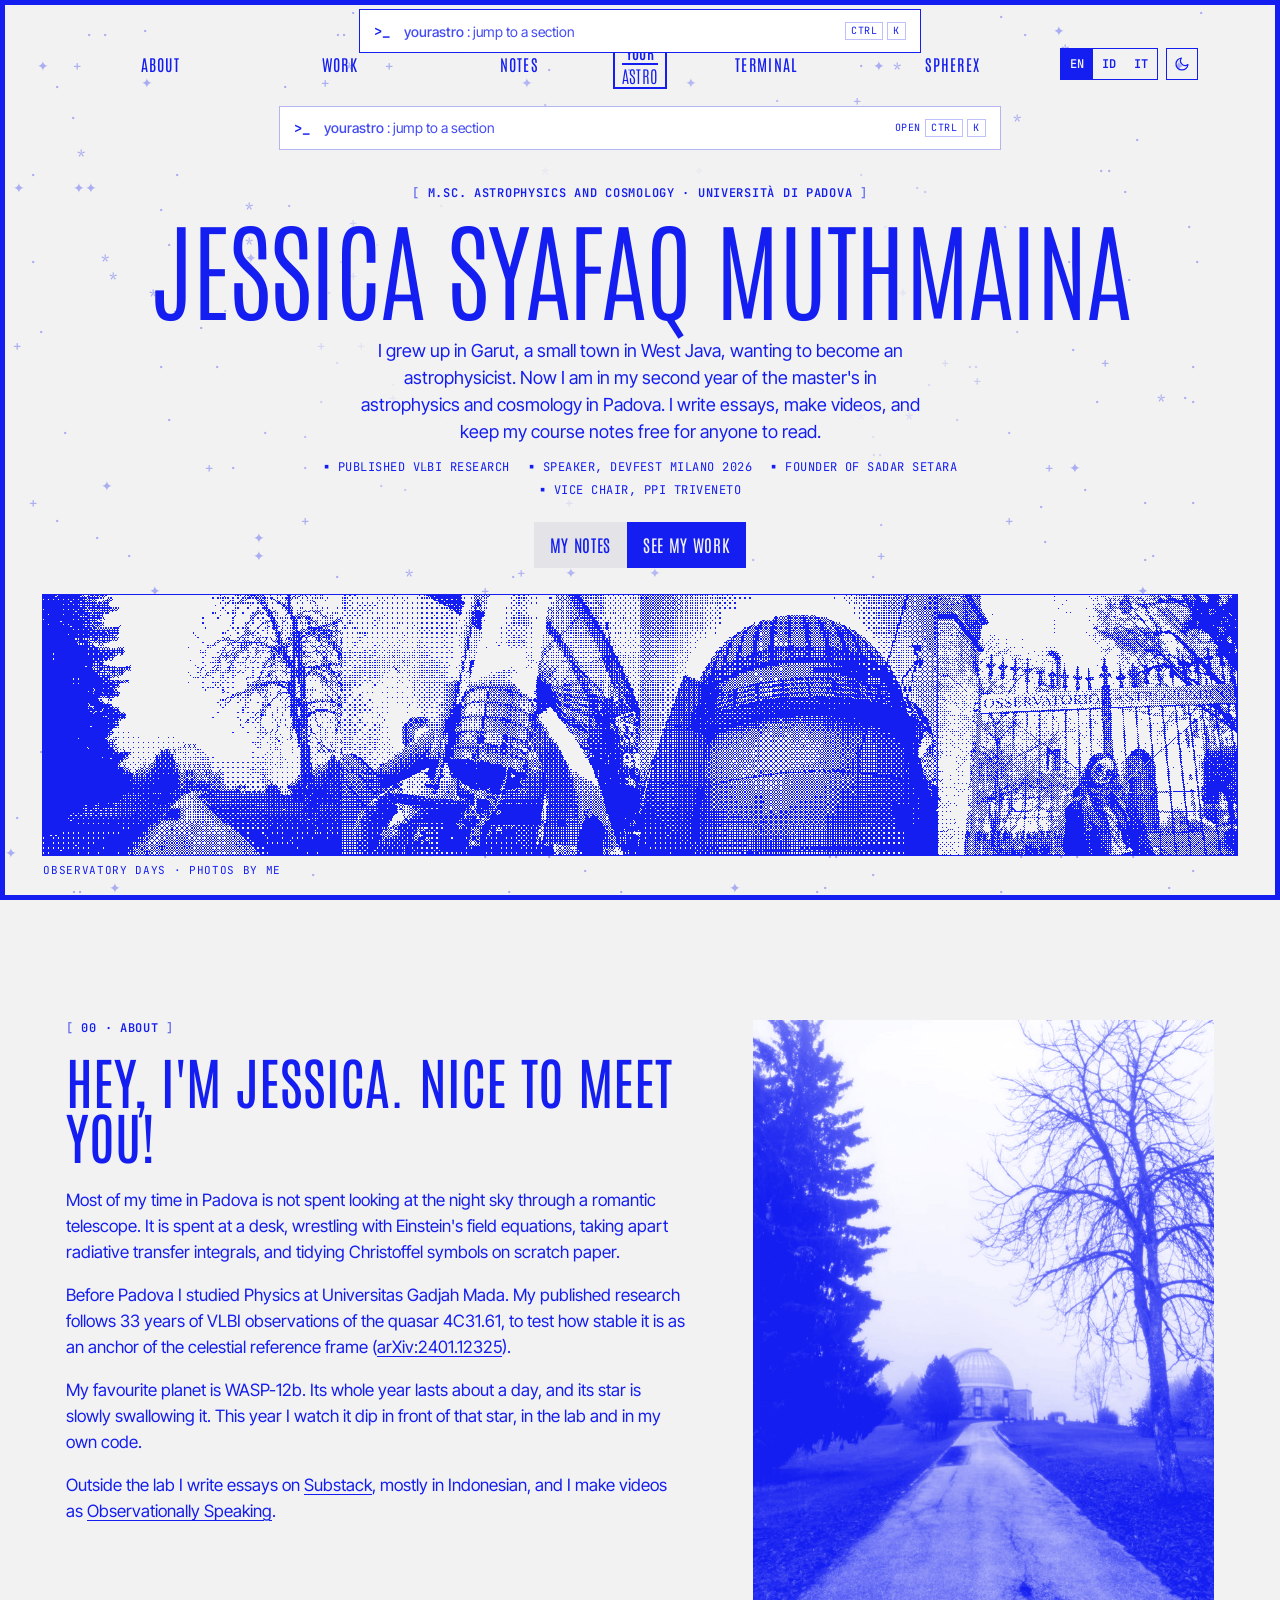
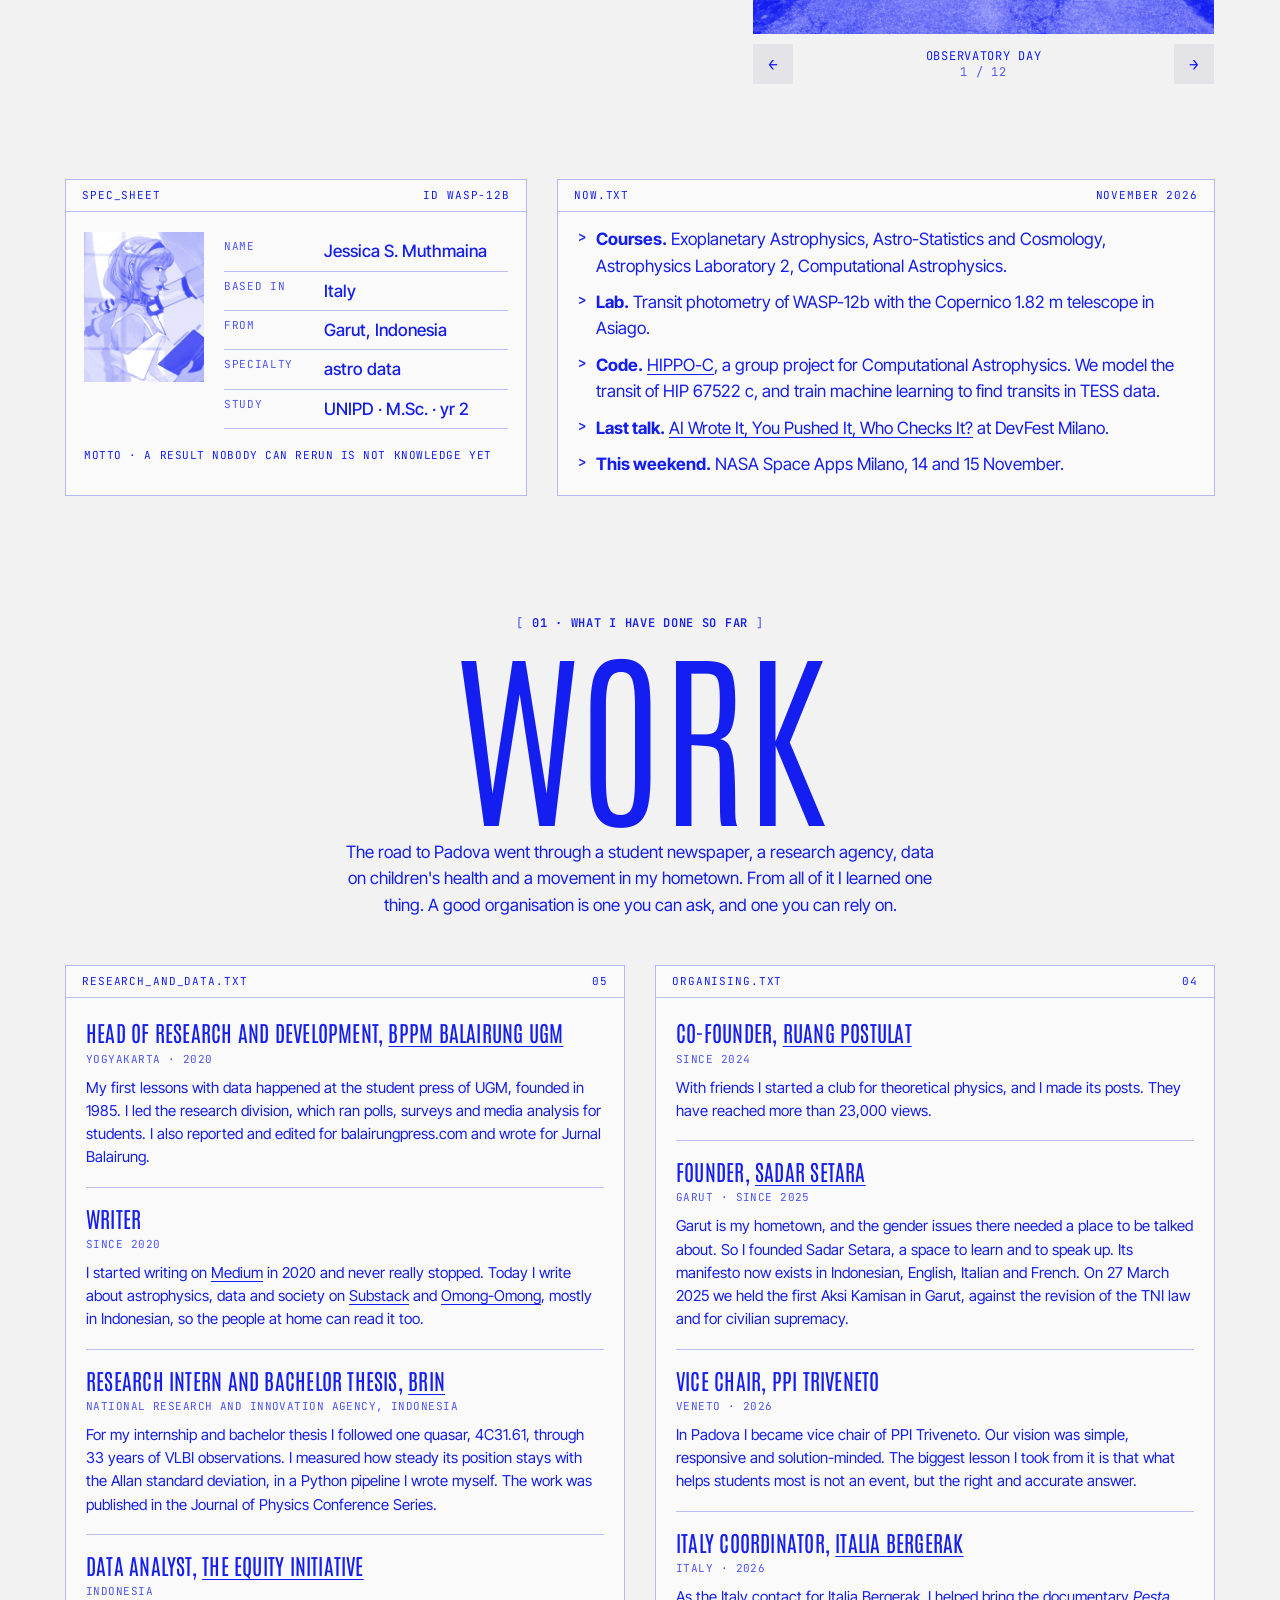
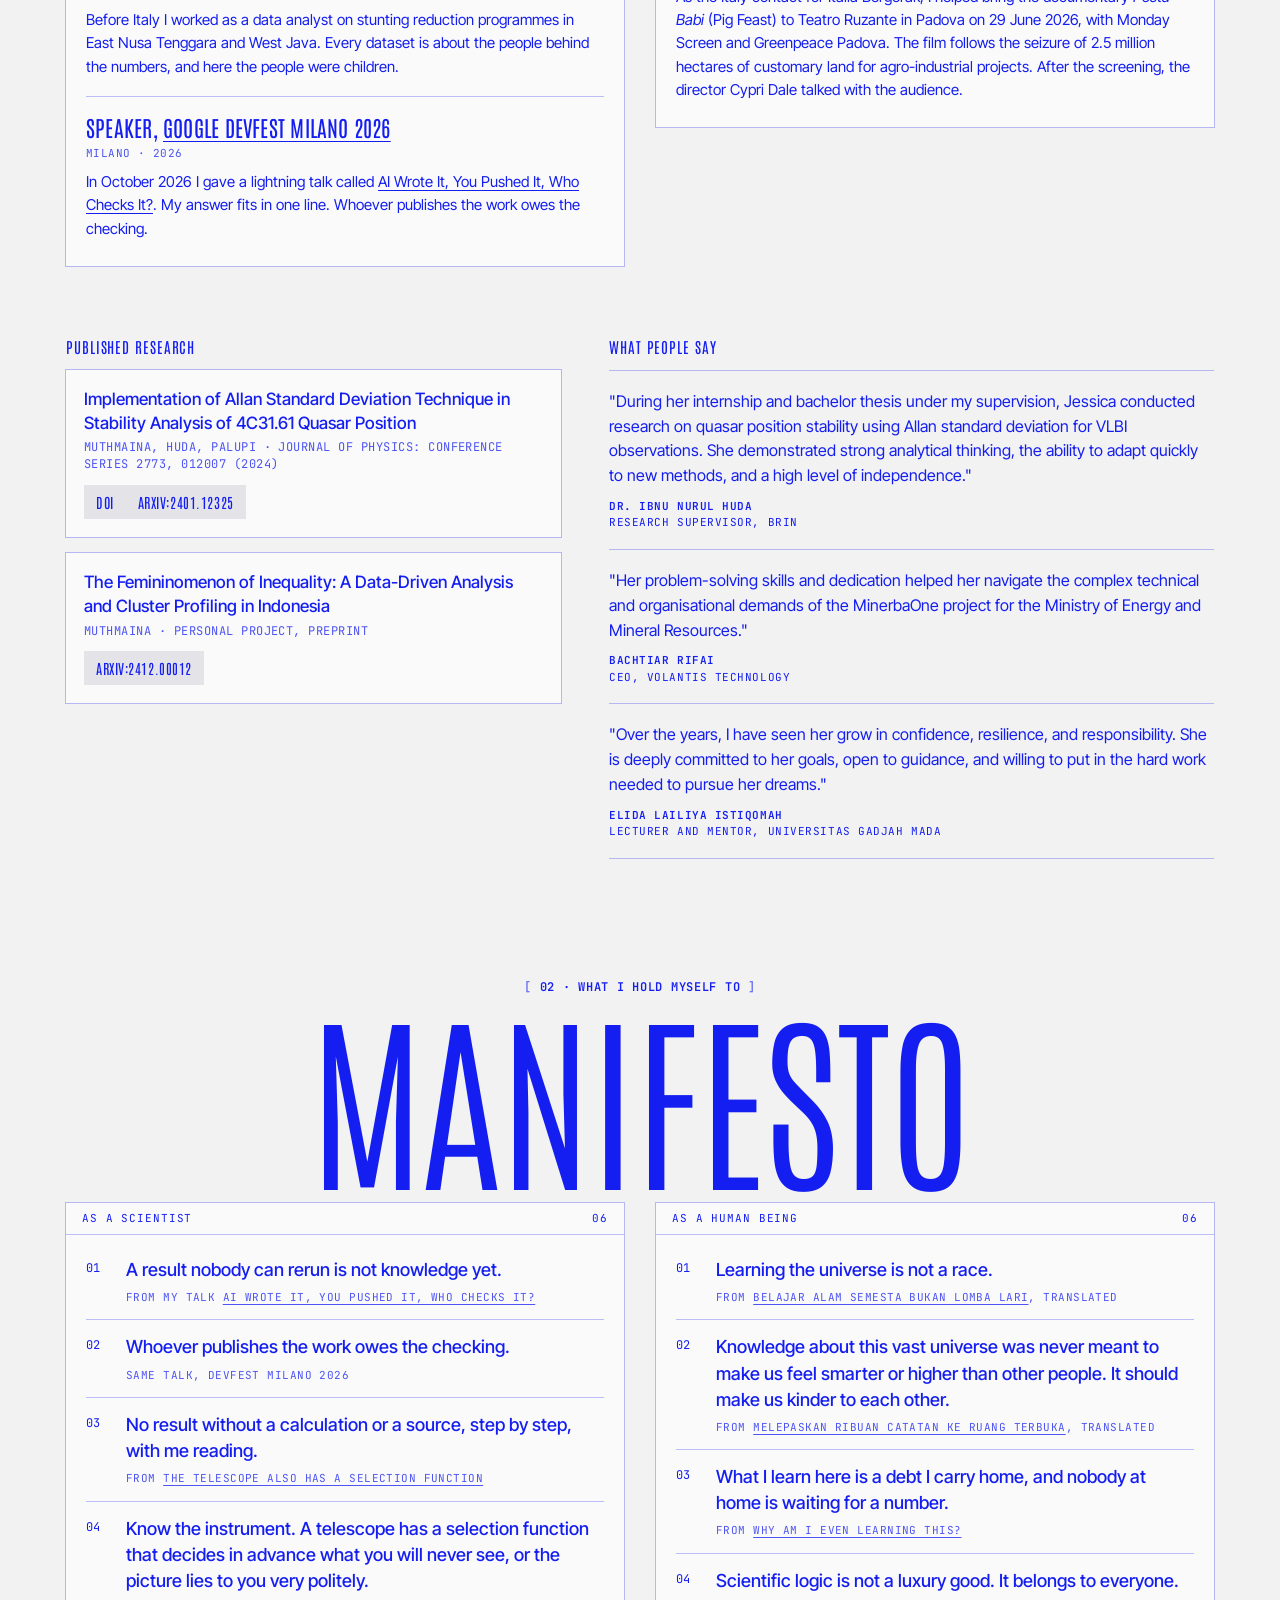
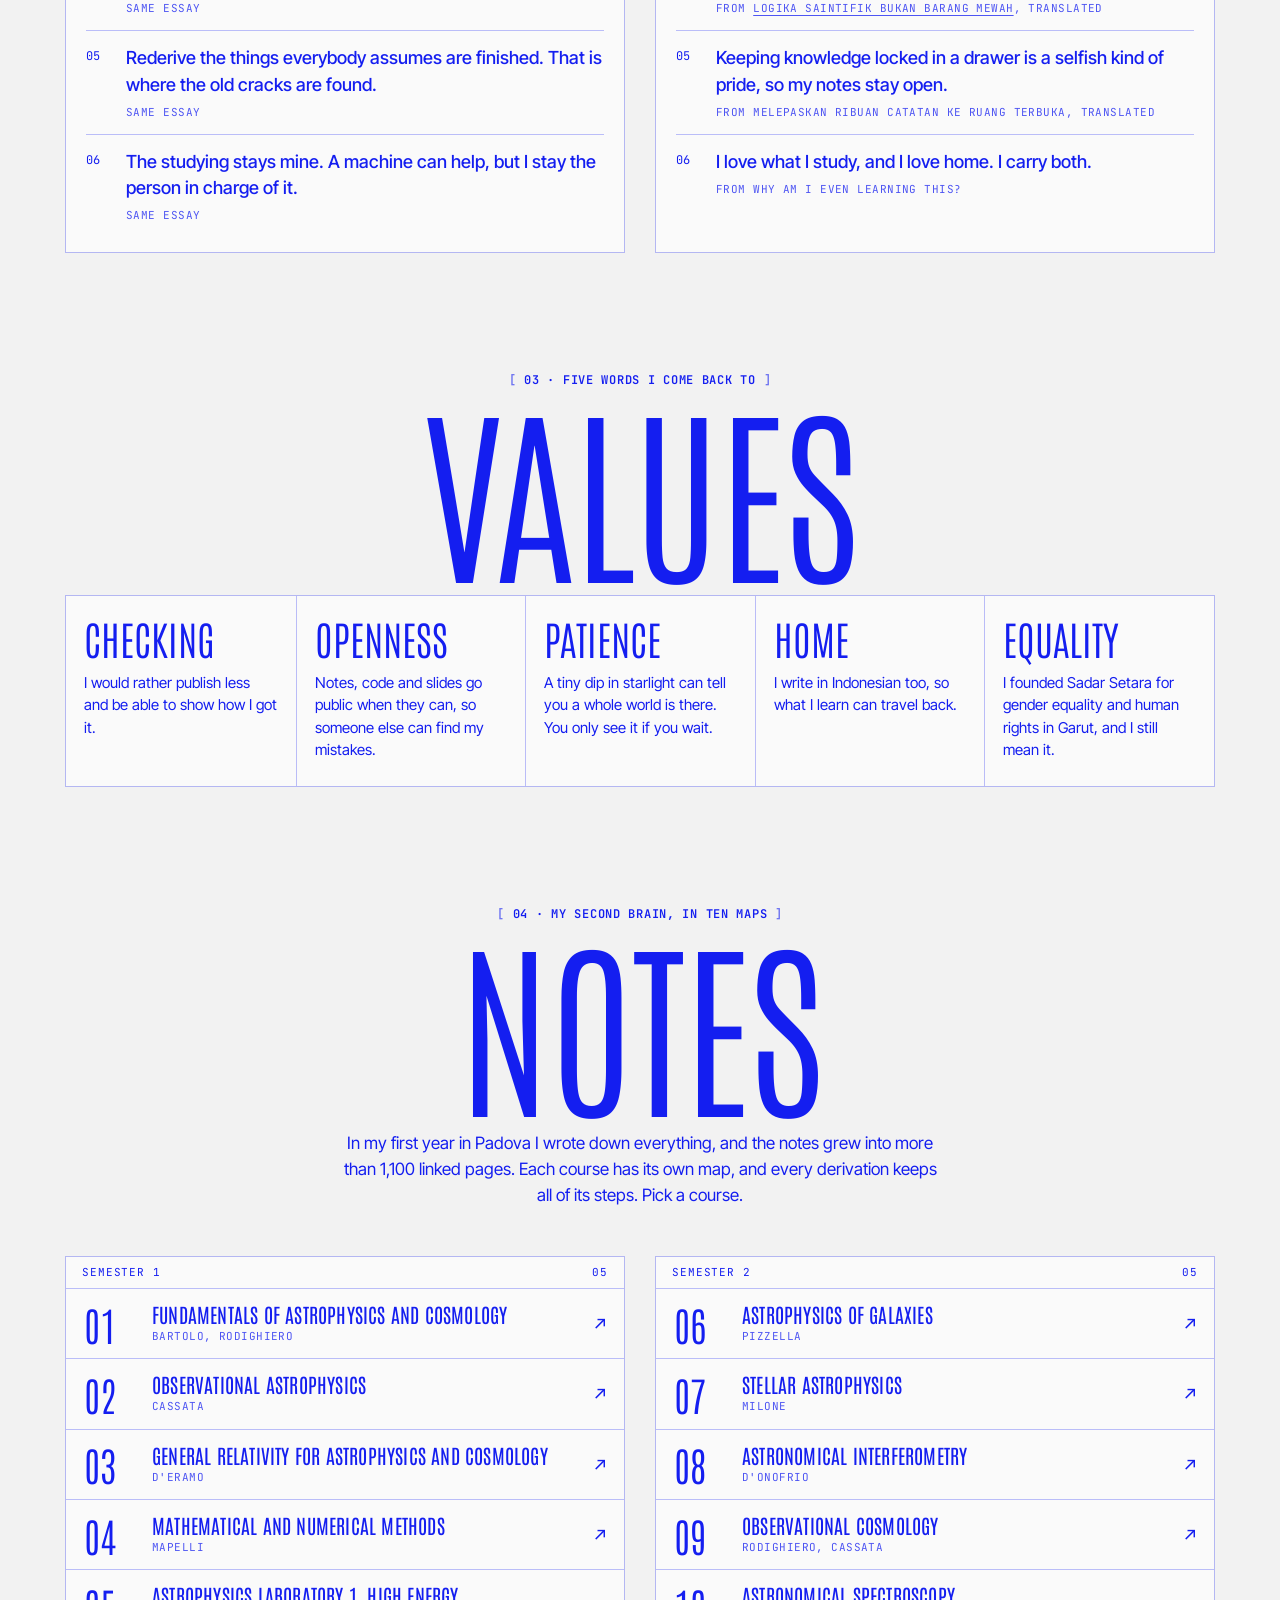
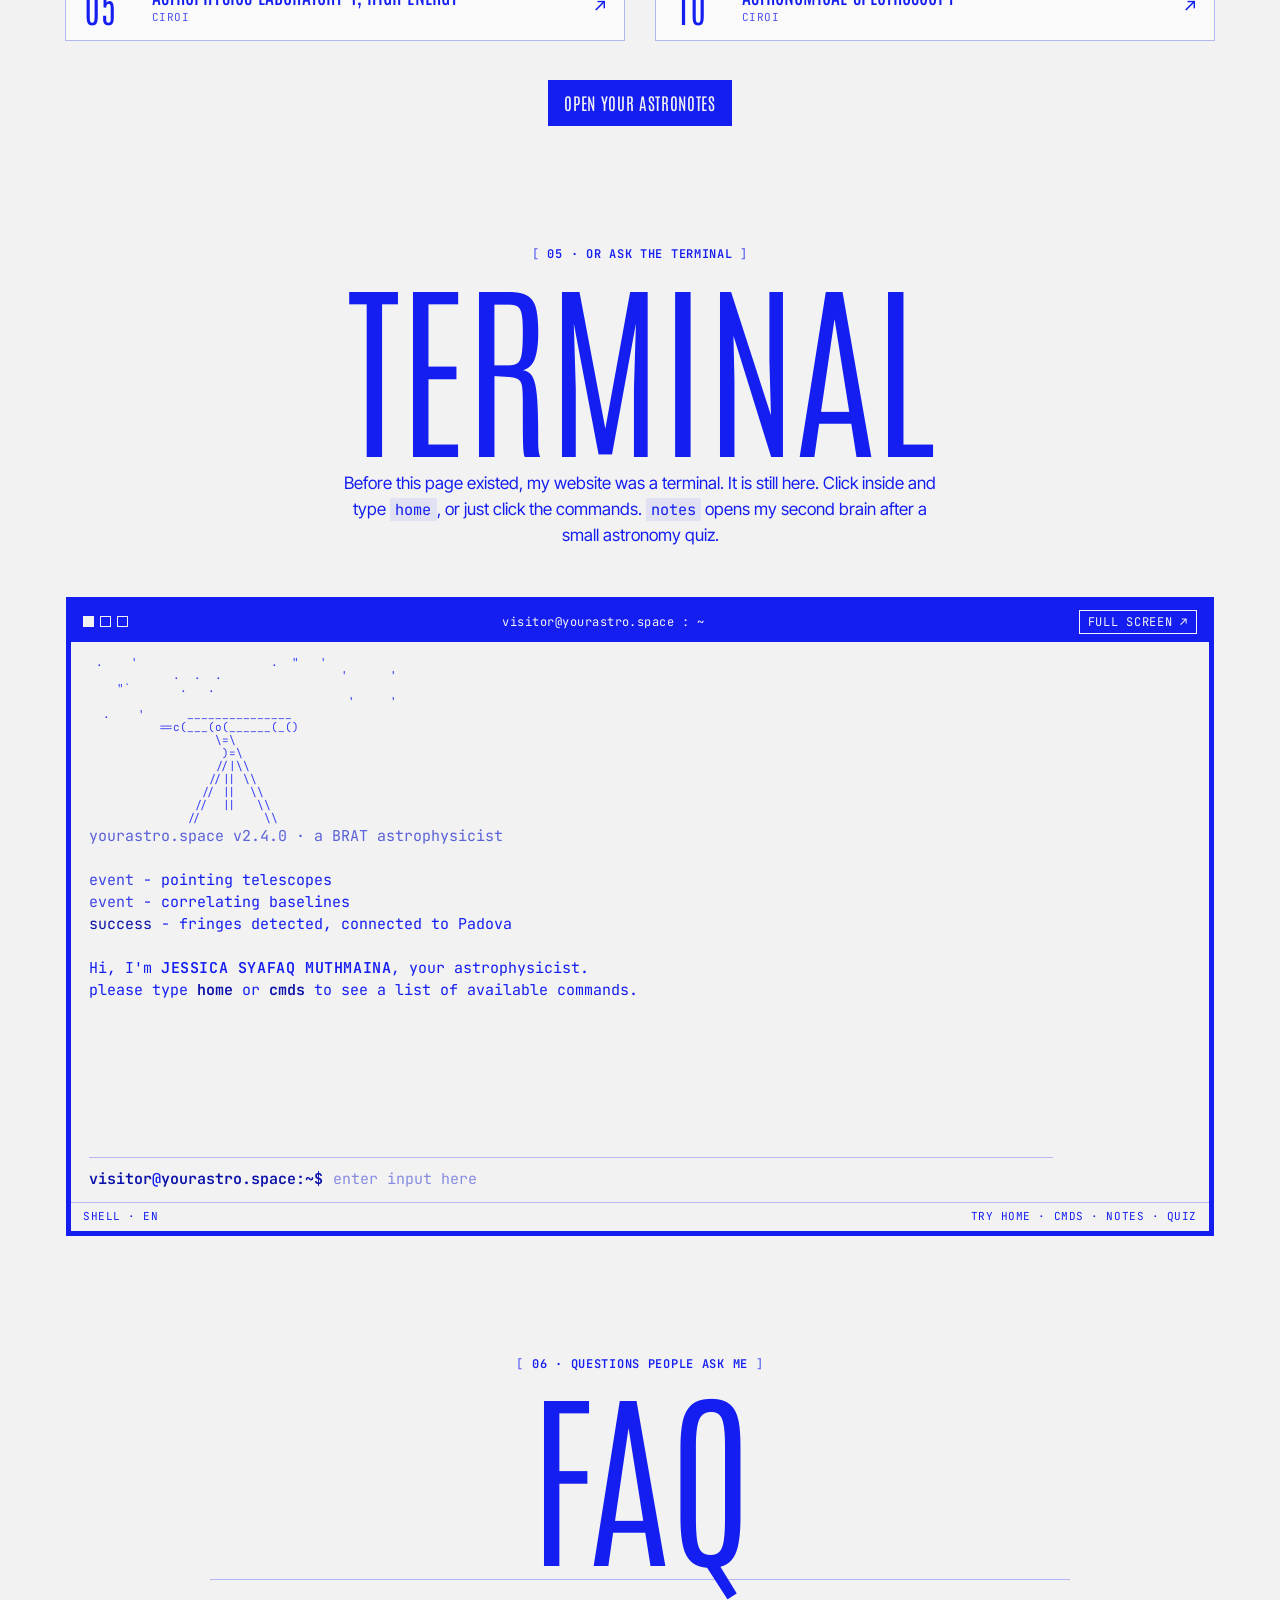
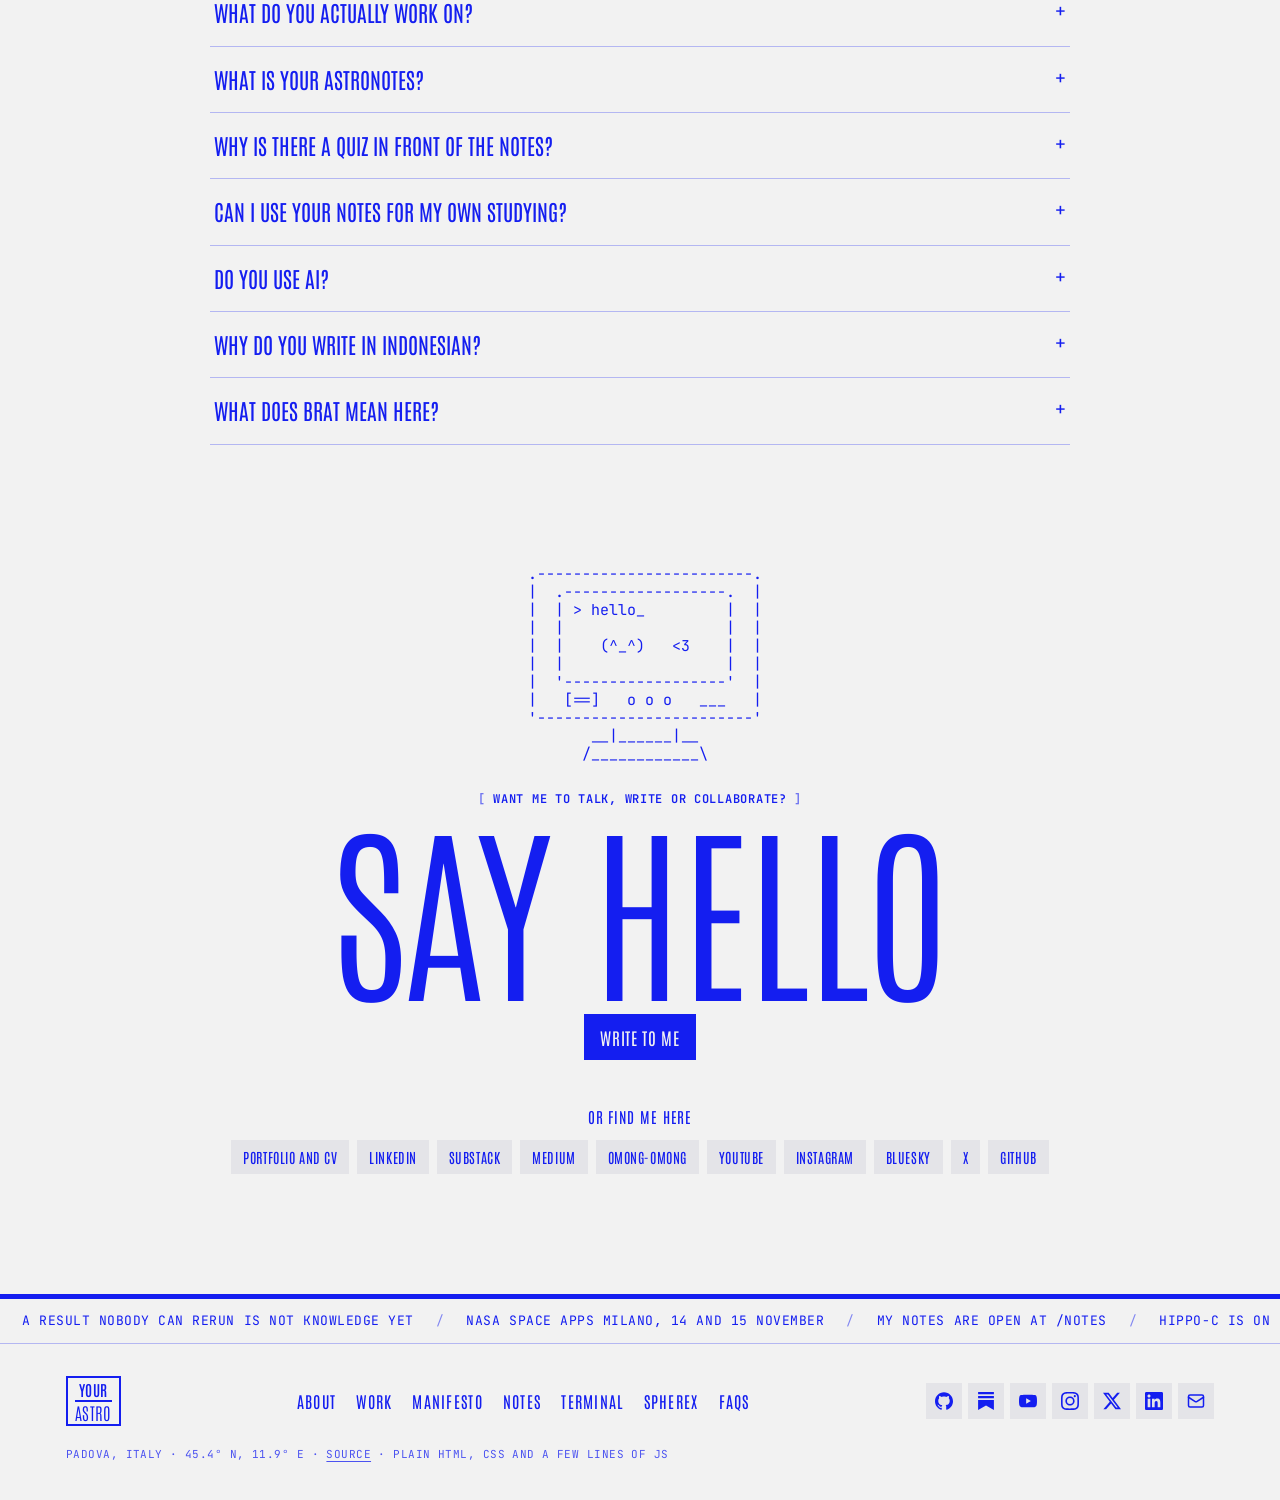
<file: index.html>
<!DOCTYPE html>
<html lang="en">
<head>
    <meta charset="UTF-8">
    <script>try{var t=localStorage.getItem("yas-theme");if(t==="dark"||t==="light")document.documentElement.dataset.theme=t}catch(e){}</script>
    <meta name="viewport" content="width=device-width, initial-scale=1.0">
    <title>Jessica Syafaq Muthmaina | yourastro.space</title>
    <meta name="description" content="Jessica Syafaq Muthmaina, astrophysics and cosmology student from Garut, Indonesia. Research, data work, organising, a manifesto, open course notes and a terminal. In English, Indonesian and Italian.">
    <meta property="og:title" content="Jessica Syafaq Muthmaina">
    <meta property="og:description" content="Astrophysics and cosmology student from Garut, Indonesia. Research and organising work, essays, videos, and course notes free for anyone to read.">
    <meta property="og:url" content="https://www.yourastro.space/">
    <link rel="canonical" href="https://www.yourastro.space/">
    <meta name="twitter:card" content="summary">
    <meta property="og:image" content="https://www.yourastro.space/img/jessica-portrait.jpg">
    <meta property="og:image:alt" content="Illustrated portrait of Jessica with teal and pink hair, holding a book in front of a telescope">
    <meta property="og:type" content="website">
    <meta name="theme-color" content="#f2f2f2">
    <link rel="icon" type="image/png" href="/img/favicon.png?v=2">
    <link rel="apple-touch-icon" href="/img/apple-touch-icon.png?v=2">
    <link rel="preconnect" href="https://fonts.googleapis.com">
    <link rel="preconnect" href="https://fonts.gstatic.com" crossorigin>
    <link href="https://fonts.googleapis.com/css2?family=Antonio:wght@200;400;600&family=Inter+Tight:ital,wght@0,400;0,500;0,700;1,400&family=JetBrains+Mono:wght@400;600&display=swap" rel="stylesheet">
    <link rel="stylesheet" href="/home.css?v=6">
</head>
<body>
    <a class="skip" href="#main" data-i18n="skip">Skip to content</a>

    <!-- framed first screen -->
    <div class="frame">
        <pre class="sky" aria-hidden="true"></pre>
        <header class="top">
            <nav class="nav-l" aria-label="Sections">
                <a href="#about" data-i18n="n.about">about</a>
                <a href="#work" data-i18n="n.work">work</a>
                <a href="/notes/" data-i18n="n.notes">notes</a>
            </nav>
            <a class="mark" href="/" aria-label="yourastro.space, home"><span>your</span><span>astro</span></a>
            <div class="nav-r">
                <nav aria-label="Pages">
                    <a href="/terminal/">terminal</a>
                    <a href="/SPHEREx/">SPHEREx</a>
                </nav>
                <div class="tools">
                <div class="lang" role="group" aria-label="Language / Bahasa / Lingua">
                    <button type="button" data-lang="en" aria-pressed="true" title="English">EN</button>
                    <button type="button" data-lang="id" aria-pressed="false" title="Bahasa Indonesia">ID</button>
                    <button type="button" data-lang="it" aria-pressed="false" title="Italiano">IT</button>
                </div>
                <button type="button" class="theme-toggle" aria-label="Switch to dark mode" title="Dark mode"><svg class="t-moon" viewBox="0 0 24 24" fill="none" stroke="currentColor" stroke-width="1.8" stroke-linecap="round" stroke-linejoin="round" aria-hidden="true"><path d="M21 12.8A9 9 0 1 1 11.2 3a7 7 0 0 0 9.8 9.8z"/></svg><svg class="t-sun" viewBox="0 0 24 24" fill="none" stroke="currentColor" stroke-width="1.8" stroke-linecap="round" aria-hidden="true"><circle cx="12" cy="12" r="4"/><path d="M12 2v2M12 20v2M4.9 4.9l1.4 1.4M17.7 17.7l1.4 1.4M2 12h2M20 12h2M4.9 19.1l1.4-1.4M17.7 6.3l1.4-1.4"/></svg></button>
                </div>
            </div>
        </header>

        <!-- command bar: opens the jump palette -->
        <button class="cmdbar" type="button" aria-haspopup="dialog" aria-controls="cmdk">
            <span class="cmd-glyph" aria-hidden="true">&gt;_</span>
            <span class="cmd-text"><b>yourastro</b> : <span data-i18n="k.bar">jump to a section</span></span>
            <span class="cmd-keys"><span data-i18n="k.open">open</span> <kbd class="k-mod">Ctrl</kbd><kbd>K</kbd></span>
        </button>

        <section class="hero">
                <p class="eyebrow" data-i18n="h.eye">M.Sc. astrophysics and cosmology · Università di Padova</p>
                <h1>Jessica Syafaq Muthmaina</h1>
                <p class="lede" data-i18n="h.lede">I grew up in Garut, a small town in West Java, wanting to become an astrophysicist. Now I am in my second year of the master's in astrophysics and cosmology in Padova. I write essays, make videos, and keep my course notes free for anyone to read.</p>
                <ul class="creds" aria-label="In short">
                    <li data-i18n="h.c1">Published VLBI research</li>
                    <li data-i18n="h.c2">Speaker, DevFest Milano 2026</li>
                    <li data-i18n="h.c3">Founder of Sadar Setara</li>
                    <li data-i18n="h.c4">Vice chair, PPI Triveneto</li>
                </ul>
                <div class="btns">
                    <a class="btn btn-grey" href="/notes/" data-i18n="h.b2">my notes</a>
                    <a class="btn" href="#work" data-i18n="h.b1">see my work</a>
                </div>
        </section>

        <!-- dithered strip of my own photos, inside the frame -->
        <figure class="strip">
            <div class="strip-row">
                <img src="/img/dither/obs-01.png" alt="A road lined with trees leading to an observatory dome, in blue halftone" width="720" height="900">
                <img src="/img/dither/obs-06.png" alt="A large reflecting telescope under the open dome, in blue halftone" width="720" height="900" loading="lazy">
                <img src="/img/dither/obs-12.png" alt="The observatory dome against the evening sky, in blue halftone" width="720" height="900" loading="lazy">
                <img src="/img/dither/gate.png" alt="Jessica at the gate of the Osservatorio Astronomico, in blue halftone" width="900" height="1200" loading="lazy">
            </div>
            <figcaption data-i18n="h.cap">observatory days · photos by me</figcaption>
        </figure>
    </div>

    <main id="main" class="page">
        <!-- about -->
        <section id="about" class="sec about">
            <div class="about-text">
                <p class="eyebrow left" data-i18n="a.label">00 · about</p>
                <h2 class="mid" data-i18n="a.h">Hey, I'm Jessica. Nice to meet you!</h2>
                <p data-i18n="a.p1">Most of my time in Padova is not spent looking at the night sky through a romantic telescope. It is spent at a desk, wrestling with Einstein's field equations, taking apart radiative transfer integrals, and tidying Christoffel symbols on scratch paper.</p>
                <p data-i18n="a.p2">Before Padova I studied Physics at Universitas Gadjah Mada. My published research follows 33 years of VLBI observations of the quasar 4C31.61, to test how stable it is as an anchor of the celestial reference frame (<a href="https://arxiv.org/abs/2401.12325">arXiv:2401.12325</a>).</p>
                <p data-i18n="a.p3">My favourite planet is WASP-12b. Its whole year lasts about a day, and its star is slowly swallowing it. This year I watch it dip in front of that star, in the lab and in my own code.</p>
                <p data-i18n="a.p4">Outside the lab I write essays on <a href="https://yourastrophysicist.substack.com">Substack</a>, mostly in Indonesian, and I make videos as <a href="https://www.youtube.com/@obspeaking">Observationally Speaking</a>.</p>
            </div>
            <figure class="carousel duo" aria-roledescription="carousel" aria-label="Photos from a day at the observatory">
                <ul class="track" tabindex="0">
                    <li class="slide" role="group" aria-roledescription="slide" aria-label="1 of 12"><img src="/img/ig/observatory/01.jpg" alt="A road lined with bare trees leading to an observatory dome on a misty day" width="720" height="960" loading="lazy"></li>
                    <li class="slide" role="group" aria-roledescription="slide" aria-label="2 of 12"><img src="/img/ig/observatory/02.jpg" alt="Cows grazing on a brown autumn meadow below a pine forest" width="720" height="960" loading="lazy"></li>
                    <li class="slide" role="group" aria-roledescription="slide" aria-label="3 of 12"><img src="/img/ig/observatory/03.jpg" alt="A small open window in a dark wall framing the observatory dome outside" width="720" height="960" loading="lazy"></li>
                    <li class="slide" role="group" aria-roledescription="slide" aria-label="4 of 12"><img src="/img/ig/observatory/04.jpg" alt="Jessica in a white puffer jacket and red scarf looking up at the observatory dome" width="720" height="960" loading="lazy"></li>
                    <li class="slide" role="group" aria-roledescription="slide" aria-label="5 of 12"><img src="/img/ig/observatory/05.jpg" alt="Autumn trees seen through a tall green-framed window" width="720" height="960" loading="lazy"></li>
                    <li class="slide" role="group" aria-roledescription="slide" aria-label="6 of 12"><img src="/img/ig/observatory/06.jpg" alt="A large white reflecting telescope under the open dome" width="720" height="960" loading="lazy"></li>
                    <li class="slide" role="group" aria-roledescription="slide" aria-label="7 of 12"><img src="/img/ig/observatory/07.jpg" alt="The open instrument box of the telescope, full of cables and green panels" width="720" height="960" loading="lazy"></li>
                    <li class="slide" role="group" aria-roledescription="slide" aria-label="8 of 12"><img src="/img/ig/observatory/08.jpg" alt="Jessica in a beanie and red scarf smiling outside the dome, with autumn hills behind" width="720" height="960" loading="lazy"></li>
                    <li class="slide" role="group" aria-roledescription="slide" aria-label="9 of 12"><img src="/img/ig/observatory/09.jpg" alt="A small telescope in a wooden dome in front of a projector screen" width="720" height="960" loading="lazy"></li>
                    <li class="slide" role="group" aria-roledescription="slide" aria-label="10 of 12"><img src="/img/ig/observatory/10.jpg" alt="A doorway with a warning sign for suspended loads, opening onto the dome balcony" width="720" height="960" loading="lazy"></li>
                    <li class="slide" role="group" aria-roledescription="slide" aria-label="11 of 12"><img src="/img/ig/observatory/11.jpg" alt="Hands holding an old bound volume of observatory publications" width="720" height="960" loading="lazy"></li>
                    <li class="slide" role="group" aria-roledescription="slide" aria-label="12 of 12"><img src="/img/ig/observatory/12.jpg" alt="The observatory dome against a dark blue evening sky" width="720" height="960" loading="lazy"></li>
                </ul>
                <figcaption><button class="car-btn" type="button" data-dir="-1" aria-label="Previous photo">&larr;</button><span class="car-cap"><span data-i18n="a.car">observatory day</span> <span class="car-count" aria-live="polite">1 / 12</span></span><button class="car-btn" type="button" data-dir="1" aria-label="Next photo">&rarr;</button></figcaption>
            </figure>
        </section>

        <!-- spec sheet + now.txt -->
        <section class="pair" aria-label="At a glance">
            <div class="panel spec">
                <div class="panel-bar"><span>spec_sheet</span><span>ID WASP-12b</span></div>
                <div class="spec-body">
                    <div class="duo spec-photo"><img src="/img/jessica-portrait.jpg" alt="Illustrated portrait of Jessica with teal and pink hair" width="640" height="640"></div>
                    <dl>
                        <div><dt data-i18n="id.name">Name</dt><dd>Jessica S. Muthmaina</dd></div>
                        <div><dt data-i18n="id.based">Based in</dt><dd data-i18n="id.italy">Italy</dd></div>
                        <div><dt data-i18n="id.from">From</dt><dd>Garut, Indonesia</dd></div>
                        <div><dt data-i18n="id.spec">Specialty</dt><dd data-i18n="id.astro">astro data</dd></div>
                        <div><dt data-i18n="id.study">Study</dt><dd>UNIPD · M.Sc. · yr 2</dd></div>
                    </dl>
                </div>
                <p class="spec-motto" data-i18n="id.motto">Motto · a result nobody can rerun is not knowledge yet</p>
            </div>
            <div class="panel now" role="region" aria-labelledby="now-title">
                <div class="panel-bar"><span id="now-title">now.txt</span><span>November 2026</span></div>
                <ul>
                    <li data-i18n="now.1"><strong>Courses.</strong> Exoplanetary Astrophysics, Astro-Statistics and Cosmology, Astrophysics Laboratory 2, Computational Astrophysics.</li>
                    <li data-i18n="now.2"><strong>Lab.</strong> Transit photometry of WASP-12b with the Copernico 1.82 m telescope in Asiago.</li>
                    <li data-i18n="now.3"><strong>Code.</strong> <a href="https://github.com/doddamre/HIPPO-C">HIPPO-C</a>, a group project for Computational Astrophysics. We model the transit of HIP 67522 c, and train machine learning to find transits in TESS data.</li>
                    <li data-i18n="now.4"><strong>Last talk.</strong> <a href="https://github.com/yourastrophysicist/gdg-devfest-milano-2026">AI Wrote It, You Pushed It, Who Checks It?</a> at DevFest Milano.</li>
                    <li data-i18n="now.5"><strong>This weekend.</strong> NASA Space Apps Milano, 14 and 15 November.</li>
                </ul>
            </div>
        </section>

        <!-- experience -->
        <section id="work" class="sec">
            <p class="eyebrow" data-i18n="w.label">01 · what I have done so far</p>
            <h2 class="giant" data-i18n="w.h">Work</h2>
            <p class="sub" data-i18n="w.sub">The road to Padova went through a student newspaper, a research agency, data on children's health and a movement in my hometown. From all of it I learned one thing. A good organisation is one you can ask, and one you can rely on.</p>

            <div class="cv">
                <div class="panel">
                    <div class="panel-bar"><span>research_and_data.txt</span><span>05</span></div>
                    <ol class="roles">
                        <li>
                            <h3 data-i18n="r3.h">Head of research and development, <a href="https://balairungpress.com/">BPPM Balairung UGM</a></h3>
                            <p class="meta">Yogyakarta · 2020</p>
                            <p data-i18n="r3.d">My first lessons with data happened at the student press of UGM, founded in 1985. I led the research division, which ran polls, surveys and media analysis for students. I also reported and edited for balairungpress.com and wrote for Jurnal Balairung.</p>
                        </li>
                        <li>
                            <h3 data-i18n="r5.h">Writer</h3>
                            <p class="meta" data-i18n="r5.m">since 2020</p>
                            <p data-i18n="r5.d">I started writing on <a href="https://syafaqmuth.medium.com/">Medium</a> in 2020 and never really stopped. Today I write about astrophysics, data and society on <a href="https://yourastrophysicist.substack.com/">Substack</a> and <a href="https://omong-omong.com/user/yourastrophysicist/">Omong-Omong</a>, mostly in Indonesian, so the people at home can read it too.</p>
                        </li>
                        <li>
                            <h3 data-i18n="r1.h">Research intern and bachelor thesis, <a href="https://www.brin.go.id/">BRIN</a></h3>
                            <p class="meta" data-i18n="r1.m">National Research and Innovation Agency, Indonesia</p>
                            <p data-i18n="r1.d">For my internship and bachelor thesis I followed one quasar, 4C31.61, through 33 years of VLBI observations. I measured how steady its position stays with the Allan standard deviation, in a Python pipeline I wrote myself. The work was published in the Journal of Physics Conference Series.</p>
                        </li>
                        <li>
                            <h3 data-i18n="r2.h">Data analyst, <a href="https://www.equityinitiative.org/">The Equity Initiative</a></h3>
                            <p class="meta">Indonesia</p>
                            <p data-i18n="r2.d">Before Italy I worked as a data analyst on stunting reduction programmes in East Nusa Tenggara and West Java. Every dataset is about the people behind the numbers, and here the people were children.</p>
                        </li>
                        <li>
                            <h3 data-i18n="r4.h">Speaker, <a href="https://2026.devfestmilano.it/it/speakers/jessica-syafaq-muthmaina/">Google DevFest Milano 2026</a></h3>
                            <p class="meta">Milano · 2026</p>
                            <p data-i18n="r4.d">In October 2026 I gave a lightning talk called <a href="https://github.com/yourastrophysicist/gdg-devfest-milano-2026">AI Wrote It, You Pushed It, Who Checks It?</a>. My answer fits in one line. Whoever publishes the work owes the checking.</p>
                        </li>
                    </ol>
                </div>

                <div class="panel">
                    <div class="panel-bar"><span>organising.txt</span><span>04</span></div>
                    <ol class="roles">
                        <li>
                            <h3 data-i18n="o4.h">Co-founder, <a href="https://www.instagram.com/ruang_postulat/">Ruang Postulat</a></h3>
                            <p class="meta" data-i18n="o4.m">since 2024</p>
                            <p data-i18n="o4.d">With friends I started a club for theoretical physics, and I made its posts. They have reached more than 23,000 views.</p>
                        </li>
                        <li>
                            <h3 data-i18n="o3.h">Founder, <a href="https://www.instagram.com/sadarsetara/">Sadar Setara</a></h3>
                            <p class="meta" data-i18n="o3.m">Garut · since 2025</p>
                            <p data-i18n="o3.d">Garut is my hometown, and the gender issues there needed a place to be talked about. So I founded Sadar Setara, a space to learn and to speak up. Its manifesto now exists in Indonesian, English, Italian and French. On 27 March 2025 we held the first Aksi Kamisan in Garut, against the revision of the TNI law and for civilian supremacy.</p>
                        </li>
                        <li>
                            <h3 data-i18n="o1.h">Vice chair, PPI Triveneto</h3>
                            <p class="meta">Veneto · 2026</p>
                            <p data-i18n="o1.d">In Padova I became vice chair of PPI Triveneto. Our vision was simple, responsive and solution-minded. The biggest lesson I took from it is that what helps students most is not an event, but the right and accurate answer.</p>
                        </li>
                        <li>
                            <h3 data-i18n="o2.h">Italy coordinator, <a href="https://www.instagram.com/italiabergerak/">Italia Bergerak</a></h3>
                            <p class="meta" data-i18n="o2.m">Italy · 2026</p>
                            <p data-i18n="o2.d">As the Italy contact for Italia Bergerak, I helped bring the documentary <i>Pesta Babi</i> (Pig Feast) to Teatro Ruzante in Padova on 29 June 2026, with Monday Screen and Greenpeace Padova. The film follows the seizure of 2.5 million hectares of customary land for agro-industrial projects. After the screening, the director Cypri Dale talked with the audience.</p>
                        </li>
                    </ol>
                </div>
            </div>

            <div class="split">
                <div>
                    <h3 class="small-head" data-i18n="p.h">published research</h3>
                    <ul class="pubs">
                        <li>
                            <p class="pub-title">Implementation of Allan Standard Deviation Technique in Stability Analysis of 4C31.61 Quasar Position</p>
                            <p class="meta">Muthmaina, Huda, Palupi · Journal of Physics: Conference Series 2773, 012007 (2024)</p>
                            <p class="pub-links"><a class="btn btn-grey btn-sm" href="https://iopscience.iop.org/article/10.1088/1742-6596/2773/1/012007/meta">DOI</a><a class="btn btn-grey btn-sm" href="https://arxiv.org/abs/2401.12325">arXiv:2401.12325</a></p>
                        </li>
                        <li>
                            <p class="pub-title">The Femininomenon of Inequality: A Data-Driven Analysis and Cluster Profiling in Indonesia</p>
                            <p class="meta" data-i18n="p2.m">Muthmaina · personal project, preprint</p>
                            <p class="pub-links"><a class="btn btn-grey btn-sm" href="https://arxiv.org/abs/2412.00012">arXiv:2412.00012</a></p>
                        </li>
                    </ul>
                </div>
                <div>
                    <h3 class="small-head" data-i18n="q.h">what people say</h3>
                    <div class="quotes">
                        <figure>
                            <blockquote data-i18n="q1">"During her internship and bachelor thesis under my supervision, Jessica conducted research on quasar position stability using Allan standard deviation for VLBI observations. She demonstrated strong analytical thinking, the ability to adapt quickly to new methods, and a high level of independence."</blockquote>
                            <figcaption><b>Dr. Ibnu Nurul Huda</b> <span data-i18n="q1.c">research supervisor, BRIN</span></figcaption>
                        </figure>
                        <figure>
                            <blockquote data-i18n="q2">"Her problem-solving skills and dedication helped her navigate the complex technical and organisational demands of the MinerbaOne project for the Ministry of Energy and Mineral Resources."</blockquote>
                            <figcaption><b>Bachtiar Rifai</b> <span data-i18n="q2.c">CEO, Volantis Technology</span></figcaption>
                        </figure>
                        <figure>
                            <blockquote data-i18n="q3">"Over the years, I have seen her grow in confidence, resilience, and responsibility. She is deeply committed to her goals, open to guidance, and willing to put in the hard work needed to pursue her dreams."</blockquote>
                            <figcaption><b>Elida Lailiya Istiqomah</b> <span data-i18n="q3.c">lecturer and mentor, Universitas Gadjah Mada</span></figcaption>
                        </figure>
                    </div>
                </div>
            </div>
        </section>

        <!-- manifesto -->
        <section id="manifesto" class="sec">
            <p class="eyebrow" data-i18n="m.label">02 · what I hold myself to</p>
            <h2 class="giant">Manifesto</h2>
            <div class="papers">
                <div class="panel">
                    <div class="panel-bar"><span data-i18n="m.s">as a scientist</span><span>06</span></div>
                    <ol class="tenets">
                        <li><p data-i18n="m1">A result nobody can rerun is not knowledge yet.</p><cite data-i18n="m1.c">from my talk <a href="https://github.com/yourastrophysicist/gdg-devfest-milano-2026">AI Wrote It, You Pushed It, Who Checks It?</a></cite></li>
                        <li><p data-i18n="m2">Whoever publishes the work owes the checking.</p><cite data-i18n="m2.c">same talk, DevFest Milano 2026</cite></li>
                        <li><p data-i18n="m3">No result without a calculation or a source, step by step, with me reading.</p><cite data-i18n="m3.c">from <a href="https://yourastrophysicist.substack.com/p/the-telescope-also-has-a-selection">The Telescope Also Has a Selection Function</a></cite></li>
                        <li><p data-i18n="m4">Know the instrument. A telescope has a selection function that decides in advance what you will never see, or the picture lies to you very politely.</p><cite data-i18n="m.same">same essay</cite></li>
                        <li><p data-i18n="m5">Rederive the things everybody assumes are finished. That is where the old cracks are found.</p><cite data-i18n="m.same">same essay</cite></li>
                        <li><p data-i18n="m6">The studying stays mine. A machine can help, but I stay the person in charge of it.</p><cite data-i18n="m.same">same essay</cite></li>
                    </ol>
                </div>
                <div class="panel">
                    <div class="panel-bar"><span data-i18n="m.p">as a human being</span><span>06</span></div>
                    <ol class="tenets">
                        <li><p data-i18n="h1">Learning the universe is not a race.</p><cite data-i18n="h1.c">from <a lang="id" href="https://yourastrophysicist.substack.com/p/belajar-alam-semesta-bukan-lomba">Belajar Alam Semesta Bukan Lomba Lari</a>, translated</cite></li>
                        <li><p data-i18n="h2">Knowledge about this vast universe was never meant to make us feel smarter or higher than other people. It should make us kinder to each other.</p><cite data-i18n="h2.c">from <a lang="id" href="https://yourastrophysicist.substack.com/p/melepaskan-ribuan-catatan-ke-ruang">Melepaskan Ribuan Catatan ke Ruang Terbuka</a>, translated</cite></li>
                        <li><p data-i18n="h3">What I learn here is a debt I carry home, and nobody at home is waiting for a number.</p><cite data-i18n="h3.c">from <a href="https://yourastrophysicist.substack.com/p/why-am-i-even-learning-this">why am i even learning this?</a></cite></li>
                        <li><p data-i18n="h4">Scientific logic is not a luxury good. It belongs to everyone.</p><cite data-i18n="h4.c">from <a lang="id" href="https://yourastrophysicist.substack.com/p/logika-saintifik-bukan-barang-mewah">Logika Saintifik Bukan Barang Mewah</a>, translated</cite></li>
                        <li><p data-i18n="h5">Keeping knowledge locked in a drawer is a selfish kind of pride, so my notes stay open.</p><cite data-i18n="h5.c">from <span lang="id">Melepaskan Ribuan Catatan ke Ruang Terbuka</span>, translated</cite></li>
                        <li><p data-i18n="h6">I love what I study, and I love home. I carry both.</p><cite data-i18n="h6.c">from why am i even learning this?</cite></li>
                    </ol>
                </div>
            </div>
        </section>

        <!-- values -->
        <section id="values" class="sec">
            <p class="eyebrow" data-i18n="v.label">03 · five words I come back to</p>
            <h2 class="giant" data-i18n="v.h">Values</h2>
            <dl class="values">
                <div><dt data-i18n="v1">Checking</dt><dd data-i18n="v1.d">I would rather publish less and be able to show how I got it.</dd></div>
                <div><dt data-i18n="v2">Openness</dt><dd data-i18n="v2.d">Notes, code and slides go public when they can, so someone else can find my mistakes.</dd></div>
                <div><dt data-i18n="v3">Patience</dt><dd data-i18n="v3.d">A tiny dip in starlight can tell you a whole world is there. You only see it if you wait.</dd></div>
                <div><dt data-i18n="v4">Home</dt><dd data-i18n="v4.d">I write in Indonesian too, so what I learn can travel back.</dd></div>
                <div><dt data-i18n="v5">Equality</dt><dd data-i18n="v5.d">I founded Sadar Setara for gender equality and human rights in Garut, and I still mean it.</dd></div>
            </dl>
        </section>

        <!-- notes -->
        <section id="notes" class="sec">
            <p class="eyebrow" data-i18n="nt.label">04 · my second brain, in ten maps</p>
            <h2 class="giant" data-i18n="nt.h">Notes</h2>
            <p class="sub" data-i18n="nt.sub">In my first year in Padova I wrote down everything, and the notes grew into more than 1,100 linked pages. Each course has its own map, and every derivation keeps all of its steps. Pick a course.</p>
            <div class="courses">
                <div class="panel">
                    <div class="panel-bar"><span data-i18n="nt.s1">semester 1</span><span>05</span></div>
                    <ol class="cindex">
                    <li><a href="/notes/04_Atlas/Fundamentals_Astrophysics_Cosmology_MOC.html"><span class="ci-n">01</span><span class="ci-t"><strong>Fundamentals of Astrophysics and Cosmology</strong><small>Bartolo, Rodighiero</small></span><span class="ci-go" aria-hidden="true">&#8599;</span></a></li>
                    <li><a href="/notes/04_Atlas/Observational_Astrophysics_MOC.html"><span class="ci-n">02</span><span class="ci-t"><strong>Observational Astrophysics</strong><small>Cassata</small></span><span class="ci-go" aria-hidden="true">&#8599;</span></a></li>
                    <li><a href="/notes/04_Atlas/General_Relativity_MOC.html"><span class="ci-n">03</span><span class="ci-t"><strong>General Relativity for Astrophysics and Cosmology</strong><small>D'Eramo</small></span><span class="ci-go" aria-hidden="true">&#8599;</span></a></li>
                    <li><a href="/notes/04_Atlas/Mathematical_Numerical_Methods_MOC.html"><span class="ci-n">04</span><span class="ci-t"><strong>Mathematical and Numerical Methods</strong><small>Mapelli</small></span><span class="ci-go" aria-hidden="true">&#8599;</span></a></li>
                    <li><a href="/notes/04_Atlas/Lab_High-Energy_MOC.html"><span class="ci-n">05</span><span class="ci-t"><strong>Astrophysics Laboratory 1, High Energy</strong><small>Ciroi</small></span><span class="ci-go" aria-hidden="true">&#8599;</span></a></li>
                    </ol>
                </div>
                <div class="panel">
                    <div class="panel-bar"><span data-i18n="nt.s2">semester 2</span><span>05</span></div>
                    <ol class="cindex">
                    <li><a href="/notes/04_Atlas/Astrophysics_of_Galaxies_MOC.html"><span class="ci-n">06</span><span class="ci-t"><strong>Astrophysics of Galaxies</strong><small>Pizzella</small></span><span class="ci-go" aria-hidden="true">&#8599;</span></a></li>
                    <li><a href="/notes/04_Atlas/Stellar_Astrophysics_MOC.html"><span class="ci-n">07</span><span class="ci-t"><strong>Stellar Astrophysics</strong><small>Milone</small></span><span class="ci-go" aria-hidden="true">&#8599;</span></a></li>
                    <li><a href="/notes/04_Atlas/Astronomical_Interferometry_MOC.html"><span class="ci-n">08</span><span class="ci-t"><strong>Astronomical Interferometry</strong><small>D'Onofrio</small></span><span class="ci-go" aria-hidden="true">&#8599;</span></a></li>
                    <li><a href="/notes/04_Atlas/Observational_Cosmology_MOC.html"><span class="ci-n">09</span><span class="ci-t"><strong>Observational Cosmology</strong><small>Rodighiero, Cassata</small></span><span class="ci-go" aria-hidden="true">&#8599;</span></a></li>
                    <li><a href="/notes/04_Atlas/Astronomical_Spectroscopy_MOC.html"><span class="ci-n">10</span><span class="ci-t"><strong>Astronomical Spectroscopy</strong><small>Ciroi</small></span><span class="ci-go" aria-hidden="true">&#8599;</span></a></li>
                    </ol>
                </div>
            </div>
            <p class="center"><a class="btn" href="/notes/" data-i18n="nt.b">open Your AstroNotes</a></p>
        </section>

        <!-- terminal -->
        <section id="terminal" class="sec">
            <p class="eyebrow" data-i18n="tm.label">05 · or ask the terminal</p>
            <h2 class="giant">Terminal</h2>
            <p class="sub" data-i18n="tm.sub">Before this page existed, my website was a terminal. It is still here. Click inside and type <code>home</code>, or just click the commands. <code>notes</code> opens my second brain after a small astronomy quiz.</p>
            <div class="term">
                <div class="term-bar">
                    <span class="term-dots" aria-hidden="true"><i></i><i></i><i></i></span>
                    <span class="term-title">visitor@yourastro.space : ~</span>
                    <a class="term-full" href="/terminal/"><span data-i18n="tm.b">full screen</span> &#8599;</a>
                </div>
                <iframe src="/terminal/" title="Interactive terminal portfolio" loading="lazy"></iframe>
                <div class="term-status" aria-hidden="true"><span>shell · en</span><span>try home · cmds · notes · quiz</span></div>
            </div>
        </section>

        <!-- faq -->
        <section id="faq" class="sec">
            <p class="eyebrow" data-i18n="fq.label">06 · questions people ask me</p>
            <h2 class="giant" data-i18n="fq.h">FAQ</h2>
            <div class="faq">
                <details>
                    <summary data-i18n="fq1">What do you actually work on?</summary>
                    <p data-i18n="fq1.a">Observational astrophysics and cosmology. Right now that means exoplanet transits, Bayesian statistics and atmospheric retrievals. Before that it was quasar positions measured with VLBI.</p>
                </details>
                <details>
                    <summary data-i18n="fq2">What is Your AstroNotes?</summary>
                    <p data-i18n="fq2.a">My second brain from the first year of the Padova M.Sc. It has more than 1,100 linked notes, a map for each of the ten courses, and cosmology derivations written so that no step is skipped. It lives at <a href="/notes/">yourastro.space/notes</a>.</p>
                </details>
                <details>
                    <summary data-i18n="fq3">Why is there a quiz in front of the notes?</summary>
                    <p data-i18n="fq3.a">It is a game, not a lock. The quiz only lives in the terminal. The notes are public at <a href="/notes/">/notes</a> for anyone.</p>
                </details>
                <details>
                    <summary data-i18n="fq4">Can I use your notes for my own studying?</summary>
                    <p data-i18n="fq4.a">Please do, that is why they are open. If you want to reuse them somewhere else, write to me first.</p>
                </details>
                <details>
                    <summary data-i18n="fq5">Do you use AI?</summary>
                    <p data-i18n="fq5.a">Yes, every day. Claude Code turns my lecture transcripts into notes and checks them against the slides. The rules are strict. Anything the lecturer did not say is labelled as an addition, unsure numbers are marked to verify, and there is no result without a calculation or a source. The studying stays mine. I wrote about it in <a href="https://yourastrophysicist.substack.com/p/the-telescope-also-has-a-selection">The Telescope Also Has a Selection Function</a>.</p>
                </details>
                <details>
                    <summary data-i18n="fq6">Why do you write in Indonesian?</summary>
                    <p data-i18n="fq6.a">Because the people at home deserve astrophysics in their own language too. Some essays are in English, most are in Indonesian.</p>
                </details>
                <details>
                    <summary data-i18n="fq7">What does BRAT mean here?</summary>
                    <p data-i18n="fq7.a">Loud, curious, a little stubborn, and happy to ask the question nobody else in the room asks.</p>
                </details>
            </div>
        </section>

        <!-- call to action + every link -->
        <section id="contact" class="sec cta">
<pre class="pc" aria-hidden="true">
 .------------------------.
 |  .------------------.  |
 |  | &gt; hello_         |  |
 |  |                  |  |
 |  |    (^_^)   &lt;3    |  |
 |  |                  |  |
 |  '------------------'  |
 |   [==]   o o o   ___   |
 '------------------------'
        __|______|__
       /____________\
</pre>
            <p class="eyebrow" data-i18n="c.label">want me to talk, write or collaborate?</p>
            <h2 class="giant" data-i18n="c.h">Say hello</h2>
            <p class="btns"><a class="btn" href="mailto:jessicasyafaq.muthmaina@studenti.unipd.it" data-i18n="c.b">write to me</a></p>
            <p class="small-head center-text" data-i18n="c.l">or find me here</p>
            <ul class="elsewhere">
                <li><a class="btn btn-grey btn-sm" href="https://yourastro.notion.site/" data-i18n="c.notion">portfolio and CV</a></li>
                <li><a class="btn btn-grey btn-sm" href="https://www.linkedin.com/in/syafaqmuth/">LinkedIn</a></li>
                <li><a class="btn btn-grey btn-sm" href="https://yourastrophysicist.substack.com/">Substack</a></li>
                <li><a class="btn btn-grey btn-sm" href="https://syafaqmuth.medium.com/">Medium</a></li>
                <li><a class="btn btn-grey btn-sm" href="https://omong-omong.com/user/yourastrophysicist/">Omong-Omong</a></li>
                <li><a class="btn btn-grey btn-sm" href="https://www.youtube.com/@obspeaking">YouTube</a></li>
                <li><a class="btn btn-grey btn-sm" href="https://www.instagram.com/your.astrophysicist/">Instagram</a></li>
                <li><a class="btn btn-grey btn-sm" href="https://bsky.app/profile/yourastro.space">Bluesky</a></li>
                <li><a class="btn btn-grey btn-sm" href="https://x.com/yourastro_notes">X</a></li>
                <li><a class="btn btn-grey btn-sm" href="https://github.com/yourastrophysicist">GitHub</a></li>
            </ul>
        </section>
    </main>

    <footer>
        <div class="ticker" role="region" aria-label="News">
            <div class="ticker-track">
                <span data-i18n="id.motto2">a result nobody can rerun is not knowledge yet</span><i>/</i>
                <span data-i18n="t1">NASA Space Apps Milano, 14 and 15 November</span><i>/</i>
                <span data-i18n="t2">my notes are open at /notes</span><i>/</i>
                <span data-i18n="t3">HIPPO-C is on GitHub</span><i>/</i>
                <span data-i18n="t4">new essays on Substack</span><i>/</i>
                <span aria-hidden="true"><span data-i18n="id.motto2">a result nobody can rerun is not knowledge yet</span><i>/</i>
                <span data-i18n="t1">NASA Space Apps Milano, 14 and 15 November</span><i>/</i>
                <span data-i18n="t2">my notes are open at /notes</span><i>/</i>
                <span data-i18n="t3">HIPPO-C is on GitHub</span><i>/</i>
                <span data-i18n="t4">new essays on Substack</span><i>/</i></span>
            </div>
        </div>
        <div class="foot-row">
            <a class="mark" href="/" aria-label="yourastro.space, home"><span>your</span><span>astro</span></a>
            <nav aria-label="Footer">
                <a href="#about" data-i18n="n.about">about</a><a href="#work" data-i18n="n.work">work</a><a href="#manifesto">manifesto</a><a href="/notes/" data-i18n="n.notes">notes</a><a href="/terminal/">terminal</a><a href="/SPHEREx/">SPHEREx</a><a href="#faq" data-i18n="n.faq">faqs</a>
            </nav>
            <ul class="icons" aria-label="Elsewhere">
                <li><a href="https://github.com/yourastrophysicist" aria-label="GitHub" title="GitHub" style="--icon: url(/img/icons/github.svg)"></a></li>
                <li><a href="https://yourastrophysicist.substack.com" aria-label="Substack" title="Substack" style="--icon: url(/img/icons/substack.svg)"></a></li>
                <li><a href="https://www.youtube.com/@obspeaking" aria-label="YouTube" title="YouTube" style="--icon: url(/img/icons/youtube.svg)"></a></li>
                <li><a href="https://www.instagram.com/your.astrophysicist/" aria-label="Instagram" title="Instagram" style="--icon: url(/img/icons/instagram.svg)"></a></li>
                <li><a href="https://x.com/yourastro_notes" aria-label="X" title="X" style="--icon: url(/img/icons/x.svg)"></a></li>
                <li><a href="https://www.linkedin.com/in/syafaqmuth/" aria-label="LinkedIn" title="LinkedIn" style="--icon: url(/img/icons/linkedin.svg)"></a></li>
                <li><a href="mailto:jessicasyafaq.muthmaina@studenti.unipd.it" aria-label="Email" title="Email" style="--icon: url(/img/icons/email.svg)"></a></li>
            </ul>
        </div>
        <p data-i18n="foot">Padova, Italy · 45.4° N, 11.9° E · <a href="https://github.com/yourastrophysicist/yourastrophysicist">source</a> · plain HTML, CSS and a few lines of JS</p>
    </footer>

    <button class="cmdbar cmdfloat" type="button" aria-haspopup="dialog" aria-controls="cmdk" tabindex="-1">
        <span class="cmd-glyph" aria-hidden="true">&gt;_</span>
        <span class="cmd-text"><b>yourastro</b> : <span data-i18n="k.bar">jump to a section</span></span>
        <span class="cmd-keys"><kbd class="k-mod">Ctrl</kbd><kbd>K</kbd></span>
    </button>

    <!-- jump palette -->
    <dialog id="cmdk" class="cmdk" aria-label="Jump to a section">
        <form method="dialog" class="cmdk-form">
            <label class="cmdk-label" for="cmdk-input">&gt;_</label>
            <input id="cmdk-input" type="text" autocomplete="off" spellcheck="false" placeholder="Type a section or a link" data-i18n-ph="k.ph">
            <button class="cmdk-esc" type="submit" aria-label="Close">esc</button>
        </form>
        <ul class="cmdk-list">
            <li><a href="#about"><span data-i18n="n.about">about</span><small>#about</small></a></li>
            <li><a href="#work"><span data-i18n="n.work">work</span><small>#work</small></a></li>
            <li><a href="#manifesto"><span>manifesto</span><small>#manifesto</small></a></li>
            <li><a href="#values"><span data-i18n="k.values">values</span><small>#values</small></a></li>
            <li><a href="#notes"><span data-i18n="n.notes">notes</span><small>#notes</small></a></li>
            <li><a href="#terminal"><span>terminal</span><small>#terminal</small></a></li>
            <li><a href="#faq"><span data-i18n="n.faq">faqs</span><small>#faq</small></a></li>
            <li><a href="#contact"><span data-i18n="k.contact">contact</span><small>#contact</small></a></li>
            <li><a href="/notes/"><span>Your AstroNotes</span><small>/notes</small></a></li>
            <li><a href="/terminal/"><span>Terminal</span><small>/terminal</small></a></li>
            <li><a href="/SPHEREx/"><span>SPHEREx</span><small>/SPHEREx</small></a></li>
            <li><a href="https://yourastro.notion.site/"><span data-i18n="c.notion">portfolio and CV</span><small>notion</small></a></li>
            <li><a href="https://yourastrophysicist.substack.com/"><span>Substack</span><small>essays</small></a></li>
            <li><a href="https://github.com/yourastrophysicist"><span>GitHub</span><small>code</small></a></li>
            <li><a href="mailto:jessicasyafaq.muthmaina@studenti.unipd.it"><span data-i18n="c.b">write to me</span><small>email</small></a></li>
        </ul>
    </dialog>

<script src="/i18n.js?v=4"></script>
<script src="/theme.js?v=2"></script>
<script src="/ascii.js?v=2"></script>
<script>
/* carousel */
document.querySelectorAll('.carousel').forEach(function (c) {
    var track = c.querySelector('.track'), slides = track.children, count = c.querySelector('.car-count');
    var still = window.matchMedia('(prefers-reduced-motion: reduce)').matches;
    function idx() { return Math.round(track.scrollLeft / track.clientWidth); }
    c.querySelectorAll('.car-btn').forEach(function (b) {
        b.addEventListener('click', function () {
            var i = (idx() + Number(b.dataset.dir) + slides.length) % slides.length;
            track.scrollTo({ left: i * track.clientWidth, behavior: still ? 'auto' : 'smooth' });
        });
    });
    track.addEventListener('scroll', function () { count.textContent = (idx() + 1) + ' / ' + slides.length; }, { passive: true });
    track.addEventListener('keydown', function (e) {
        if (e.key === 'ArrowRight' || e.key === 'ArrowLeft') { e.preventDefault(); c.querySelector('.car-btn[data-dir="' + (e.key === 'ArrowRight' ? 1 : -1) + '"]').click(); }
    });
});

/* jump palette: Ctrl/Cmd + K or the command bar */
(function () {
    var dlg = document.getElementById('cmdk'), input = document.getElementById('cmdk-input');
    var links = Array.prototype.slice.call(dlg.querySelectorAll('.cmdk-list a'));
    if (/Mac|iPhone|iPad/.test(navigator.platform || navigator.userAgent)) document.querySelectorAll('.k-mod').forEach(function (k) { k.textContent = '⌘'; });
    function visible() { return links.filter(function (a) { return !a.parentNode.hidden; }); }
    function open() {
        if (dlg.open) return;
        input.value = ''; filter();
        if (dlg.showModal) dlg.showModal(); else dlg.setAttribute('open', '');
        input.focus();
    }
    function filter() {
        var q = input.value.trim().toLowerCase();
        links.forEach(function (a) { a.parentNode.hidden = q && a.textContent.toLowerCase().indexOf(q) === -1; });
        links.forEach(function (a) { a.classList.remove('on'); });
        var v = visible(); if (v[0]) v[0].classList.add('on');
    }
    document.querySelectorAll('.cmdbar').forEach(function (b) { b.addEventListener('click', open); });
    var frame = document.querySelector('.frame'), flo = document.querySelector('.cmdfloat');
    if ('IntersectionObserver' in window) new IntersectionObserver(function (es) {
        var away = !es[0].isIntersecting; flo.classList.toggle('show', away); flo.tabIndex = away ? 0 : -1;
    }, { threshold: 0.05 }).observe(frame);
    document.addEventListener('keydown', function (e) {
        if ((e.metaKey || e.ctrlKey) && e.key.toLowerCase() === 'k') { e.preventDefault(); dlg.open ? dlg.close() : open(); }
    });
    input.addEventListener('input', filter);
    input.addEventListener('keydown', function (e) {
        var v = visible(), i = v.findIndex(function (a) { return a.classList.contains('on'); });
        if (e.key === 'ArrowDown' || e.key === 'ArrowUp') {
            e.preventDefault(); if (!v.length) return;
            if (i > -1) v[i].classList.remove('on');
            i = (i + (e.key === 'ArrowDown' ? 1 : -1) + v.length) % v.length;
            v[i].classList.add('on'); v[i].scrollIntoView({ block: 'nearest' });
        } else if (e.key === 'Enter') {
            e.preventDefault(); if (i > -1) v[i].click();
        }
    });
    links.forEach(function (a) { a.addEventListener('click', function () { dlg.close(); }); });
    dlg.addEventListener('click', function (e) { if (e.target === dlg) dlg.close(); });
})();
</script>
</body>
</html>
</file>
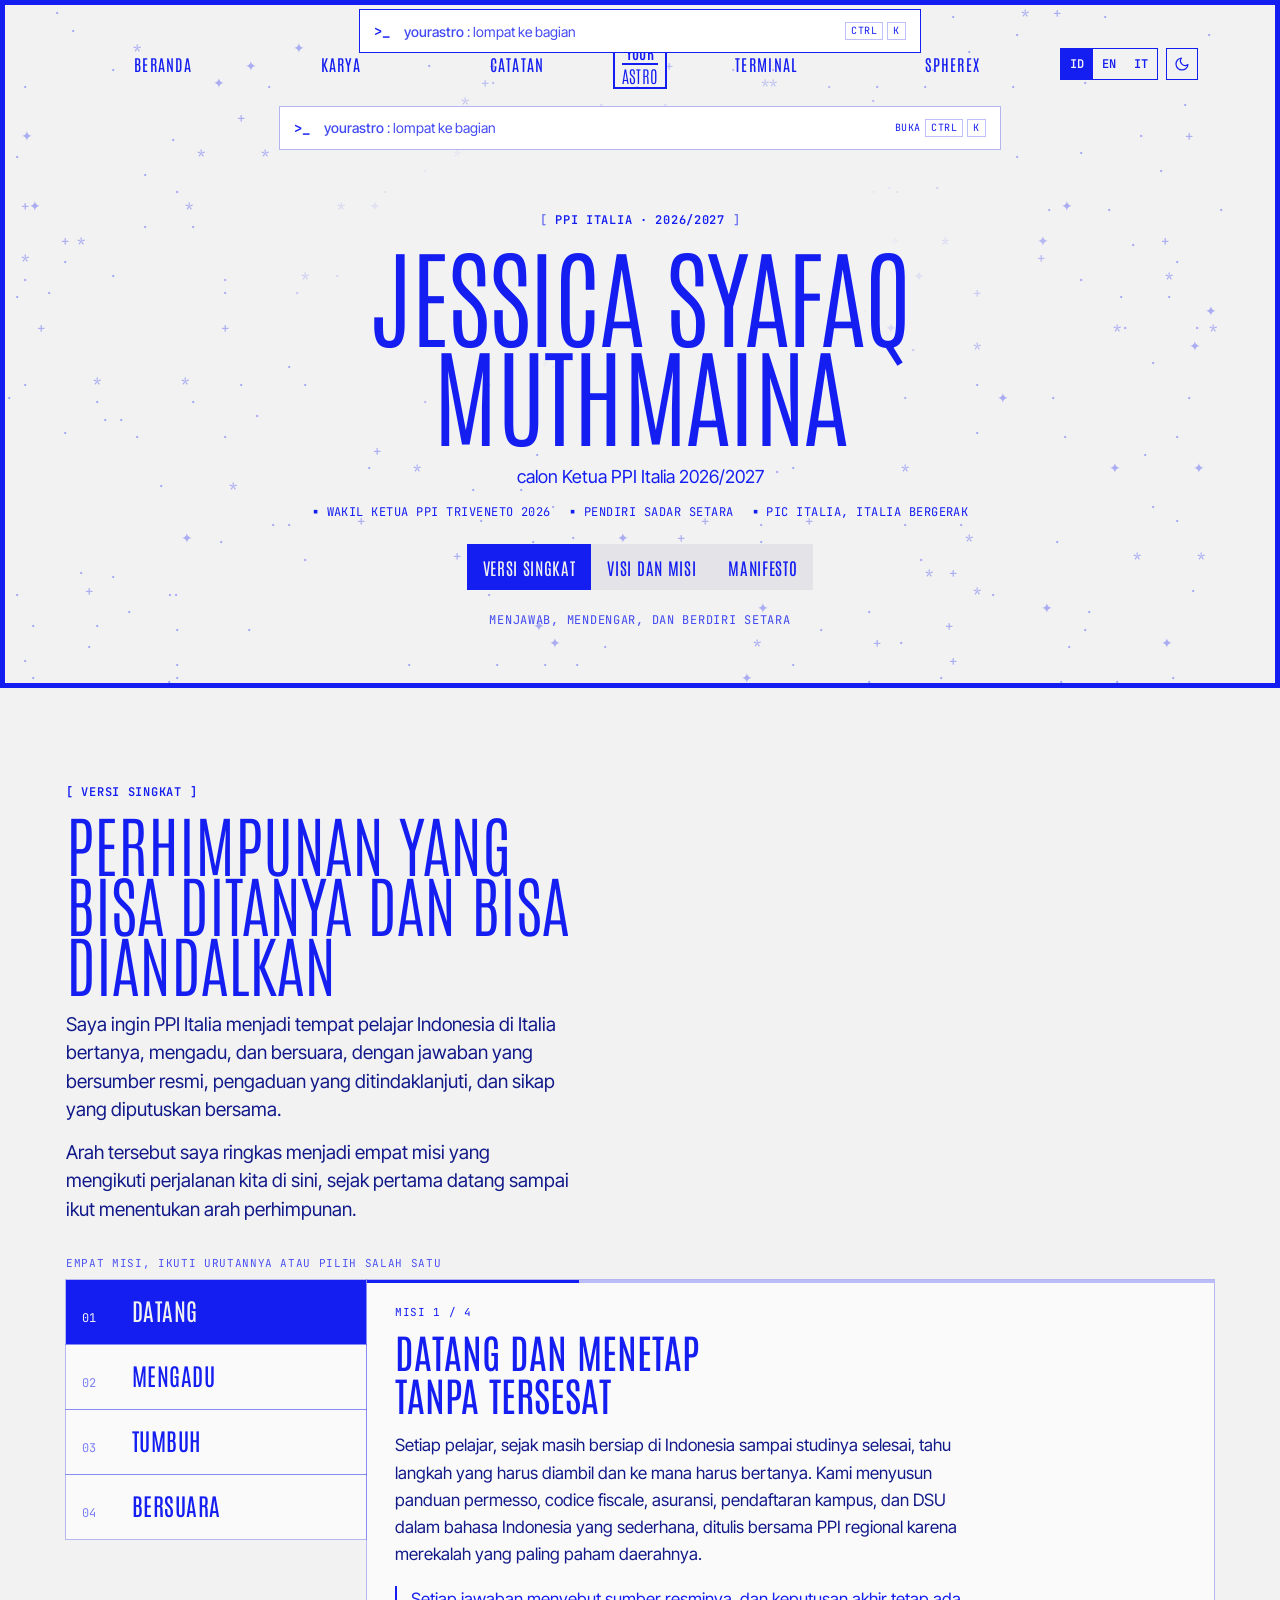
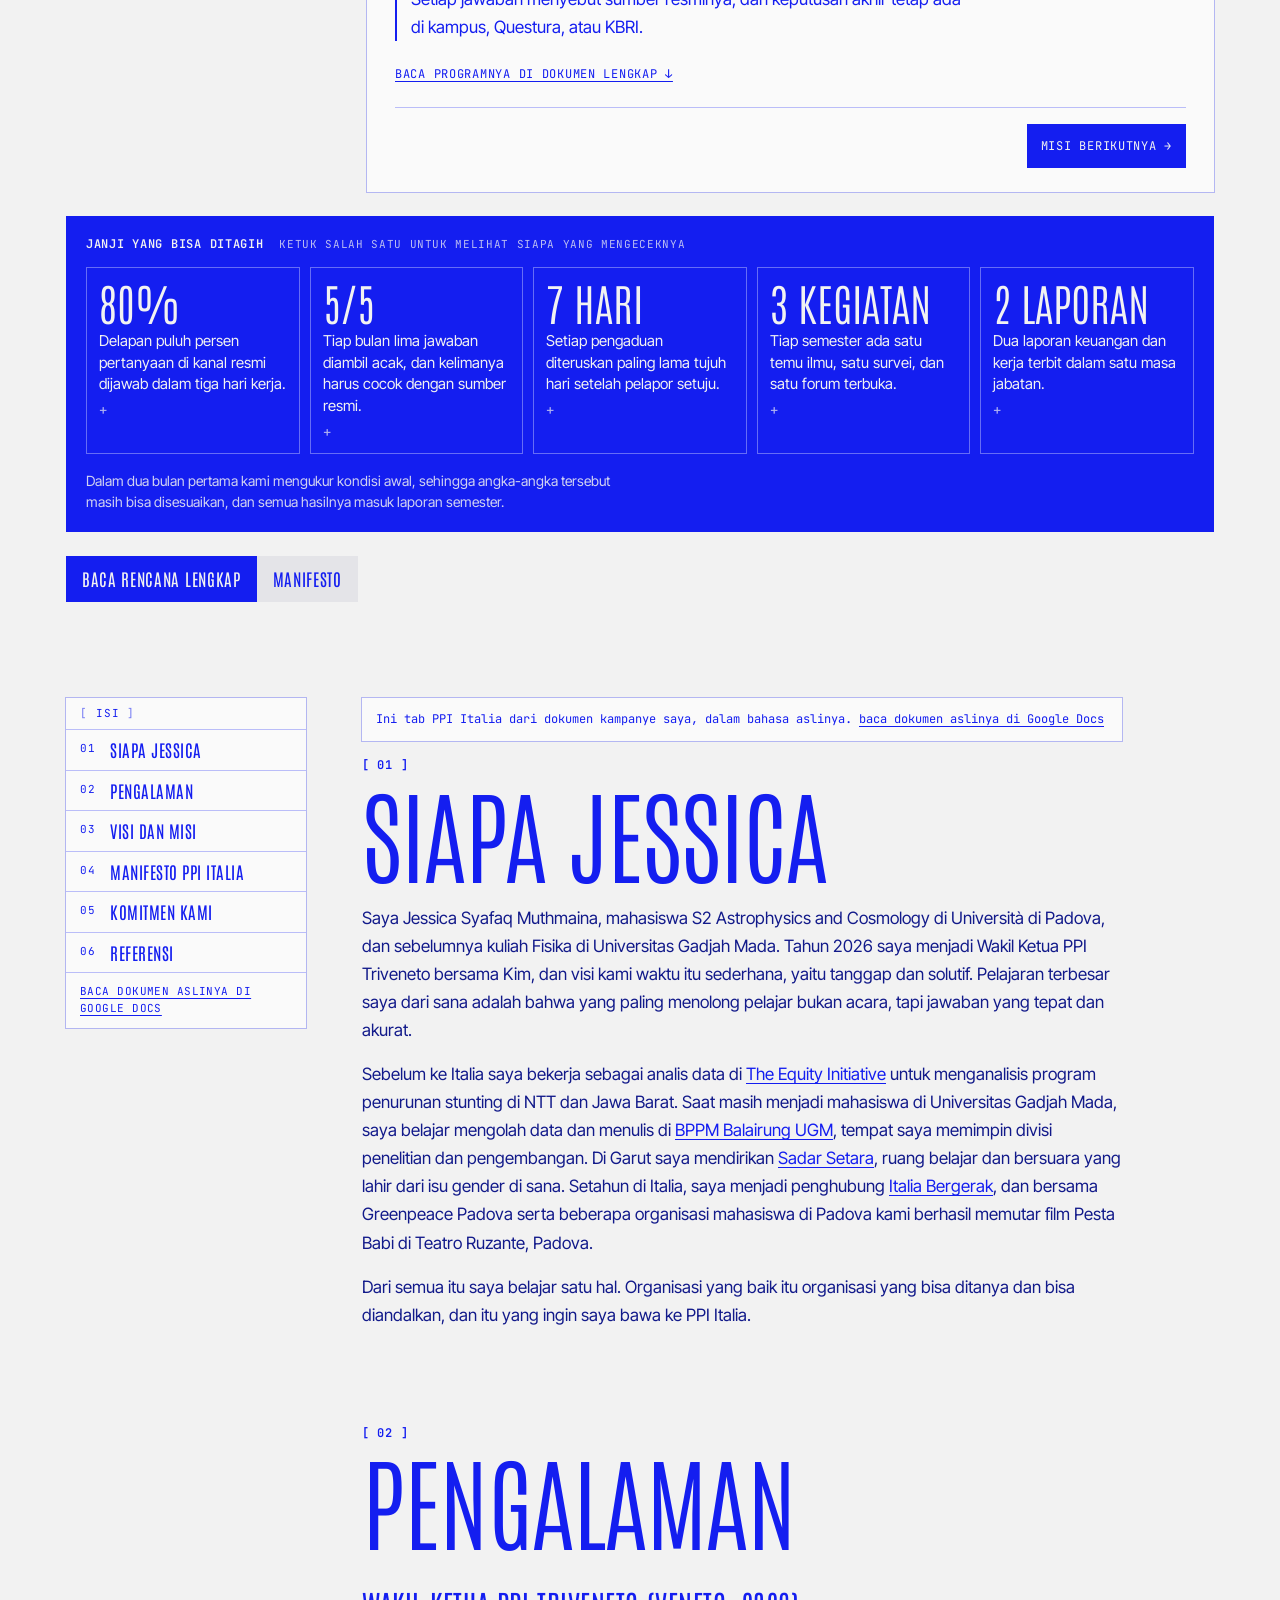
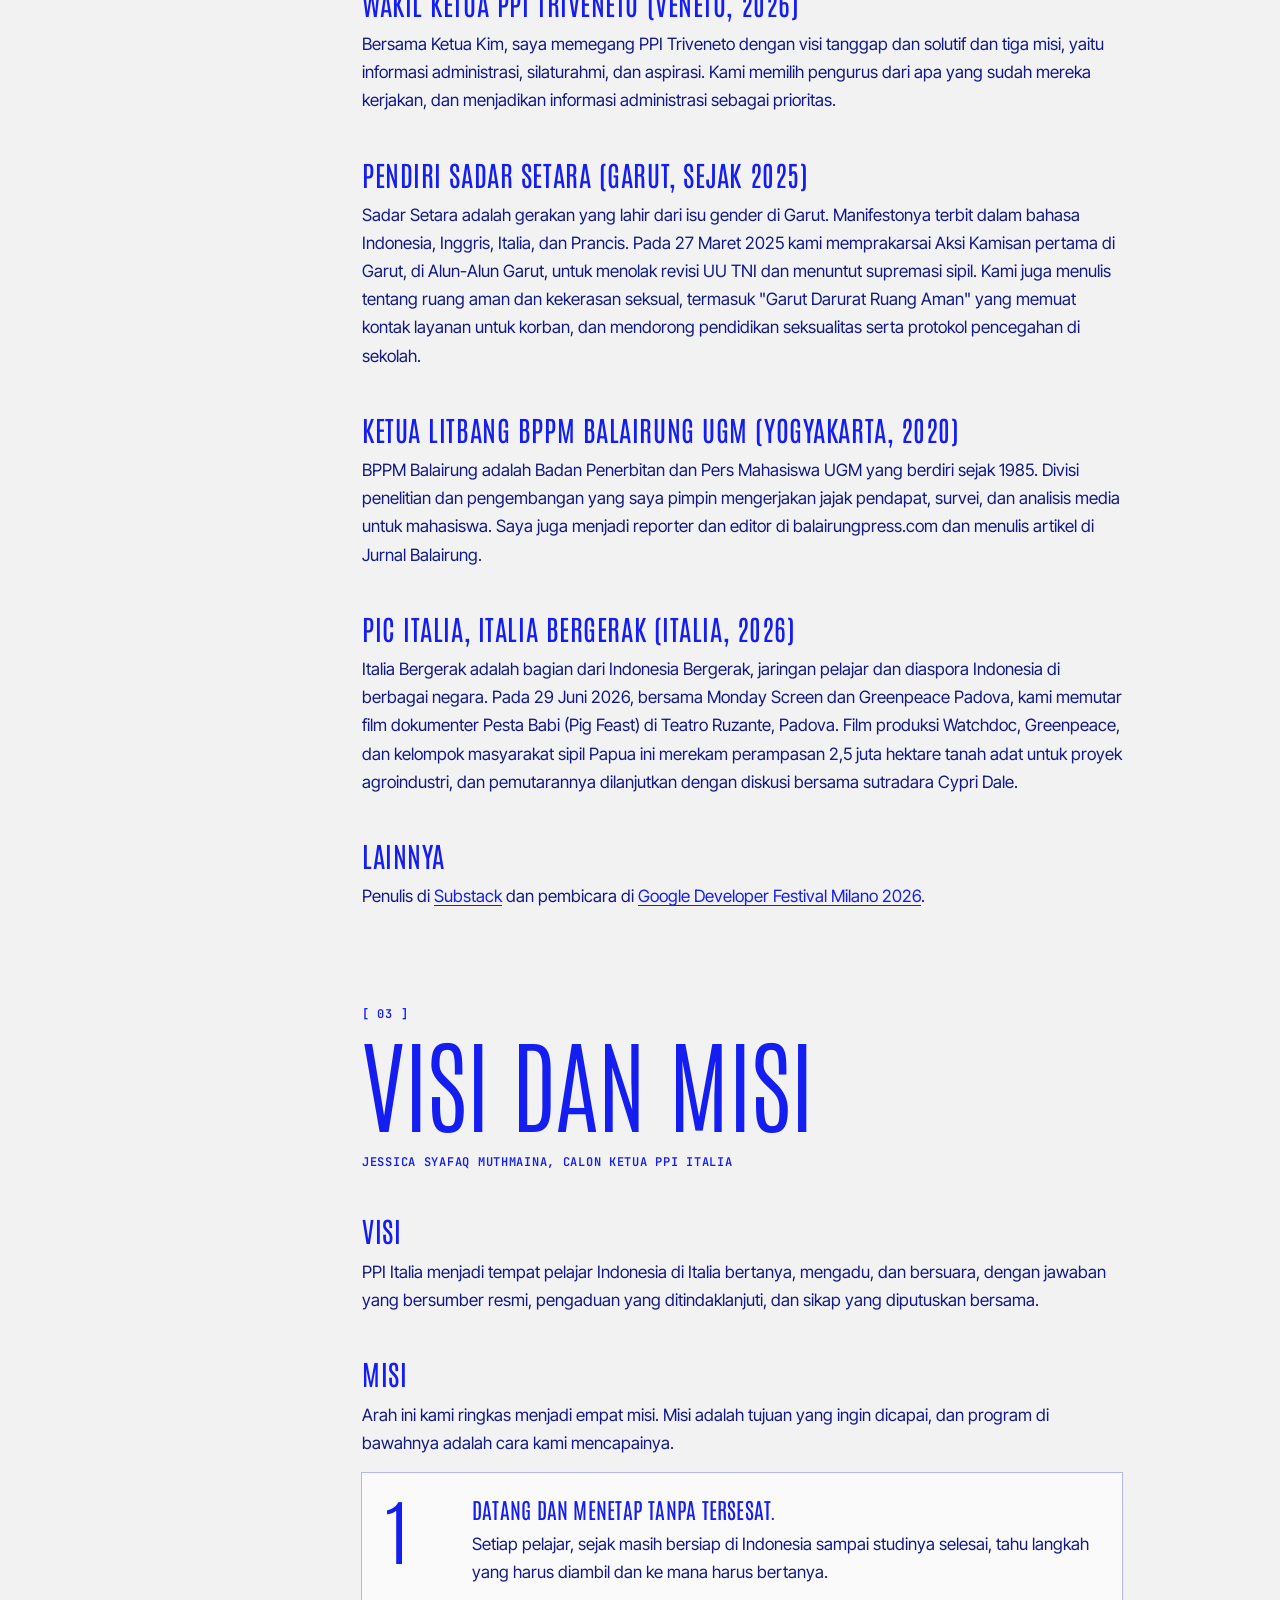
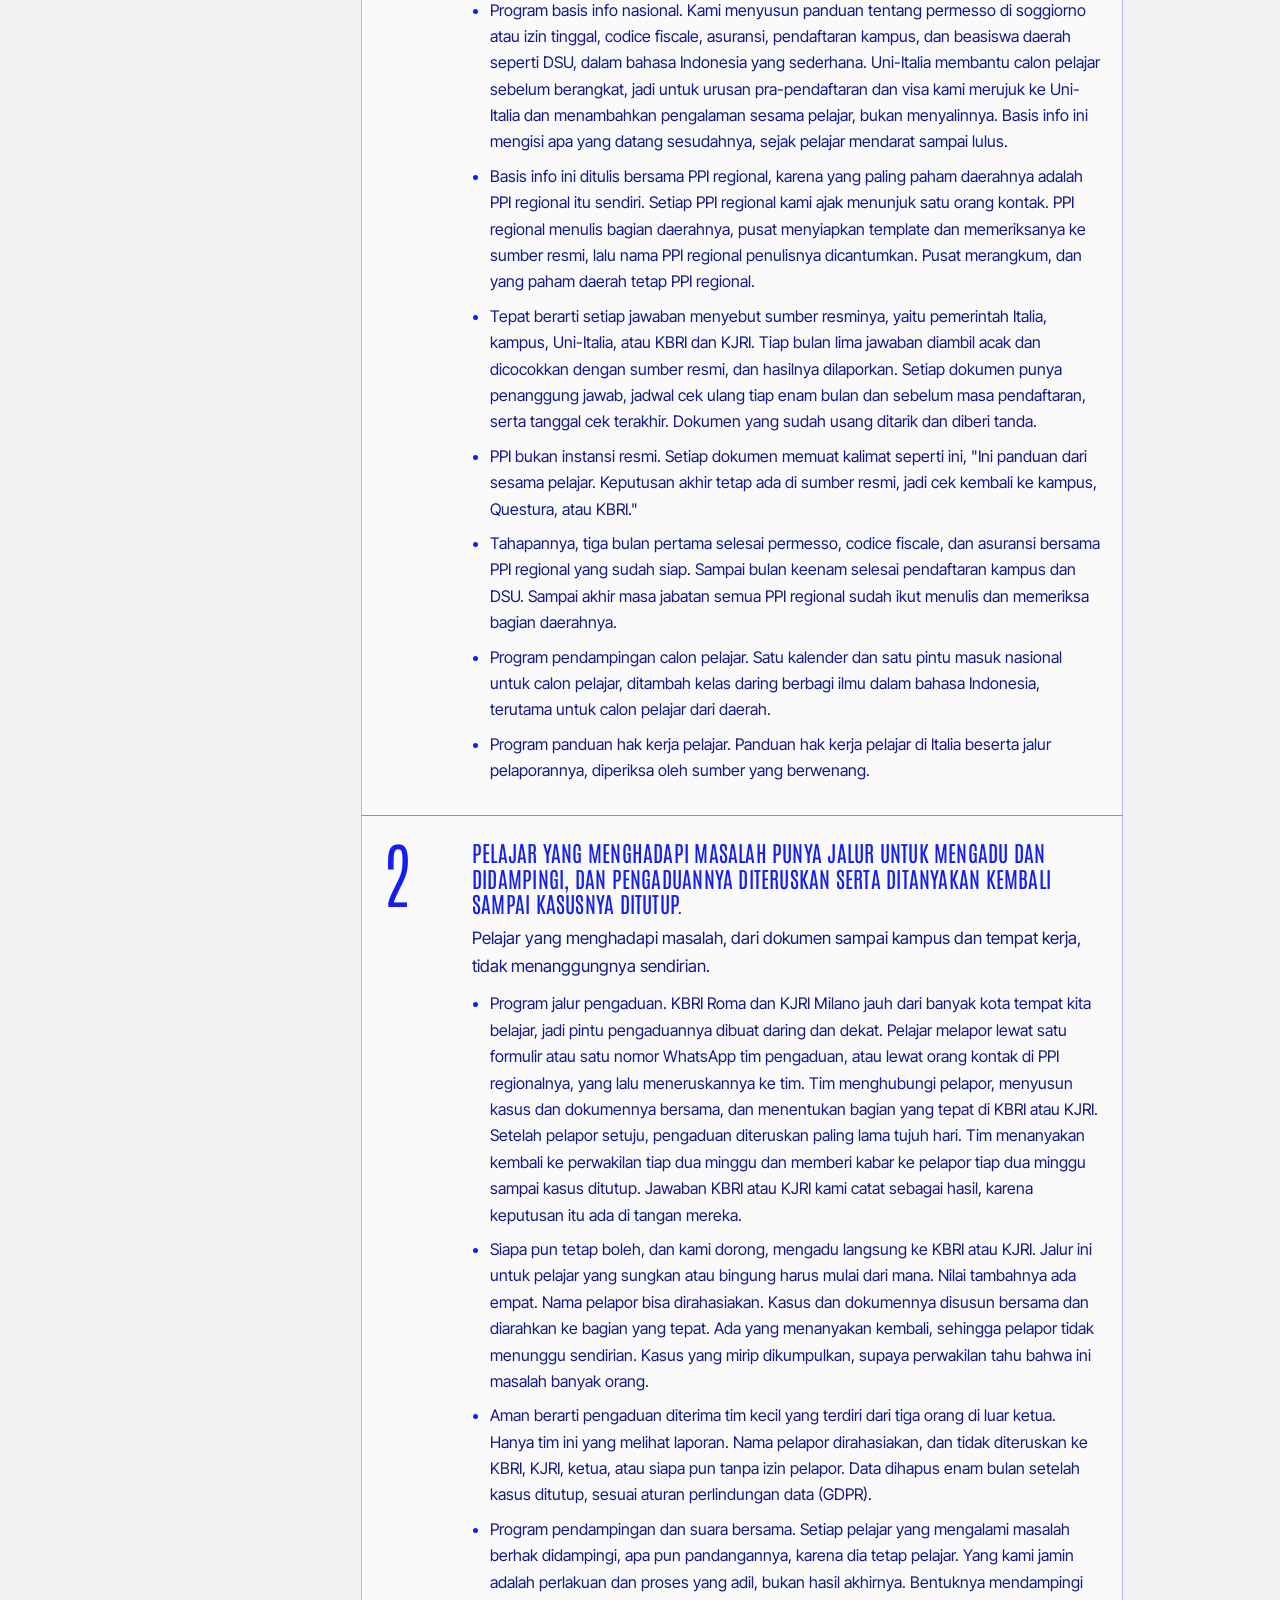
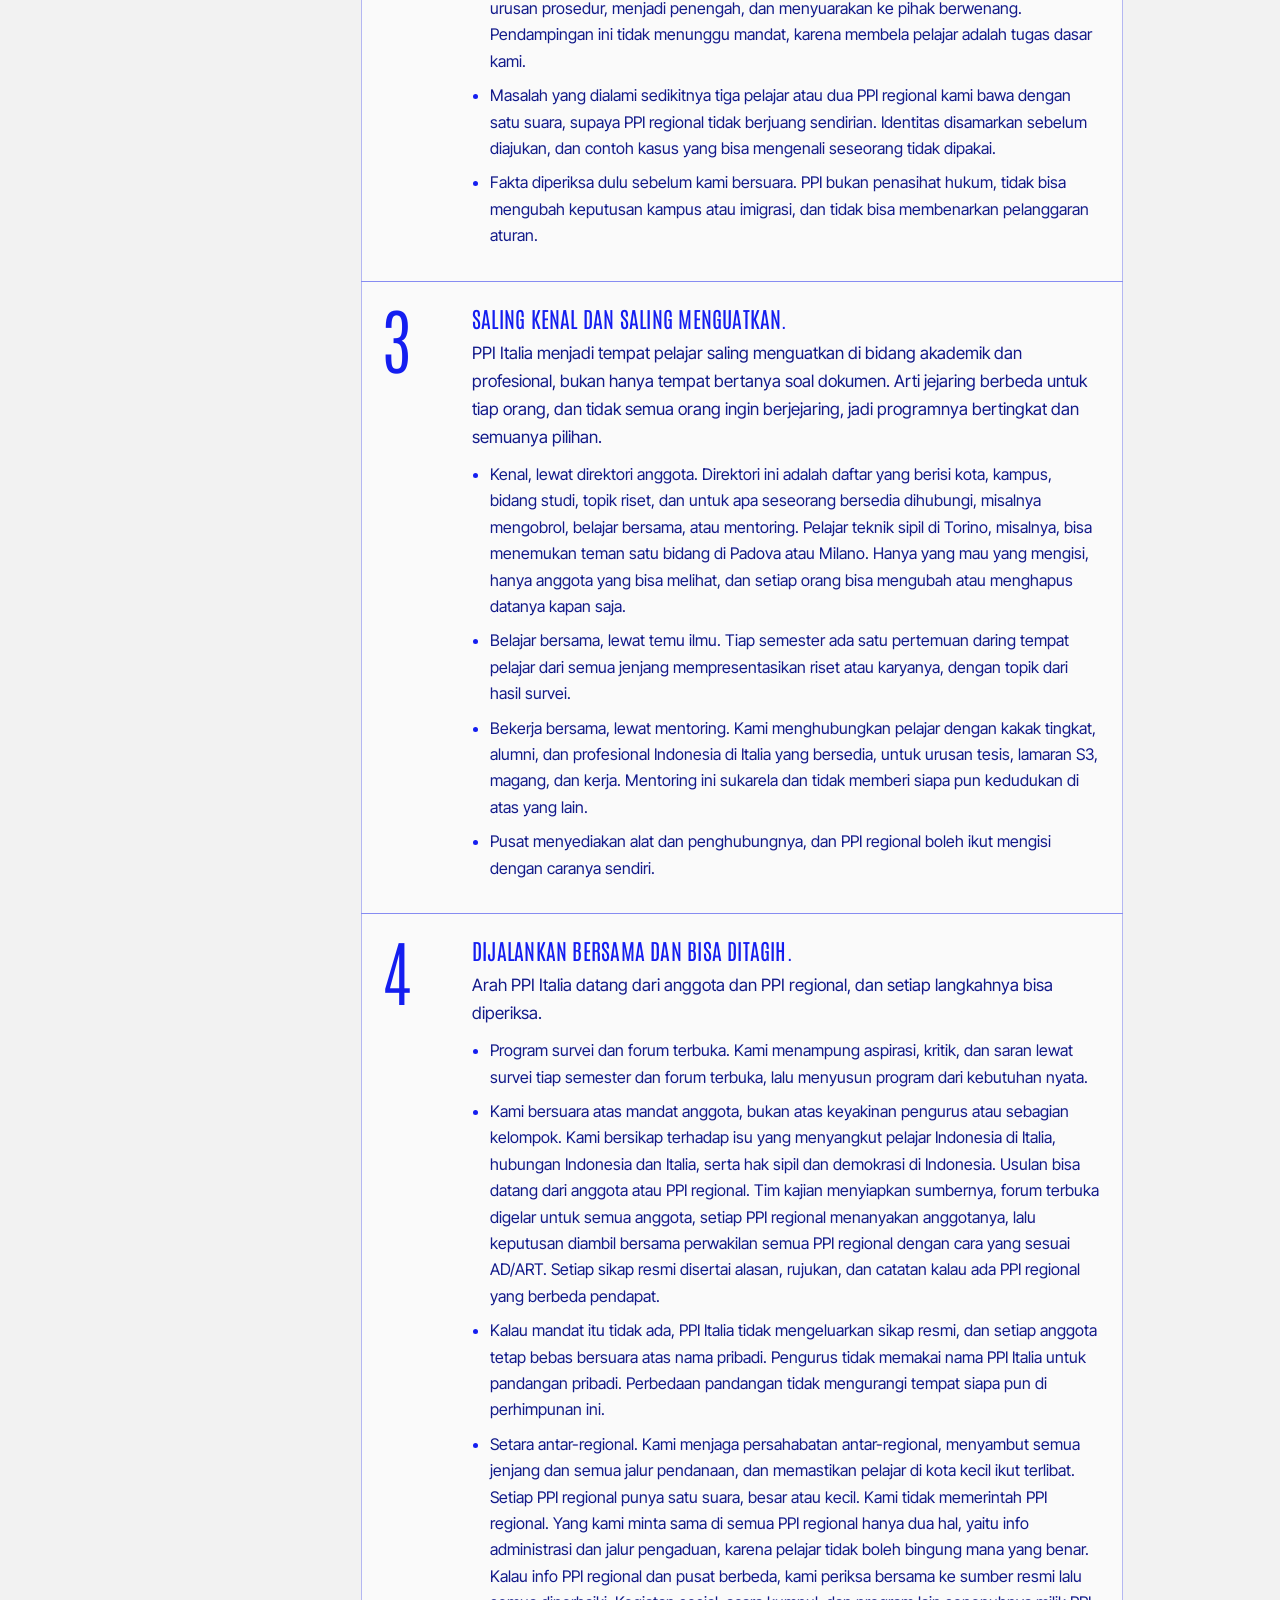
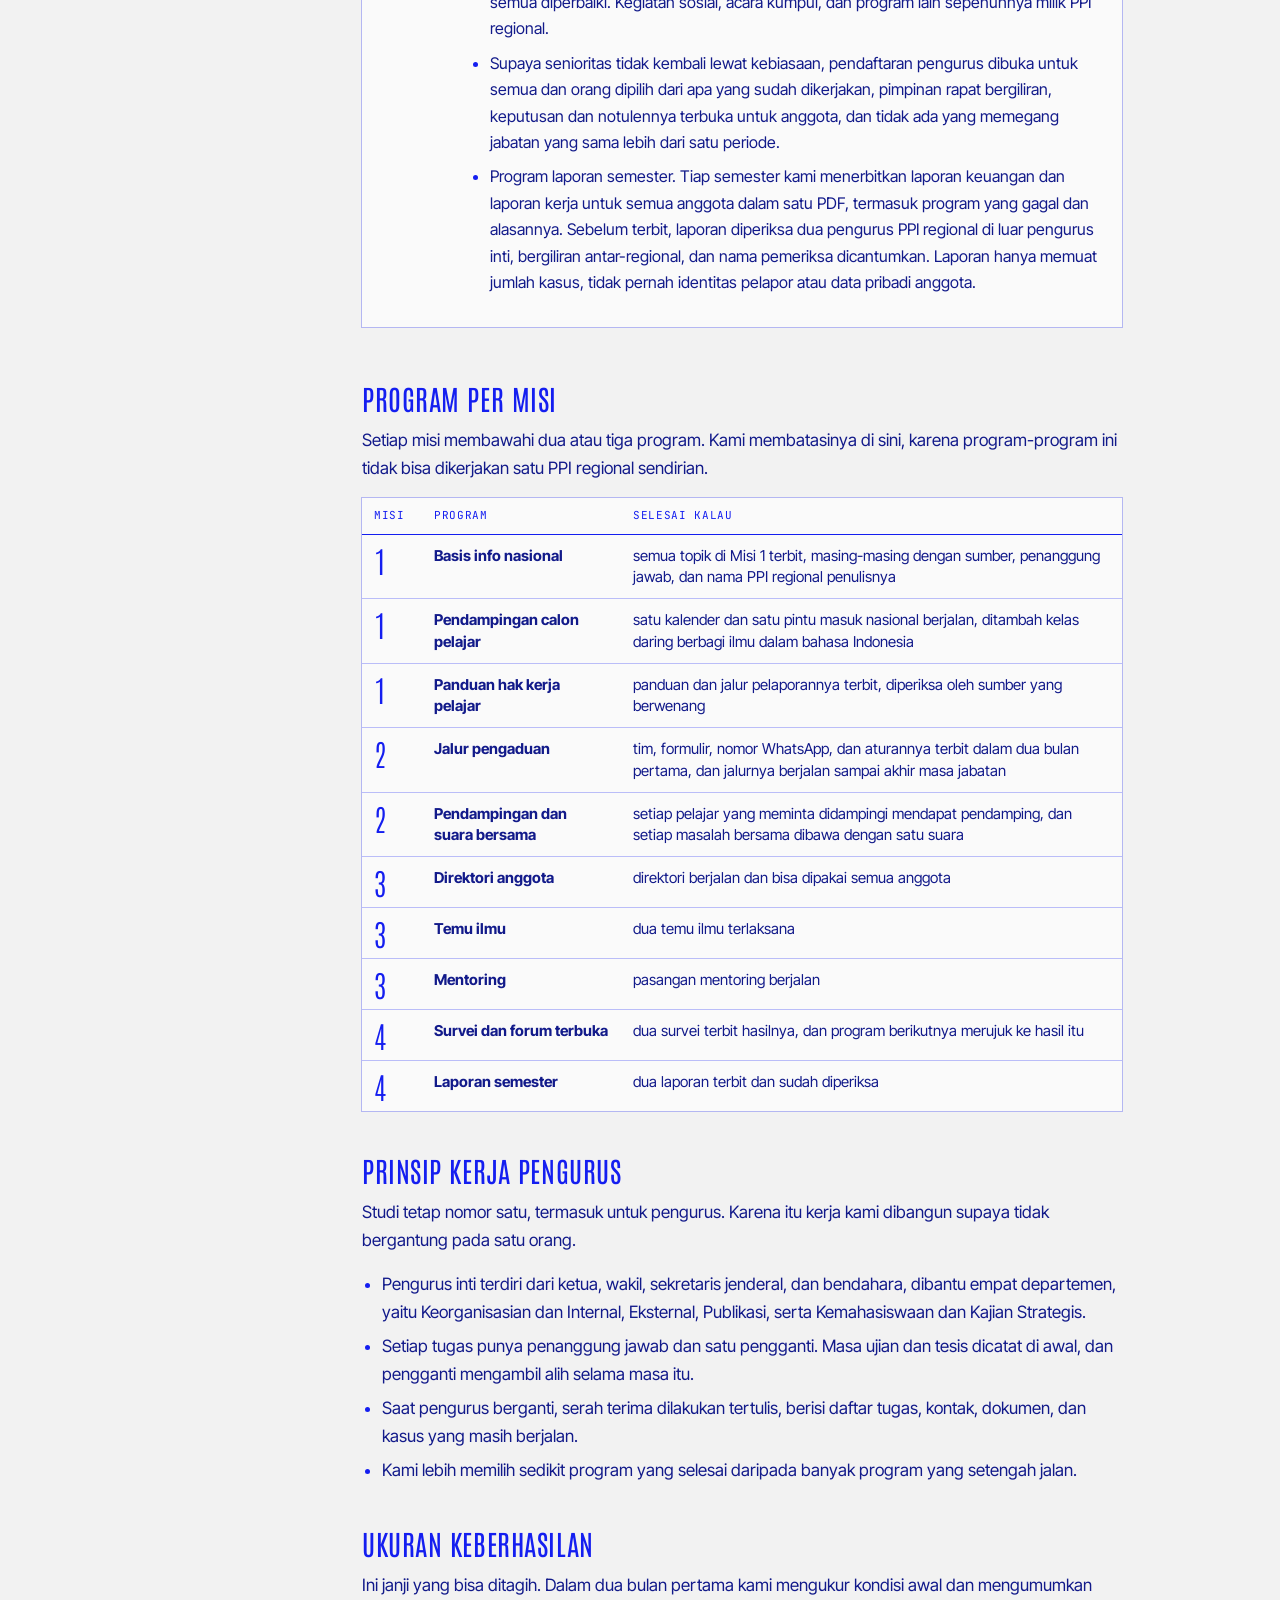
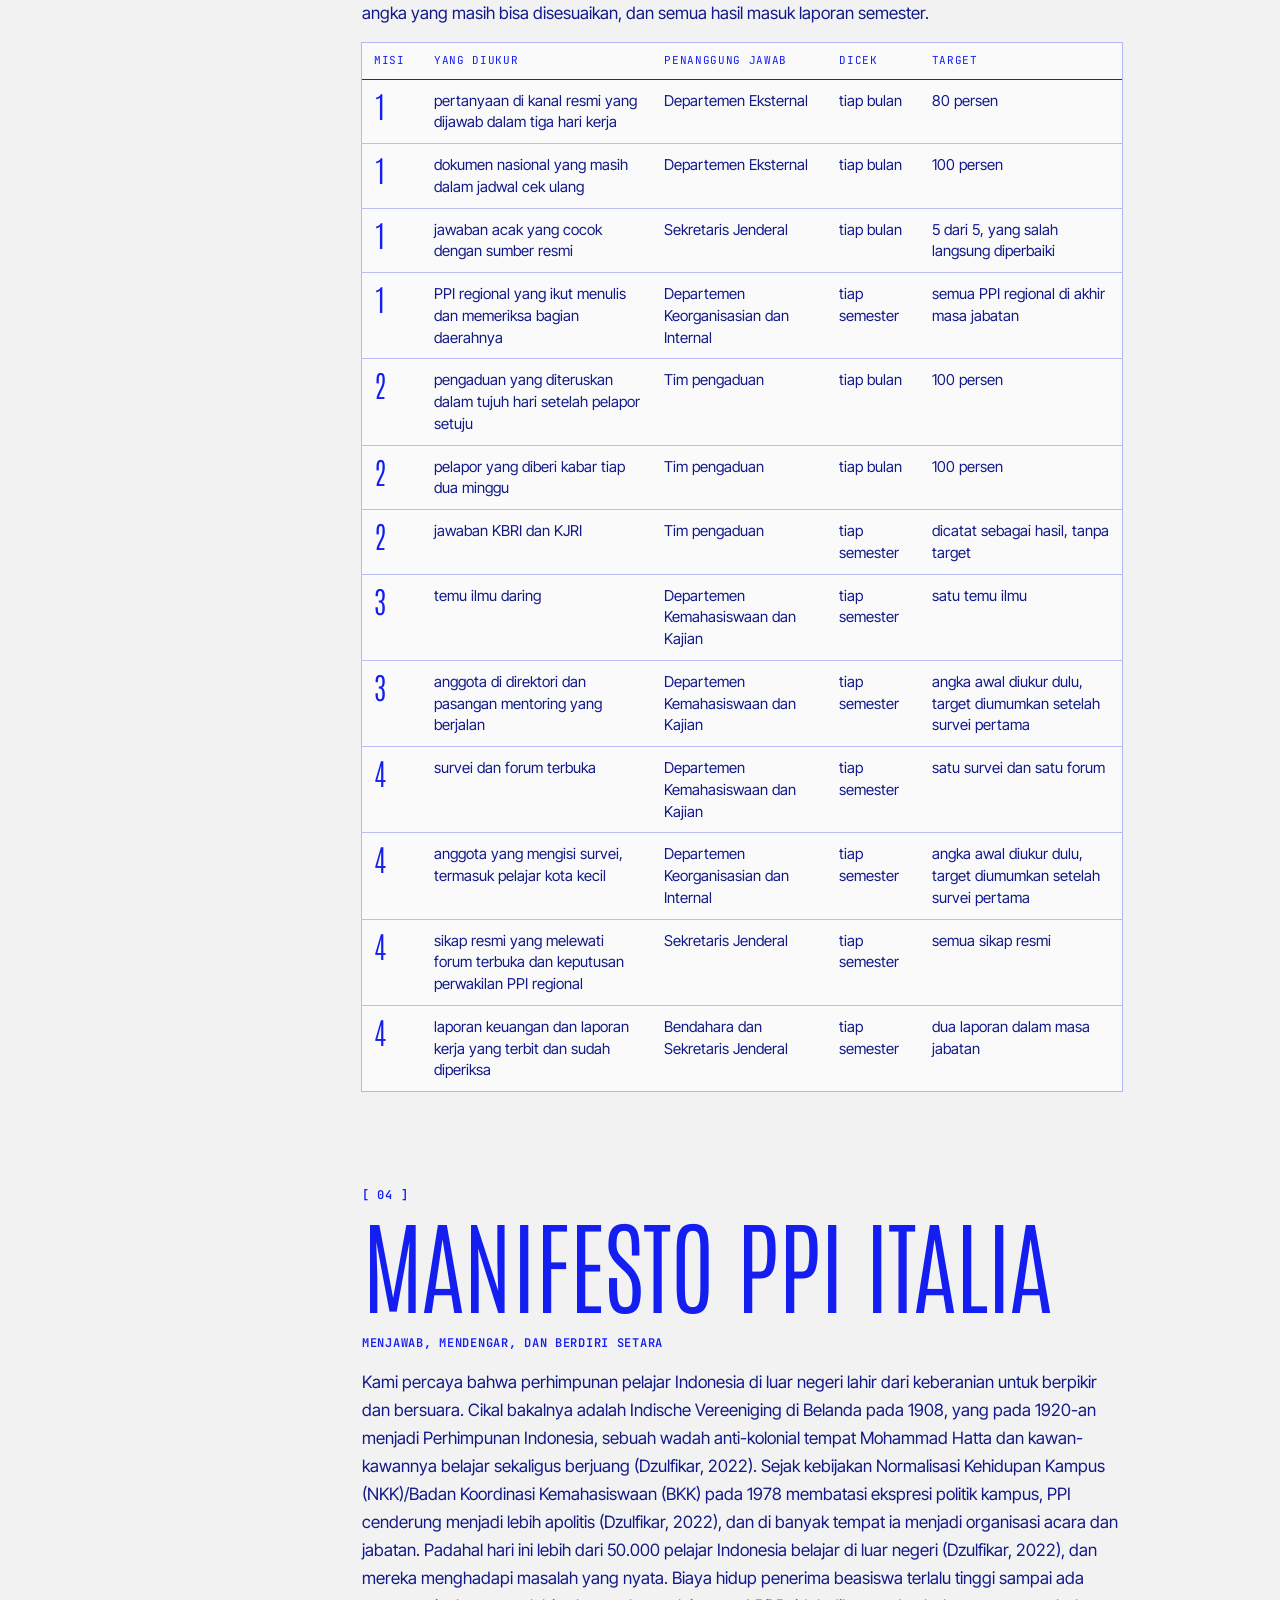
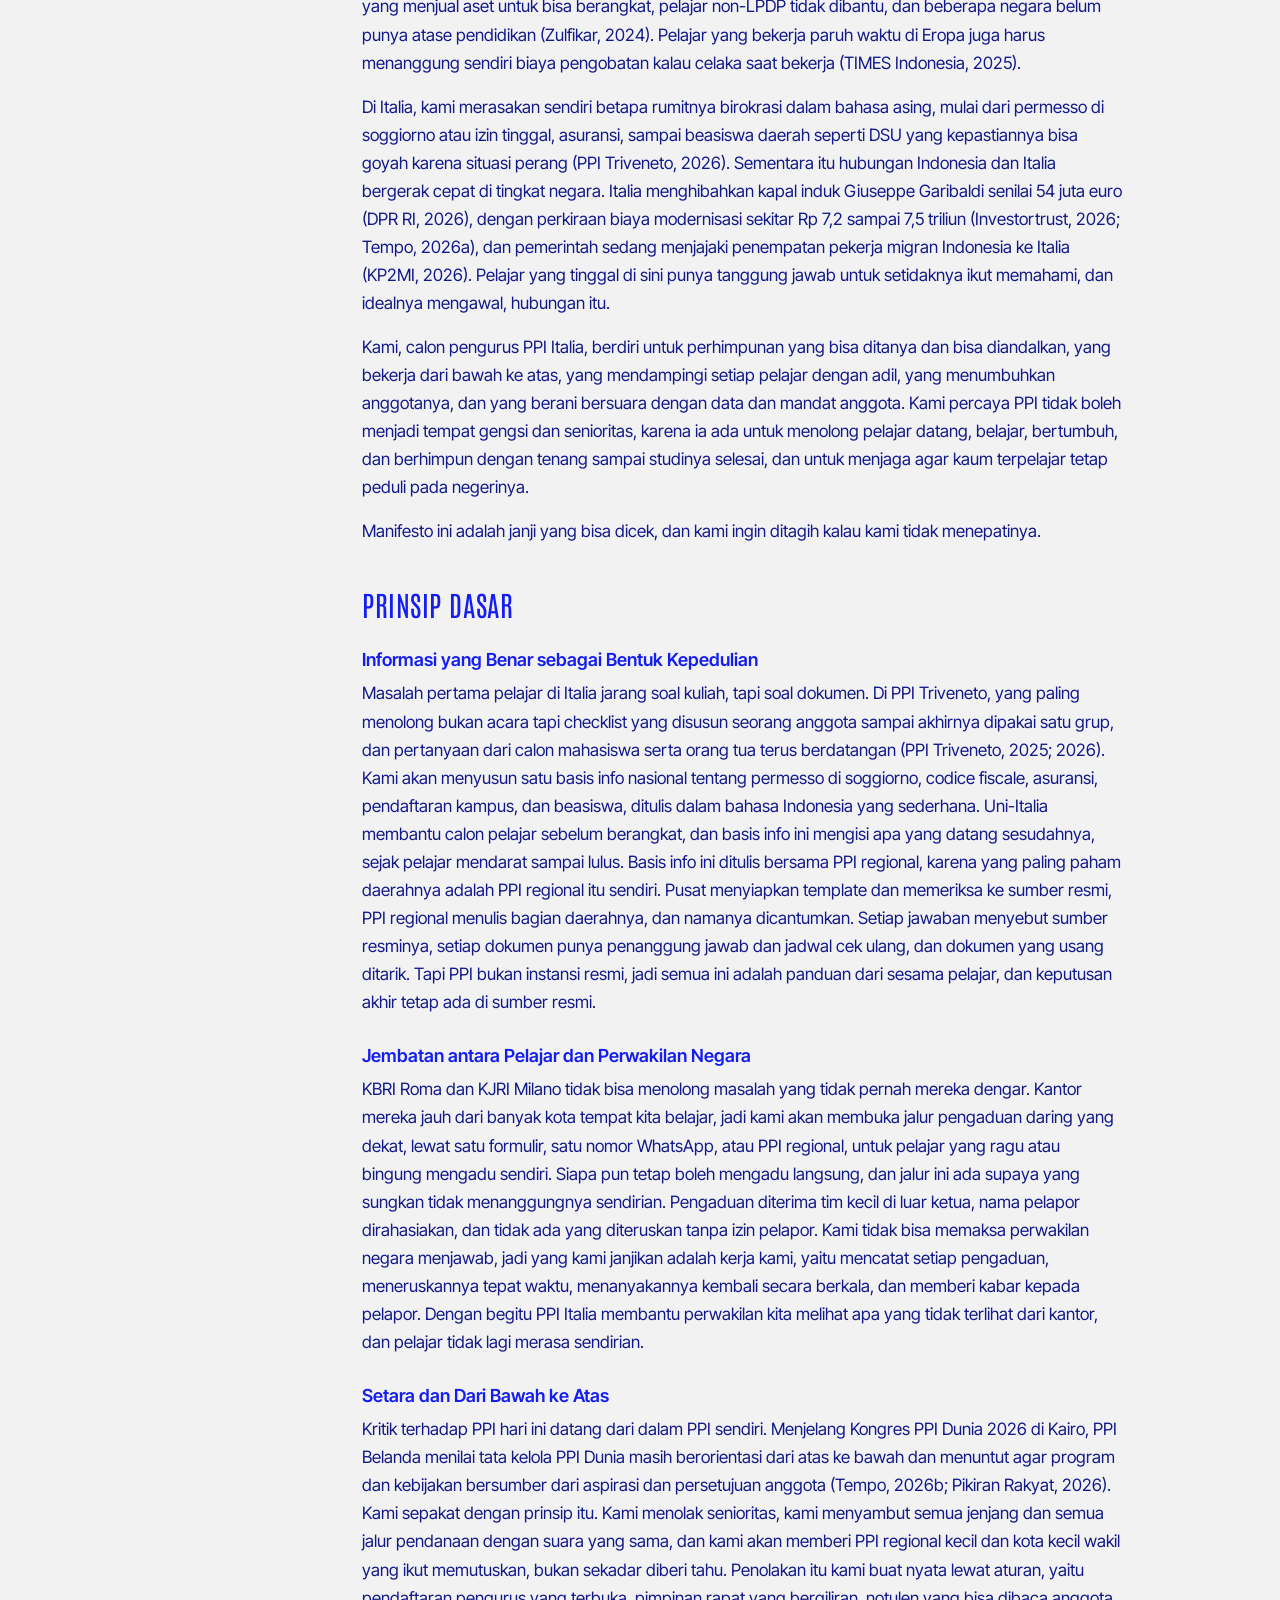
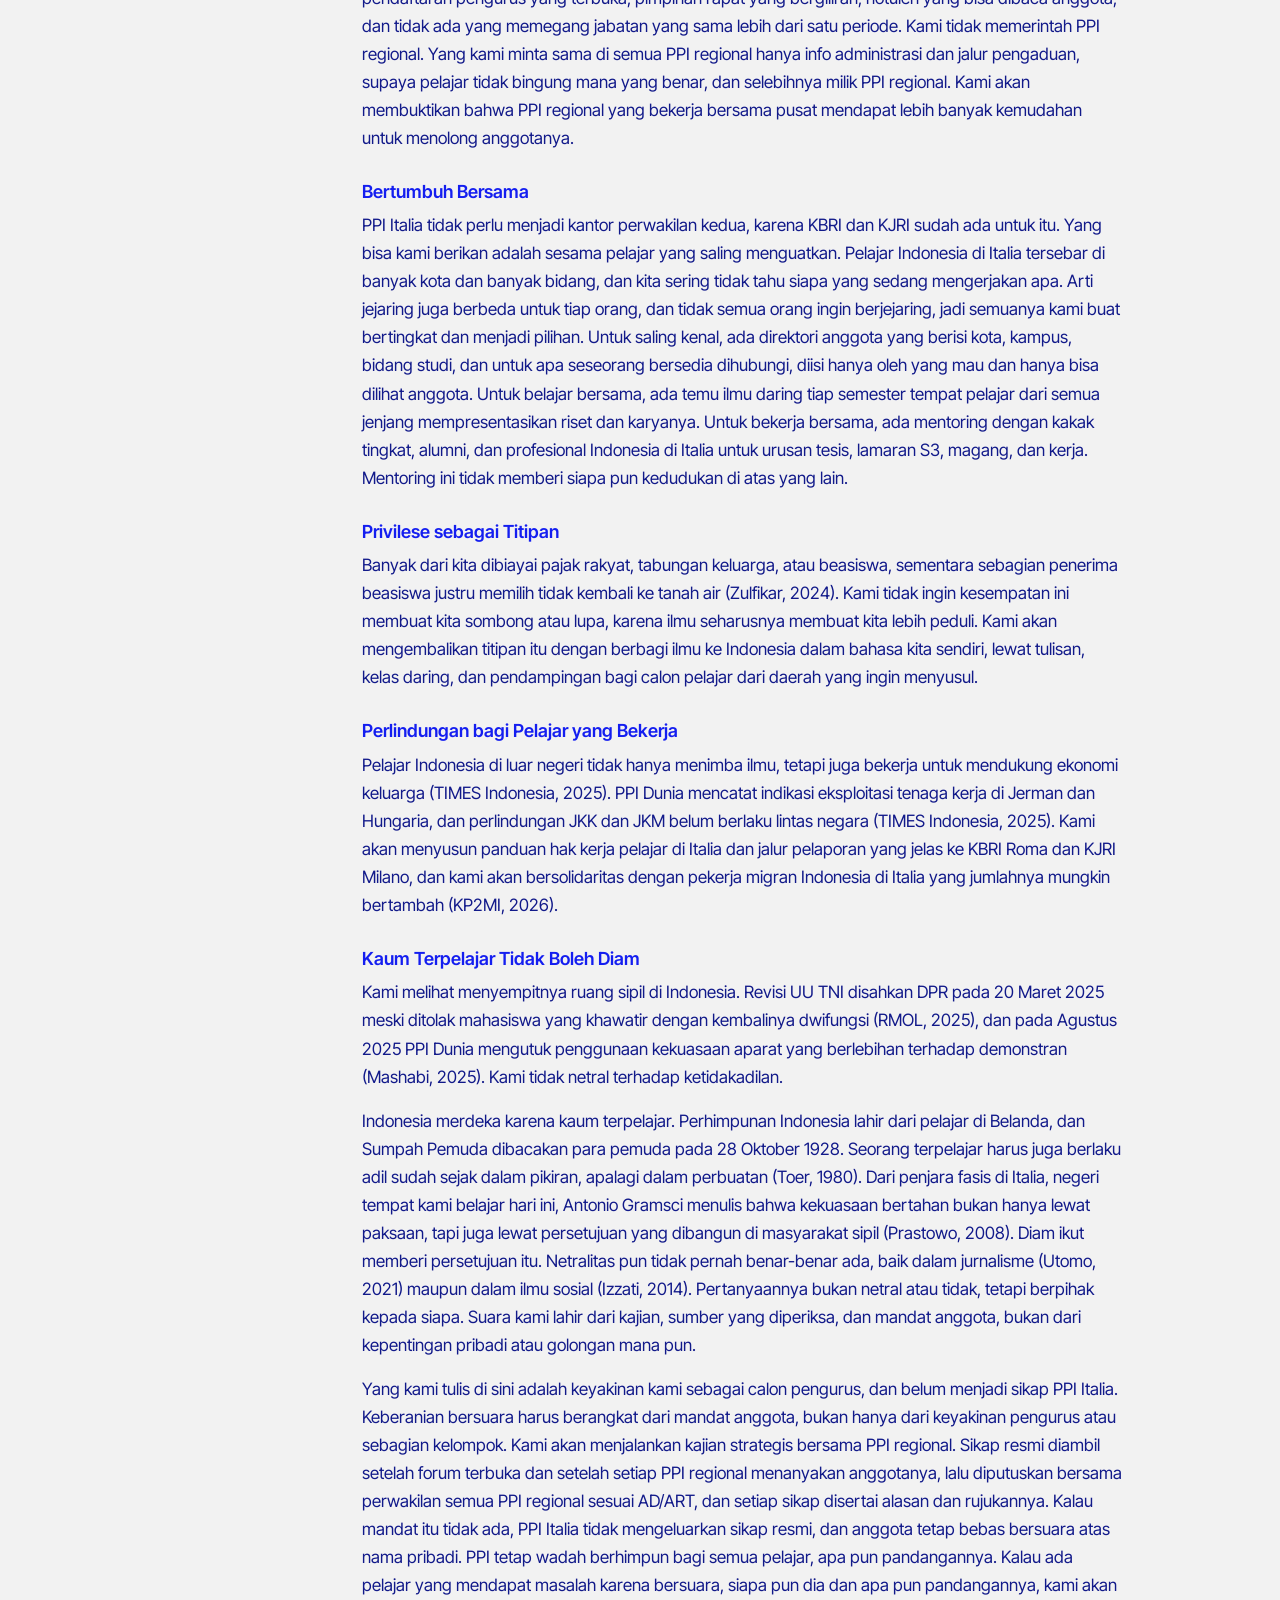
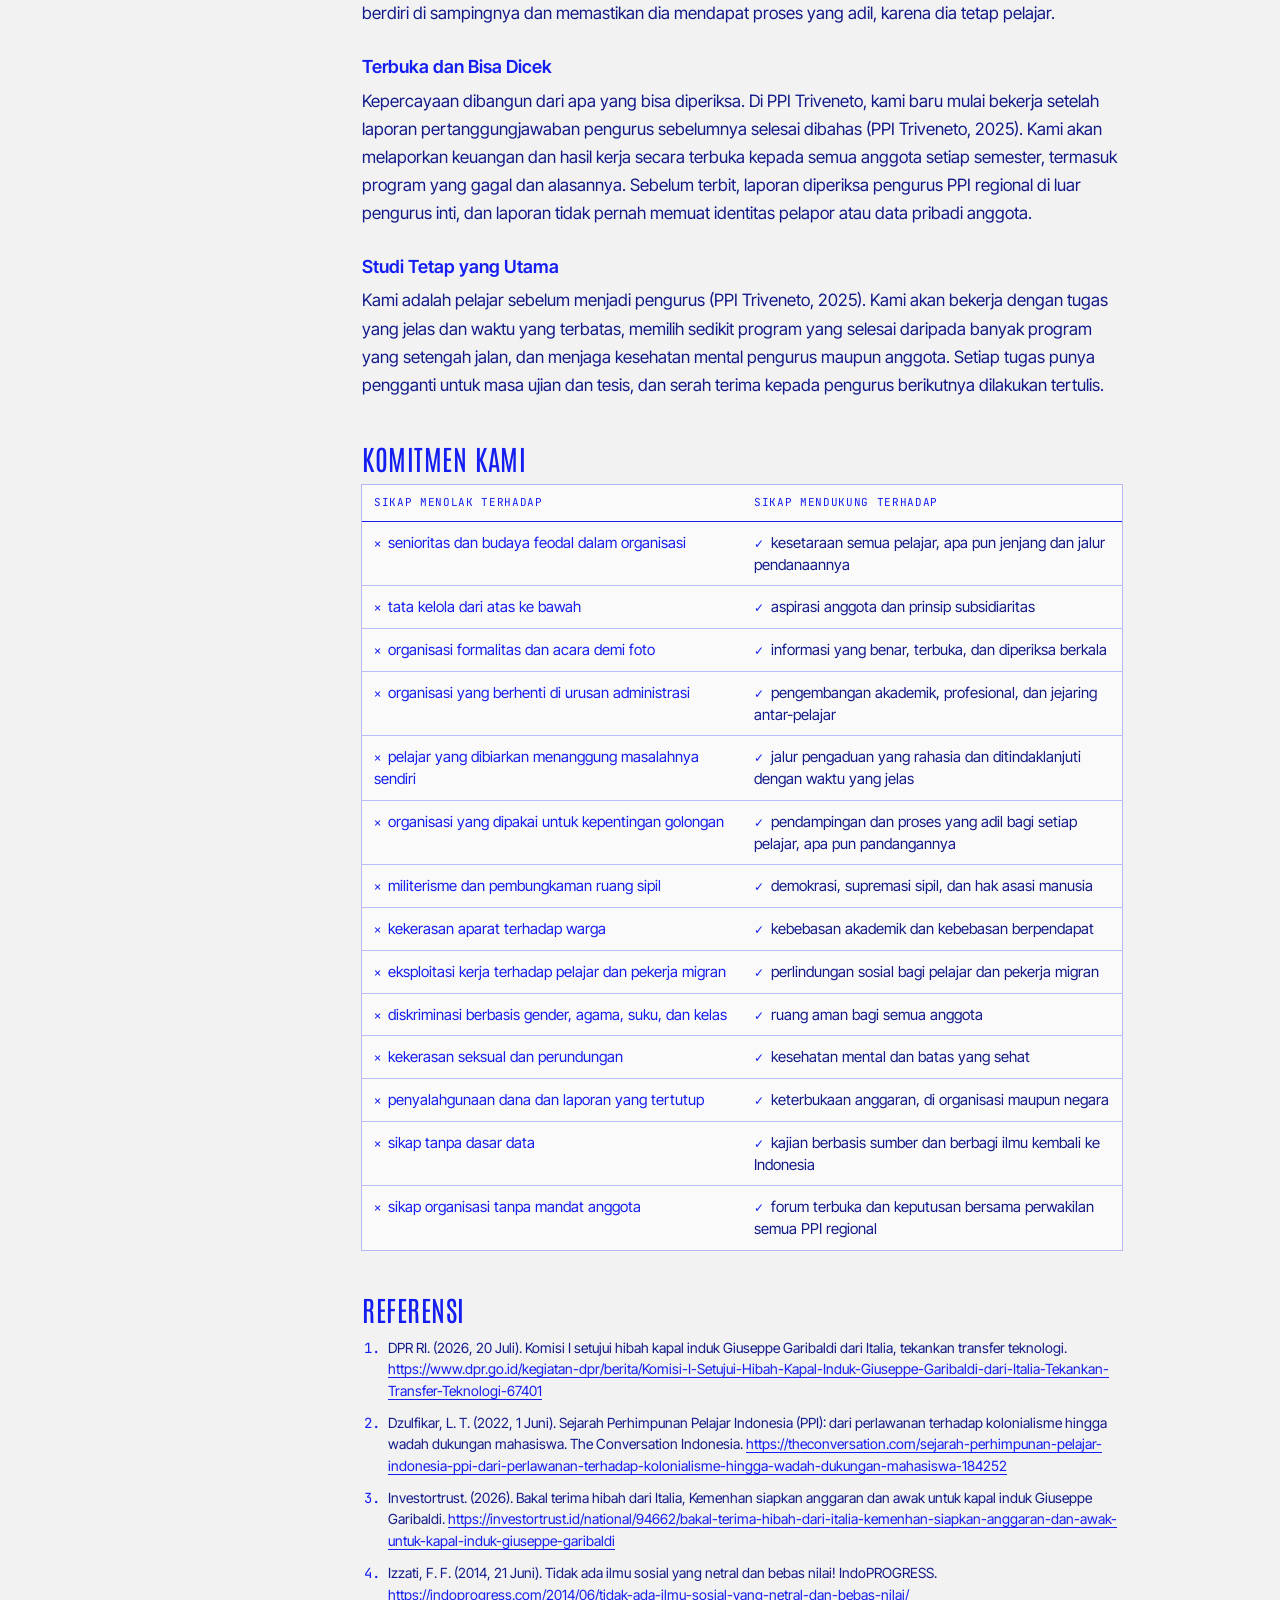
<file: PPIItalia/index.html>
<!DOCTYPE html>
<html lang="id">
<head>
    <meta charset="UTF-8">
    <script>try{var t=localStorage.getItem("yas-theme");if(t==="dark")document.documentElement.dataset.theme=t}catch(e){}</script>
    <meta name="viewport" content="width=device-width, initial-scale=1.0">
    <title>PPI Italia | Jessica Syafaq Muthmaina</title>
    <meta name="description" content="Jessica Syafaq Muthmaina, calon Ketua PPI Italia 2026/2027: siapa saya, pengalaman, visi dan misi, program, ukuran keberhasilan, dan manifesto. In Bahasa Indonesia, English and Italiano.">
    <meta property="og:title" content="PPI Italia | Jessica Syafaq Muthmaina">
    <meta property="og:description" content="Visi, misi, program dan manifesto calon Ketua PPI Italia 2026/2027. Bahasa Indonesia, English, Italiano.">
    <meta property="og:url" content="https://www.yourastro.space/PPIItalia/">
    <meta property="og:image" content="https://www.yourastro.space/img/ppi/og-ppiitalia.png?v=1">
    <meta property="og:image:width" content="1200">
    <meta property="og:image:height" content="630">
    <meta property="og:type" content="website">
    <meta name="twitter:card" content="summary_large_image">
    <meta name="twitter:image" content="https://www.yourastro.space/img/ppi/og-ppiitalia.png?v=1">
    <link rel="canonical" href="https://www.yourastro.space/PPIItalia/">
    <meta name="theme-color" content="#f2f2f2">
    <link rel="icon" type="image/svg+xml" href="/img/ppi/salam.svg?v=1">
    <link rel="icon" type="image/png" sizes="64x64" href="/img/ppi/favicon.png?v=1">
    <link rel="apple-touch-icon" href="/img/ppi/apple-touch-icon.png?v=1">
    <link rel="preconnect" href="https://fonts.googleapis.com">
    <link rel="preconnect" href="https://fonts.gstatic.com" crossorigin>
    <link href="https://fonts.googleapis.com/css2?family=Antonio:wght@200;300;400;600&family=Inter+Tight:ital,wght@0,400;0,500;0,600;0,700;1,400&family=JetBrains+Mono:wght@400;600&display=swap" rel="stylesheet">
    <link rel="stylesheet" href="/home.css?v=6">
    <link rel="stylesheet" href="/PPIItalia/ppi.css?v=8">
</head>
<body id="top">
    <a class="skip" href="#main" data-t="skip">Langsung ke isi</a>

    <!-- framed first screen, as on the main page -->
    <div class="frame">
        <pre class="sky" aria-hidden="true"></pre>
        <header class="top">
            <nav class="nav-l" aria-label="Pages">
                <a href="/" data-t="home">beranda</a>
                <a href="/#work" data-t="work">karya</a>
                <a href="/notes/" data-t="notes">catatan</a>
            </nav>
            <a class="mark" href="/" aria-label="yourastro.space, home"><span>your</span><span>astro</span></a>
            <div class="nav-r">
                <nav aria-label="More pages">
                    <a href="/terminal/">terminal</a>
                    <a href="/SPHEREx/">SPHEREx</a>
                </nav>
                <div class="tools">
                    <div class="lang" role="group" aria-label="Bahasa / Language / Lingua">
                        <button type="button" data-lang="id" aria-pressed="true" title="Bahasa Indonesia">ID</button>
                        <button type="button" data-lang="en" aria-pressed="false" title="English">EN</button>
                        <button type="button" data-lang="it" aria-pressed="false" title="Italiano">IT</button>
                    </div>
                    <button type="button" class="theme-toggle" aria-label="Switch to dark mode" title="Dark mode"><svg class="t-moon" viewBox="0 0 24 24" fill="none" stroke="currentColor" stroke-width="1.8" stroke-linecap="round" stroke-linejoin="round" aria-hidden="true"><path d="M21 12.8A9 9 0 1 1 11.2 3a7 7 0 0 0 9.8 9.8z"/></svg><svg class="t-sun" viewBox="0 0 24 24" fill="none" stroke="currentColor" stroke-width="1.8" stroke-linecap="round" aria-hidden="true"><circle cx="12" cy="12" r="4"/><path d="M12 2v2M12 20v2M4.9 4.9l1.4 1.4M17.7 17.7l1.4 1.4M2 12h2M20 12h2M4.9 19.1l1.4-1.4M17.7 6.3l1.4-1.4"/></svg></button>
                </div>
            </div>
        </header>

        <button class="cmdbar" type="button" aria-haspopup="dialog" aria-controls="cmdk">
            <span class="cmd-glyph" aria-hidden="true">&gt;_</span>
            <span class="cmd-text"><b>yourastro</b> : <span data-t="bar">lompat ke bagian</span></span>
            <span class="cmd-keys"><span data-t="open">buka</span> <kbd class="k-mod">Ctrl</kbd><kbd>K</kbd></span>
        </button>

        <section class="hero ppi-hero">
            <p class="eyebrow">PPI Italia · 2026/2027</p>
            <h1>Jessica Syafaq Muthmaina</h1>
            <p class="lede" data-t="cand">calon Ketua PPI Italia 2026/2027</p>
            <ul class="creds" aria-label="In short">
                <li data-t="c1">Wakil Ketua PPI Triveneto 2026</li>
                <li data-t="c2">Pendiri Sadar Setara</li>
                <li data-t="c3">PIC Italia, Italia Bergerak</li>
            </ul>
            <div class="btns">
                <a class="btn" href="#main" data-t="b0">versi singkat</a>
                <a class="btn btn-grey" data-jump="vision" href="#id-15" data-t="b1">visi dan misi</a>
                <a class="btn btn-grey" data-jump="manifesto" href="#id-159" data-t="b2">manifesto</a>
            </div>
            <p class="motto" data-t="motto">Menjawab, Mendengar, dan Berdiri Setara</p>
        </section>
    </div>

    <main id="main" class="page">
    <!-- short version for phones: the same content as the Instagram carousel, the full document follows -->
    <section class="quick" data-q="id" lang="id" aria-labelledby="q-id">
        <p class="q-eyebrow">[ versi singkat ]</p>
        <h2 class="q-h" id="q-id">Perhimpunan yang bisa ditanya dan bisa diandalkan</h2>
        <p class="q-lede">Saya ingin PPI Italia menjadi tempat pelajar Indonesia di Italia bertanya, mengadu, dan bersuara, dengan jawaban yang bersumber resmi, pengaduan yang ditindaklanjuti, dan sikap yang diputuskan bersama.</p><p class="q-lede">Arah tersebut saya ringkas menjadi empat misi yang mengikuti perjalanan kita di sini, sejak pertama datang sampai ikut menentukan arah perhimpunan.</p>
        <div class="q-tabs"><p class="q-hint">empat misi, ikuti urutannya atau pilih salah satu</p><div class="q-list" role="tablist" aria-label="Misi"><button type="button" role="tab" id="qt-id-1" aria-controls="qp-id-1" aria-selected="true" tabindex="0"><span class="qt-n">01</span><span class="qt-q">Datang</span></button><button type="button" role="tab" id="qt-id-2" aria-controls="qp-id-2" aria-selected="false" tabindex="-1"><span class="qt-n">02</span><span class="qt-q">Mengadu</span></button><button type="button" role="tab" id="qt-id-3" aria-controls="qp-id-3" aria-selected="false" tabindex="-1"><span class="qt-n">03</span><span class="qt-q">Tumbuh</span></button><button type="button" role="tab" id="qt-id-4" aria-controls="qp-id-4" aria-selected="false" tabindex="-1"><span class="qt-n">04</span><span class="qt-q">Bersuara</span></button></div><div class="q-panel" role="tabpanel" id="qp-id-1" aria-labelledby="qt-id-1"><div class="q-progress" aria-hidden="true"><span style="width:25%"></span></div><p class="q-tag">Misi 1 / 4</p><h3>Datang dan menetap tanpa tersesat</h3><p>Setiap pelajar, sejak masih bersiap di Indonesia sampai studinya selesai, tahu langkah yang harus diambil dan ke mana harus bertanya. Kami menyusun panduan permesso, codice fiscale, asuransi, pendaftaran kampus, dan DSU dalam bahasa Indonesia yang sederhana, ditulis bersama PPI regional karena merekalah yang paling paham daerahnya.</p><p class="q-also">Setiap jawaban menyebut sumber resminya, dan keputusan akhir tetap ada di kampus, Questura, atau KBRI.</p><a class="q-more" href="#id-15">baca programnya di dokumen lengkap &#8595;</a><div class="q-nav"><span></span><button type="button" class="q-step" data-go="1">misi berikutnya &#8594;</button></div></div><div class="q-panel" role="tabpanel" id="qp-id-2" aria-labelledby="qt-id-2" hidden><div class="q-progress" aria-hidden="true"><span style="width:50%"></span></div><p class="q-tag">Misi 2 / 4</p><h3>Mendampingi pelajar dan meneruskan pengaduan ke KBRI dan KJRI</h3><p>KBRI Roma dan KJRI Milano jauh dari banyak kota tempat kita belajar, jadi pintu pengaduannya dibuat daring dan dekat. Pelajar melapor lewat satu formulir, satu nomor WhatsApp, atau PPI regionalnya, lalu tim menyusun kasusnya bersama pelapor dan meneruskannya paling lama tujuh hari setelah pelapor setuju.</p><p class="q-also">Tim memberi kabar tiap dua minggu sampai kasusnya ditutup, dan nama pelapor bisa dirahasiakan.</p><a class="q-more" href="#id-15">baca programnya di dokumen lengkap &#8595;</a><div class="q-nav"><button type="button" class="q-step" data-go="0">&#8592; sebelumnya</button><button type="button" class="q-step" data-go="2">misi berikutnya &#8594;</button></div></div><div class="q-panel" role="tabpanel" id="qp-id-3" aria-labelledby="qt-id-3" hidden><div class="q-progress" aria-hidden="true"><span style="width:75%"></span></div><p class="q-tag">Misi 3 / 4</p><h3>Saling kenal dan saling menguatkan</h3><p>PPI Italia semestinya bukan hanya tempat bertanya soal dokumen, tetapi juga tempat pelajar saling menguatkan di bidang akademik dan profesional. Arti jejaring berbeda untuk tiap orang, jadi direktori anggota, temu ilmu daring tiap semester, dan mentoring untuk tesis, PhD, magang, dan kerja dibuat bertingkat.</p><p class="q-also">Semuanya pilihan, dan direktori hanya diisi oleh anggota yang mau.</p><a class="q-more" href="#id-15">baca programnya di dokumen lengkap &#8595;</a><div class="q-nav"><button type="button" class="q-step" data-go="1">&#8592; sebelumnya</button><button type="button" class="q-step" data-go="3">misi berikutnya &#8594;</button></div></div><div class="q-panel" role="tabpanel" id="qp-id-4" aria-labelledby="qt-id-4" hidden><div class="q-progress" aria-hidden="true"><span style="width:100%"></span></div><p class="q-tag">Misi 4 / 4</p><h3>Dijalankan bersama dan bisa ditagih</h3><p>Arah PPI Italia datang dari anggota dan PPI regional lewat survei dan forum terbuka tiap semester. Sikap resmi hanya diambil dengan mandat anggota, dan setiap PPI regional punya satu suara, besar atau kecil.</p><p class="q-also">Tiap semester kami menerbitkan laporan keuangan dan laporan kerja, termasuk program yang gagal beserta alasannya.</p><a class="q-more" href="#id-15">baca programnya di dokumen lengkap &#8595;</a><div class="q-nav"><button type="button" class="q-step" data-go="2">&#8592; sebelumnya</button><button type="button" class="q-step" data-go="0">kembali ke misi pertama</button></div></div></div>
        <div class="q-promise"><p class="q-ph">janji yang bisa ditagih <span>ketuk salah satu untuk melihat siapa yang mengeceknya</span></p><ol><li><details><summary><span class="pr-n">80%</span><span class="pr-t">Delapan puluh persen pertanyaan di kanal resmi dijawab dalam tiga hari kerja.</span></summary><p>Departemen Eksternal mengeceknya tiap bulan.</p></details></li><li><details><summary><span class="pr-n">5/5</span><span class="pr-t">Tiap bulan lima jawaban diambil acak, dan kelimanya harus cocok dengan sumber resmi.</span></summary><p>Sekretaris Jenderal mengeceknya, dan jawaban yang salah langsung diperbaiki.</p></details></li><li><details><summary><span class="pr-n">7 hari</span><span class="pr-t">Setiap pengaduan diteruskan paling lama tujuh hari setelah pelapor setuju.</span></summary><p>Tim pengaduan mengeceknya tiap bulan.</p></details></li><li><details><summary><span class="pr-n">3 kegiatan</span><span class="pr-t">Tiap semester ada satu temu ilmu, satu survei, dan satu forum terbuka.</span></summary><p>Departemen Kemahasiswaan dan Kajian mengeceknya tiap semester.</p></details></li><li><details><summary><span class="pr-n">2 laporan</span><span class="pr-t">Dua laporan keuangan dan kerja terbit dalam satu masa jabatan.</span></summary><p>Bendahara dan Sekretaris Jenderal menyusunnya, lalu dua pengurus PPI regional di luar pengurus inti memeriksanya.</p></details></li></ol><p class="q-pnote">Dalam dua bulan pertama kami mengukur kondisi awal, sehingga angka-angka tersebut masih bisa disesuaikan, dan semua hasilnya masuk laporan semester.</p></div>
        <div class="btns q-btns"><a class="btn" href="#id-15">baca rencana lengkap</a><a class="btn btn-grey" href="#id-159">manifesto</a></div>
    </section>
    <section class="quick" data-q="en" lang="en" hidden aria-labelledby="q-en">
        <p class="q-eyebrow">[ the short version ]</p>
        <h2 class="q-h" id="q-en">An association you can ask and rely on</h2>
        <p class="q-lede">I want PPI Italia to be a place where Indonesian students in Italy can ask, report and speak up, with answers from official sources, complaints that are followed up, and positions decided together.</p><p class="q-lede">I have put that direction into four missions that follow our time here, from the day we arrive to the day we help decide where the association goes.</p>
        <div class="q-tabs"><p class="q-hint">four missions, follow them in order or pick one</p><div class="q-list" role="tablist" aria-label="Mission"><button type="button" role="tab" id="qt-en-1" aria-controls="qp-en-1" aria-selected="true" tabindex="0"><span class="qt-n">01</span><span class="qt-q">Arrive</span></button><button type="button" role="tab" id="qt-en-2" aria-controls="qp-en-2" aria-selected="false" tabindex="-1"><span class="qt-n">02</span><span class="qt-q">Report</span></button><button type="button" role="tab" id="qt-en-3" aria-controls="qp-en-3" aria-selected="false" tabindex="-1"><span class="qt-n">03</span><span class="qt-q">Grow</span></button><button type="button" role="tab" id="qt-en-4" aria-controls="qp-en-4" aria-selected="false" tabindex="-1"><span class="qt-n">04</span><span class="qt-q">Speak up</span></button></div><div class="q-panel" role="tabpanel" id="qp-en-1" aria-labelledby="qt-en-1"><div class="q-progress" aria-hidden="true"><span style="width:25%"></span></div><p class="q-tag">Mission 1 / 4</p><h3>Arrive and settle without getting lost</h3><p>Every student, from preparing in Indonesia until finishing their studies, knows the next step and where to ask. We write guides to the permesso, codice fiscale, insurance, enrolment and DSU in plain Indonesian, together with the regional PPIs, because they know their own areas best.</p><p class="q-also">Every answer names its official source, and the final word stays with the university, the Questura or the Embassy.</p><a class="q-more" href="#en-15">read the programmes in the full document &#8595;</a><div class="q-nav"><span></span><button type="button" class="q-step" data-go="1">next mission &#8594;</button></div></div><div class="q-panel" role="tabpanel" id="qp-en-2" aria-labelledby="qt-en-2" hidden><div class="q-progress" aria-hidden="true"><span style="width:50%"></span></div><p class="q-tag">Mission 2 / 4</p><h3>Stand by students and pass their complaints on to KBRI and KJRI</h3><p>The Embassy in Rome and the Consulate in Milan are far from many of the cities where we study, so the door for complaints is online and close by. Students report through one form, one WhatsApp number or their regional PPI, and the team prepares the case with them and passes it on within seven days of their consent.</p><p class="q-also">The team gives an update every two weeks until the case is closed, and the name of the person reporting can stay confidential.</p><a class="q-more" href="#en-15">read the programmes in the full document &#8595;</a><div class="q-nav"><button type="button" class="q-step" data-go="0">&#8592; previous</button><button type="button" class="q-step" data-go="2">next mission &#8594;</button></div></div><div class="q-panel" role="tabpanel" id="qp-en-3" aria-labelledby="qt-en-3" hidden><div class="q-progress" aria-hidden="true"><span style="width:75%"></span></div><p class="q-tag">Mission 3 / 4</p><h3>Know each other and lift each other up</h3><p>PPI Italia should not only be a place to ask about documents, but also a place where students lift each other up in their studies and work. Networking means different things to different people, so the member directory, an online temu ilmu every semester, and mentoring for theses, PhD applications, internships and jobs come in levels.</p><p class="q-also">All of it is optional, and only members who want to be in the directory fill it in.</p><a class="q-more" href="#en-15">read the programmes in the full document &#8595;</a><div class="q-nav"><button type="button" class="q-step" data-go="1">&#8592; previous</button><button type="button" class="q-step" data-go="3">next mission &#8594;</button></div></div><div class="q-panel" role="tabpanel" id="qp-en-4" aria-labelledby="qt-en-4" hidden><div class="q-progress" aria-hidden="true"><span style="width:100%"></span></div><p class="q-tag">Mission 4 / 4</p><h3>Run together, and open to being held to account</h3><p>The direction of PPI Italia comes from members and regional PPIs, through a survey and an open forum every semester. An official position is taken only on the members’ mandate, and every regional PPI has one vote, large or small.</p><p class="q-also">Every semester we publish a financial report and a work report, including the programmes that failed and why.</p><a class="q-more" href="#en-15">read the programmes in the full document &#8595;</a><div class="q-nav"><button type="button" class="q-step" data-go="2">&#8592; previous</button><button type="button" class="q-step" data-go="0">back to the first mission</button></div></div></div>
        <div class="q-promise"><p class="q-ph">promises you can hold us to <span>tap one to see who checks it</span></p><ol><li><details><summary><span class="pr-n">80%</span><span class="pr-t">Eighty percent of questions on official channels are answered within three working days.</span></summary><p>The External Affairs Department checks it every month.</p></details></li><li><details><summary><span class="pr-n">5/5</span><span class="pr-t">Every month five answers are picked at random, and all five must match the official source.</span></summary><p>The Secretary General checks it, and wrong answers are corrected at once.</p></details></li><li><details><summary><span class="pr-n">7 days</span><span class="pr-t">Every complaint is passed on within seven days of the person’s consent.</span></summary><p>The reporting team checks it every month.</p></details></li><li><details><summary><span class="pr-n">3 events</span><span class="pr-t">Every semester there is one temu ilmu, one survey and one open forum.</span></summary><p>The Student Affairs and Strategic Studies Department checks it every semester.</p></details></li><li><details><summary><span class="pr-n">2 reports</span><span class="pr-t">Two financial and work reports are published in one term.</span></summary><p>The Treasurer and the Secretary General write them, and two regional PPI board members outside the core board check them.</p></details></li></ol><p class="q-pnote">In the first two months we measure the starting point, so these figures can still be adjusted, and every result goes into the semester report.</p></div>
        <div class="btns q-btns"><a class="btn" href="#en-15">read the full plan</a><a class="btn btn-grey" href="#en-159">manifesto</a></div>
    </section>
    <section class="quick" data-q="it" lang="it" hidden aria-labelledby="q-it">
        <p class="q-eyebrow">[ la versione breve ]</p>
        <h2 class="q-h" id="q-it">Un’associazione a cui chiedere e su cui contare</h2>
        <p class="q-lede">Vorrei che PPI Italia fosse il luogo dove gli studenti indonesiani in Italia possono chiedere, segnalare e prendere la parola, con risposte da fonti ufficiali, segnalazioni seguite fino in fondo e posizioni decise insieme.</p><p class="q-lede">Ho riassunto questa direzione in quattro missioni che seguono il nostro percorso qui, dal giorno in cui arriviamo al giorno in cui contribuiamo a decidere la direzione dell’associazione.</p>
        <div class="q-tabs"><p class="q-hint">quattro missioni, seguile in ordine o scegline una</p><div class="q-list" role="tablist" aria-label="Missione"><button type="button" role="tab" id="qt-it-1" aria-controls="qp-it-1" aria-selected="true" tabindex="0"><span class="qt-n">01</span><span class="qt-q">Arrivare</span></button><button type="button" role="tab" id="qt-it-2" aria-controls="qp-it-2" aria-selected="false" tabindex="-1"><span class="qt-n">02</span><span class="qt-q">Segnalare</span></button><button type="button" role="tab" id="qt-it-3" aria-controls="qp-it-3" aria-selected="false" tabindex="-1"><span class="qt-n">03</span><span class="qt-q">Crescere</span></button><button type="button" role="tab" id="qt-it-4" aria-controls="qp-it-4" aria-selected="false" tabindex="-1"><span class="qt-n">04</span><span class="qt-q">Prendere la parola</span></button></div><div class="q-panel" role="tabpanel" id="qp-it-1" aria-labelledby="qt-it-1"><div class="q-progress" aria-hidden="true"><span style="width:25%"></span></div><p class="q-tag">Missione 1 / 4</p><h3>Arrivare e stabilirsi senza perdersi</h3><p>Ogni studente, dalla preparazione in Indonesia fino alla fine degli studi, sa quale passo fare e a chi chiedere. Scriviamo guide su permesso, codice fiscale, assicurazione, iscrizione e DSU in un indonesiano semplice, insieme ai PPI regionali, perché sono loro a conoscere meglio il proprio territorio.</p><p class="q-also">Ogni risposta cita la sua fonte ufficiale, e la decisione finale resta all’università, alla Questura o all’Ambasciata.</p><a class="q-more" href="#it-15">leggi i programmi nel documento completo &#8595;</a><div class="q-nav"><span></span><button type="button" class="q-step" data-go="1">missione successiva &#8594;</button></div></div><div class="q-panel" role="tabpanel" id="qp-it-2" aria-labelledby="qt-it-2" hidden><div class="q-progress" aria-hidden="true"><span style="width:50%"></span></div><p class="q-tag">Missione 2 / 4</p><h3>Accompagnare gli studenti e inoltrare le segnalazioni a KBRI e KJRI</h3><p>L’Ambasciata a Roma e il Consolato a Milano sono lontani da molte delle città in cui studiamo, quindi la porta per le segnalazioni è online e vicina. Gli studenti segnalano con un modulo, un numero WhatsApp o tramite il loro PPI regionale, e il team prepara il caso insieme a loro e lo inoltra entro sette giorni dal consenso.</p><p class="q-also">Il team aggiorna ogni due settimane fino alla chiusura del caso, e il nome di chi segnala può restare riservato.</p><a class="q-more" href="#it-15">leggi i programmi nel documento completo &#8595;</a><div class="q-nav"><button type="button" class="q-step" data-go="0">&#8592; precedente</button><button type="button" class="q-step" data-go="2">missione successiva &#8594;</button></div></div><div class="q-panel" role="tabpanel" id="qp-it-3" aria-labelledby="qt-it-3" hidden><div class="q-progress" aria-hidden="true"><span style="width:75%"></span></div><p class="q-tag">Missione 3 / 4</p><h3>Conoscersi e sostenersi a vicenda</h3><p>PPI Italia non dovrebbe essere solo il posto dove chiedere dei documenti, ma anche il luogo dove gli studenti si sostengono nello studio e nel lavoro. Fare rete vuol dire cose diverse per ognuno, quindi l’elenco dei soci, un temu ilmu online ogni semestre e il mentoring per tesi, dottorato, tirocini e lavoro sono a livelli.</p><p class="q-also">Tutto è facoltativo, e l’elenco lo compila solo chi vuole esserci.</p><a class="q-more" href="#it-15">leggi i programmi nel documento completo &#8595;</a><div class="q-nav"><button type="button" class="q-step" data-go="1">&#8592; precedente</button><button type="button" class="q-step" data-go="3">missione successiva &#8594;</button></div></div><div class="q-panel" role="tabpanel" id="qp-it-4" aria-labelledby="qt-it-4" hidden><div class="q-progress" aria-hidden="true"><span style="width:100%"></span></div><p class="q-tag">Missione 4 / 4</p><h3>Gestita insieme e chiamata a rendere conto</h3><p>La direzione di PPI Italia viene dai soci e dai PPI regionali, attraverso un sondaggio e un forum aperto ogni semestre. Una posizione ufficiale si prende solo con il mandato dei soci, e ogni PPI regionale ha un voto, grande o piccolo che sia.</p><p class="q-also">Ogni semestre pubblichiamo un rendiconto finanziario e un rapporto sulle attività, compresi i programmi falliti e il perché.</p><a class="q-more" href="#it-15">leggi i programmi nel documento completo &#8595;</a><div class="q-nav"><button type="button" class="q-step" data-go="2">&#8592; precedente</button><button type="button" class="q-step" data-go="0">torna alla prima missione</button></div></div></div>
        <div class="q-promise"><p class="q-ph">promesse verificabili <span>tocca una promessa per vedere chi la controlla</span></p><ol><li><details><summary><span class="pr-n">80%</span><span class="pr-t">L’ottanta per cento delle domande sui canali ufficiali riceve risposta entro tre giorni lavorativi.</span></summary><p>Lo controlla ogni mese il Dipartimento Affari esterni.</p></details></li><li><details><summary><span class="pr-n">5/5</span><span class="pr-t">Ogni mese si estraggono cinque risposte a caso, e tutte e cinque devono coincidere con la fonte ufficiale.</span></summary><p>Lo controlla il Segretario generale, e le risposte sbagliate si correggono subito.</p></details></li><li><details><summary><span class="pr-n">7 giorni</span><span class="pr-t">Ogni segnalazione viene inoltrata entro sette giorni dal consenso della persona.</span></summary><p>Lo controlla ogni mese il team segnalazioni.</p></details></li><li><details><summary><span class="pr-n">3 incontri</span><span class="pr-t">Ogni semestre ci sono un temu ilmu, un sondaggio e un forum aperto.</span></summary><p>Lo controlla ogni semestre il Dipartimento Affari studenteschi e Studi strategici.</p></details></li><li><details><summary><span class="pr-n">2 rendiconti</span><span class="pr-t">In un mandato escono due rendiconti, finanziari e sulle attività.</span></summary><p>Li scrivono il Tesoriere e il Segretario generale, e li verificano due membri dei direttivi regionali fuori dal direttivo centrale.</p></details></li></ol><p class="q-pnote">Nei primi due mesi misuriamo la situazione di partenza, quindi questi valori possono ancora essere aggiustati, e ogni risultato entra nel rendiconto semestrale.</p></div>
        <div class="btns q-btns"><a class="btn" href="#it-15">leggi il piano completo</a><a class="btn btn-grey" href="#it-159">manifesto</a></div>
    </section>
    <div class="doc" data-doc="id" lang="id">
        <aside class="toc" aria-label="isi"><p class="toc-label">isi</p><ol><li><a href="#id-0">Siapa Jessica</a></li><li><a href="#id-4">Pengalaman</a></li><li><a href="#id-15">Visi dan Misi</a></li><li><a href="#id-159">Manifesto PPI Italia</a></li><li><a href="#id-186">Komitmen Kami</a></li><li><a href="#id-217">Referensi</a></li></ol>
            <p class="toc-src"><a href="https://docs.google.com/document/d/1W4XUMVpLaxO4JfGYHGC-EKckjGVVfWPgDKfkYUglbU4/edit?tab=t.cyjbb1bv1n69">baca dokumen aslinya di Google Docs</a></p></aside>
        <article class="d-body">
            <p class="d-note">Ini tab PPI Italia dari dokumen kampanye saya, dalam bahasa aslinya. <a href="https://docs.google.com/document/d/1W4XUMVpLaxO4JfGYHGC-EKckjGVVfWPgDKfkYUglbU4/edit?tab=t.cyjbb1bv1n69">baca dokumen aslinya di Google Docs</a></p>
            <h2 class="d-h2" id="id-0">Siapa Jessica</h2><p>Saya Jessica Syafaq Muthmaina, mahasiswa S2 Astrophysics and Cosmology di Università di Padova, dan sebelumnya kuliah Fisika di Universitas Gadjah Mada. Tahun 2026 saya menjadi Wakil Ketua PPI Triveneto bersama Kim, dan visi kami waktu itu sederhana, yaitu tanggap dan solutif. Pelajaran terbesar saya dari sana adalah bahwa yang paling menolong pelajar bukan acara, tapi jawaban yang tepat dan akurat.</p><p>Sebelum ke Italia saya bekerja sebagai analis data di <a href="https://www.equityinitiative.org/">The Equity Initiative</a> untuk menganalisis program penurunan stunting di NTT dan Jawa Barat. Saat masih menjadi mahasiswa di Universitas Gadjah Mada, saya belajar mengolah data dan menulis di <a href="https://balairungpress.com/">BPPM Balairung UGM</a>, tempat saya memimpin divisi penelitian dan pengembangan. Di Garut saya mendirikan <a href="https://www.instagram.com/sadarsetara/">Sadar Setara</a>, ruang belajar dan bersuara yang lahir dari isu gender di sana. Setahun di Italia, saya menjadi penghubung <a href="https://www.instagram.com/italiabergerak/">Italia Bergerak</a>, dan bersama Greenpeace Padova serta beberapa organisasi mahasiswa di Padova kami berhasil memutar film Pesta Babi di Teatro Ruzante, Padova.</p><p>Dari semua itu saya belajar satu hal. Organisasi yang baik itu organisasi yang bisa ditanya dan bisa diandalkan, dan itu yang ingin saya bawa ke PPI Italia.</p><h2 class="d-h2" id="id-4">Pengalaman</h2><h3 class="d-h3">Wakil Ketua PPI Triveneto (Veneto, 2026)</h3><p>Bersama Ketua Kim, saya memegang PPI Triveneto dengan visi tanggap dan solutif dan tiga misi, yaitu informasi administrasi, silaturahmi, dan aspirasi. Kami memilih pengurus dari apa yang sudah mereka kerjakan, dan menjadikan informasi administrasi sebagai prioritas.</p><h3 class="d-h3">Pendiri Sadar Setara (Garut, sejak 2025)</h3><p>Sadar Setara adalah gerakan yang lahir dari isu gender di Garut. Manifestonya terbit dalam bahasa Indonesia, Inggris, Italia, dan Prancis. Pada 27 Maret 2025 kami memprakarsai Aksi Kamisan pertama di Garut, di Alun-Alun Garut, untuk menolak revisi UU TNI dan menuntut supremasi sipil. Kami juga menulis tentang ruang aman dan kekerasan seksual, termasuk "Garut Darurat Ruang Aman" yang memuat kontak layanan untuk korban, dan mendorong pendidikan seksualitas serta protokol pencegahan di sekolah.</p><h3 class="d-h3">Ketua Litbang BPPM Balairung UGM (Yogyakarta, 2020)</h3><p>BPPM Balairung adalah Badan Penerbitan dan Pers Mahasiswa UGM yang berdiri sejak 1985. Divisi penelitian dan pengembangan yang saya pimpin mengerjakan jajak pendapat, survei, dan analisis media untuk mahasiswa. Saya juga menjadi reporter dan editor di balairungpress.com dan menulis artikel di Jurnal Balairung.</p><h3 class="d-h3">PIC Italia, Italia Bergerak (Italia, 2026)</h3><p>Italia Bergerak adalah bagian dari Indonesia Bergerak, jaringan pelajar dan diaspora Indonesia di berbagai negara. Pada 29 Juni 2026, bersama Monday Screen dan Greenpeace Padova, kami memutar film dokumenter Pesta Babi (Pig Feast) di Teatro Ruzante, Padova. Film produksi Watchdoc, Greenpeace, dan kelompok masyarakat sipil Papua ini merekam perampasan 2,5 juta hektare tanah adat untuk proyek agroindustri, dan pemutarannya dilanjutkan dengan diskusi bersama sutradara Cypri Dale.</p><h3 class="d-h3">Lainnya</h3><p>Penulis di <a href="https://yourastrophysicist.substack.com/">Substack</a> dan pembicara di <a href="https://2026.devfestmilano.it/it/speakers/jessica-syafaq-muthmaina/">Google Developer Festival Milano 2026</a>.</p><h2 class="d-h2" id="id-15">Visi dan Misi</h2><p class="d-lead">Jessica Syafaq Muthmaina, calon Ketua PPI Italia</p><h3 class="d-h3">Visi</h3><p>PPI Italia menjadi tempat pelajar Indonesia di Italia bertanya, mengadu, dan bersuara, dengan jawaban yang bersumber resmi, pengaduan yang ditindaklanjuti, dan sikap yang diputuskan bersama.</p><h3 class="d-h3">Misi</h3><p>Arah ini kami ringkas menjadi empat misi. Misi adalah tujuan yang ingin dicapai, dan program di bawahnya adalah cara kami mencapainya.</p><div class="mission"><div class="m-num">1</div><div class="m-body"><h4>Datang dan menetap tanpa tersesat.</h4><p>Setiap pelajar, sejak masih bersiap di Indonesia sampai studinya selesai, tahu langkah yang harus diambil dan ke mana harus bertanya.</p><ul><li>Program basis info nasional. Kami menyusun panduan tentang permesso di soggiorno atau izin tinggal, codice fiscale, asuransi, pendaftaran kampus, dan beasiswa daerah seperti DSU, dalam bahasa Indonesia yang sederhana. Uni-Italia membantu calon pelajar sebelum berangkat, jadi untuk urusan pra-pendaftaran dan visa kami merujuk ke Uni-Italia dan menambahkan pengalaman sesama pelajar, bukan menyalinnya. Basis info ini mengisi apa yang datang sesudahnya, sejak pelajar mendarat sampai lulus.</li><li>Basis info ini ditulis bersama PPI regional, karena yang paling paham daerahnya adalah PPI regional itu sendiri. Setiap PPI regional kami ajak menunjuk satu orang kontak. PPI regional menulis bagian daerahnya, pusat menyiapkan template dan memeriksanya ke sumber resmi, lalu nama PPI regional penulisnya dicantumkan. Pusat merangkum, dan yang paham daerah tetap PPI regional.</li><li>Tepat berarti setiap jawaban menyebut sumber resminya, yaitu pemerintah Italia, kampus, Uni-Italia, atau KBRI dan KJRI. Tiap bulan lima jawaban diambil acak dan dicocokkan dengan sumber resmi, dan hasilnya dilaporkan. Setiap dokumen punya penanggung jawab, jadwal cek ulang tiap enam bulan dan sebelum masa pendaftaran, serta tanggal cek terakhir. Dokumen yang sudah usang ditarik dan diberi tanda.</li><li>PPI bukan instansi resmi. Setiap dokumen memuat kalimat seperti ini, "Ini panduan dari sesama pelajar. Keputusan akhir tetap ada di sumber resmi, jadi cek kembali ke kampus, Questura, atau KBRI."</li><li>Tahapannya, tiga bulan pertama selesai permesso, codice fiscale, dan asuransi bersama PPI regional yang sudah siap. Sampai bulan keenam selesai pendaftaran kampus dan DSU. Sampai akhir masa jabatan semua PPI regional sudah ikut menulis dan memeriksa bagian daerahnya.</li><li>Program pendampingan calon pelajar. Satu kalender dan satu pintu masuk nasional untuk calon pelajar, ditambah kelas daring berbagi ilmu dalam bahasa Indonesia, terutama untuk calon pelajar dari daerah.</li><li>Program panduan hak kerja pelajar. Panduan hak kerja pelajar di Italia beserta jalur pelaporannya, diperiksa oleh sumber yang berwenang.</li></ul></div></div><div class="mission"><div class="m-num">2</div><div class="m-body"><h4>Pelajar yang menghadapi masalah punya jalur untuk mengadu dan didampingi, dan pengaduannya diteruskan serta ditanyakan kembali sampai kasusnya ditutup.</h4><p>Pelajar yang menghadapi masalah, dari dokumen sampai kampus dan tempat kerja, tidak menanggungnya sendirian.</p><ul><li>Program jalur pengaduan. KBRI Roma dan KJRI Milano jauh dari banyak kota tempat kita belajar, jadi pintu pengaduannya dibuat daring dan dekat. Pelajar melapor lewat satu formulir atau satu nomor WhatsApp tim pengaduan, atau lewat orang kontak di PPI regionalnya, yang lalu meneruskannya ke tim. Tim menghubungi pelapor, menyusun kasus dan dokumennya bersama, dan menentukan bagian yang tepat di KBRI atau KJRI. Setelah pelapor setuju, pengaduan diteruskan paling lama tujuh hari. Tim menanyakan kembali ke perwakilan tiap dua minggu dan memberi kabar ke pelapor tiap dua minggu sampai kasus ditutup. Jawaban KBRI atau KJRI kami catat sebagai hasil, karena keputusan itu ada di tangan mereka.</li><li>Siapa pun tetap boleh, dan kami dorong, mengadu langsung ke KBRI atau KJRI. Jalur ini untuk pelajar yang sungkan atau bingung harus mulai dari mana. Nilai tambahnya ada empat. Nama pelapor bisa dirahasiakan. Kasus dan dokumennya disusun bersama dan diarahkan ke bagian yang tepat. Ada yang menanyakan kembali, sehingga pelapor tidak menunggu sendirian. Kasus yang mirip dikumpulkan, supaya perwakilan tahu bahwa ini masalah banyak orang.</li><li>Aman berarti pengaduan diterima tim kecil yang terdiri dari tiga orang di luar ketua. Hanya tim ini yang melihat laporan. Nama pelapor dirahasiakan, dan tidak diteruskan ke KBRI, KJRI, ketua, atau siapa pun tanpa izin pelapor. Data dihapus enam bulan setelah kasus ditutup, sesuai aturan perlindungan data (GDPR).</li><li>Program pendampingan dan suara bersama. Setiap pelajar yang mengalami masalah berhak didampingi, apa pun pandangannya, karena dia tetap pelajar. Yang kami jamin adalah perlakuan dan proses yang adil, bukan hasil akhirnya. Bentuknya mendampingi urusan prosedur, menjadi penengah, dan menyuarakan ke pihak berwenang. Pendampingan ini tidak menunggu mandat, karena membela pelajar adalah tugas dasar kami.</li><li>Masalah yang dialami sedikitnya tiga pelajar atau dua PPI regional kami bawa dengan satu suara, supaya PPI regional tidak berjuang sendirian. Identitas disamarkan sebelum diajukan, dan contoh kasus yang bisa mengenali seseorang tidak dipakai.</li><li>Fakta diperiksa dulu sebelum kami bersuara. PPI bukan penasihat hukum, tidak bisa mengubah keputusan kampus atau imigrasi, dan tidak bisa membenarkan pelanggaran aturan.</li></ul></div></div><div class="mission"><div class="m-num">3</div><div class="m-body"><h4>Saling kenal dan saling menguatkan.</h4><p>PPI Italia menjadi tempat pelajar saling menguatkan di bidang akademik dan profesional, bukan hanya tempat bertanya soal dokumen. Arti jejaring berbeda untuk tiap orang, dan tidak semua orang ingin berjejaring, jadi programnya bertingkat dan semuanya pilihan.</p><ul><li>Kenal, lewat direktori anggota. Direktori ini adalah daftar yang berisi kota, kampus, bidang studi, topik riset, dan untuk apa seseorang bersedia dihubungi, misalnya mengobrol, belajar bersama, atau mentoring. Pelajar teknik sipil di Torino, misalnya, bisa menemukan teman satu bidang di Padova atau Milano. Hanya yang mau yang mengisi, hanya anggota yang bisa melihat, dan setiap orang bisa mengubah atau menghapus datanya kapan saja.</li><li>Belajar bersama, lewat temu ilmu. Tiap semester ada satu pertemuan daring tempat pelajar dari semua jenjang mempresentasikan riset atau karyanya, dengan topik dari hasil survei.</li><li>Bekerja bersama, lewat mentoring. Kami menghubungkan pelajar dengan kakak tingkat, alumni, dan profesional Indonesia di Italia yang bersedia, untuk urusan tesis, lamaran S3, magang, dan kerja. Mentoring ini sukarela dan tidak memberi siapa pun kedudukan di atas yang lain.</li><li>Pusat menyediakan alat dan penghubungnya, dan PPI regional boleh ikut mengisi dengan caranya sendiri.</li></ul></div></div><div class="mission"><div class="m-num">4</div><div class="m-body"><h4>Dijalankan bersama dan bisa ditagih.</h4><p>Arah PPI Italia datang dari anggota dan PPI regional, dan setiap langkahnya bisa diperiksa.</p><ul><li>Program survei dan forum terbuka. Kami menampung aspirasi, kritik, dan saran lewat survei tiap semester dan forum terbuka, lalu menyusun program dari kebutuhan nyata.</li><li>Kami bersuara atas mandat anggota, bukan atas keyakinan pengurus atau sebagian kelompok. Kami bersikap terhadap isu yang menyangkut pelajar Indonesia di Italia, hubungan Indonesia dan Italia, serta hak sipil dan demokrasi di Indonesia. Usulan bisa datang dari anggota atau PPI regional. Tim kajian menyiapkan sumbernya, forum terbuka digelar untuk semua anggota, setiap PPI regional menanyakan anggotanya, lalu keputusan diambil bersama perwakilan semua PPI regional dengan cara yang sesuai AD/ART. Setiap sikap resmi disertai alasan, rujukan, dan catatan kalau ada PPI regional yang berbeda pendapat.</li><li>Kalau mandat itu tidak ada, PPI Italia tidak mengeluarkan sikap resmi, dan setiap anggota tetap bebas bersuara atas nama pribadi. Pengurus tidak memakai nama PPI Italia untuk pandangan pribadi. Perbedaan pandangan tidak mengurangi tempat siapa pun di perhimpunan ini.</li><li>Setara antar-regional. Kami menjaga persahabatan antar-regional, menyambut semua jenjang dan semua jalur pendanaan, dan memastikan pelajar di kota kecil ikut terlibat. Setiap PPI regional punya satu suara, besar atau kecil. Kami tidak memerintah PPI regional. Yang kami minta sama di semua PPI regional hanya dua hal, yaitu info administrasi dan jalur pengaduan, karena pelajar tidak boleh bingung mana yang benar. Kalau info PPI regional dan pusat berbeda, kami periksa bersama ke sumber resmi lalu semua diperbaiki. Kegiatan sosial, acara kumpul, dan program lain sepenuhnya milik PPI regional.</li><li>Supaya senioritas tidak kembali lewat kebiasaan, pendaftaran pengurus dibuka untuk semua dan orang dipilih dari apa yang sudah dikerjakan, pimpinan rapat bergiliran, keputusan dan notulennya terbuka untuk anggota, dan tidak ada yang memegang jabatan yang sama lebih dari satu periode.</li><li>Program laporan semester. Tiap semester kami menerbitkan laporan keuangan dan laporan kerja untuk semua anggota dalam satu PDF, termasuk program yang gagal dan alasannya. Sebelum terbit, laporan diperiksa dua pengurus PPI regional di luar pengurus inti, bergiliran antar-regional, dan nama pemeriksa dicantumkan. Laporan hanya memuat jumlah kasus, tidak pernah identitas pelapor atau data pribadi anggota.</li></ul></div></div><h3 class="d-h3">Program per misi</h3><p>Setiap misi membawahi dua atau tiga program. Kami membatasinya di sini, karena program-program ini tidak bisa dikerjakan satu PPI regional sendirian.</p><div class="tbl"><table class="t3"><thead><tr><th>misi</th><th>program</th><th>selesai kalau</th></tr></thead><tbody><tr><td class="num" data-label="misi">1</td><td data-label="program"><b>Basis info nasional</b></td><td data-label="selesai kalau">semua topik di Misi 1 terbit, masing-masing dengan sumber, penanggung jawab, dan nama PPI regional penulisnya</td></tr><tr><td class="num" data-label="misi">1</td><td data-label="program"><b>Pendampingan calon pelajar</b></td><td data-label="selesai kalau">satu kalender dan satu pintu masuk nasional berjalan, ditambah kelas daring berbagi ilmu dalam bahasa Indonesia</td></tr><tr><td class="num" data-label="misi">1</td><td data-label="program"><b>Panduan hak kerja pelajar</b></td><td data-label="selesai kalau">panduan dan jalur pelaporannya terbit, diperiksa oleh sumber yang berwenang</td></tr><tr><td class="num" data-label="misi">2</td><td data-label="program"><b>Jalur pengaduan</b></td><td data-label="selesai kalau">tim, formulir, nomor WhatsApp, dan aturannya terbit dalam dua bulan pertama, dan jalurnya berjalan sampai akhir masa jabatan</td></tr><tr><td class="num" data-label="misi">2</td><td data-label="program"><b>Pendampingan dan suara bersama</b></td><td data-label="selesai kalau">setiap pelajar yang meminta didampingi mendapat pendamping, dan setiap masalah bersama dibawa dengan satu suara</td></tr><tr><td class="num" data-label="misi">3</td><td data-label="program"><b>Direktori anggota</b></td><td data-label="selesai kalau">direktori berjalan dan bisa dipakai semua anggota</td></tr><tr><td class="num" data-label="misi">3</td><td data-label="program"><b>Temu ilmu</b></td><td data-label="selesai kalau">dua temu ilmu terlaksana</td></tr><tr><td class="num" data-label="misi">3</td><td data-label="program"><b>Mentoring</b></td><td data-label="selesai kalau">pasangan mentoring berjalan</td></tr><tr><td class="num" data-label="misi">4</td><td data-label="program"><b>Survei dan forum terbuka</b></td><td data-label="selesai kalau">dua survei terbit hasilnya, dan program berikutnya merujuk ke hasil itu</td></tr><tr><td class="num" data-label="misi">4</td><td data-label="program"><b>Laporan semester</b></td><td data-label="selesai kalau">dua laporan terbit dan sudah diperiksa</td></tr></tbody></table></div><h3 class="d-h3">Prinsip kerja pengurus</h3><p>Studi tetap nomor satu, termasuk untuk pengurus. Karena itu kerja kami dibangun supaya tidak bergantung pada satu orang.</p><ul class="d-list"><li>Pengurus inti terdiri dari ketua, wakil, sekretaris jenderal, dan bendahara, dibantu empat departemen, yaitu Keorganisasian dan Internal, Eksternal, Publikasi, serta Kemahasiswaan dan Kajian Strategis.</li><li>Setiap tugas punya penanggung jawab dan satu pengganti. Masa ujian dan tesis dicatat di awal, dan pengganti mengambil alih selama masa itu.</li><li>Saat pengurus berganti, serah terima dilakukan tertulis, berisi daftar tugas, kontak, dokumen, dan kasus yang masih berjalan.</li><li>Kami lebih memilih sedikit program yang selesai daripada banyak program yang setengah jalan.</li></ul><h3 class="d-h3">Ukuran keberhasilan</h3><p>Ini janji yang bisa ditagih. Dalam dua bulan pertama kami mengukur kondisi awal dan mengumumkan angka yang masih bisa disesuaikan, dan semua hasil masuk laporan semester.</p><div class="tbl"><table class="t5"><thead><tr><th>misi</th><th>yang diukur</th><th>penanggung jawab</th><th>dicek</th><th>target</th></tr></thead><tbody><tr><td class="num" data-label="misi">1</td><td data-label="yang diukur">pertanyaan di kanal resmi yang dijawab dalam tiga hari kerja</td><td data-label="penanggung jawab">Departemen Eksternal</td><td data-label="dicek">tiap bulan</td><td data-label="target">80 persen</td></tr><tr><td class="num" data-label="misi">1</td><td data-label="yang diukur">dokumen nasional yang masih dalam jadwal cek ulang</td><td data-label="penanggung jawab">Departemen Eksternal</td><td data-label="dicek">tiap bulan</td><td data-label="target">100 persen</td></tr><tr><td class="num" data-label="misi">1</td><td data-label="yang diukur">jawaban acak yang cocok dengan sumber resmi</td><td data-label="penanggung jawab">Sekretaris Jenderal</td><td data-label="dicek">tiap bulan</td><td data-label="target">5 dari 5, yang salah langsung diperbaiki</td></tr><tr><td class="num" data-label="misi">1</td><td data-label="yang diukur">PPI regional yang ikut menulis dan memeriksa bagian daerahnya</td><td data-label="penanggung jawab">Departemen Keorganisasian dan Internal</td><td data-label="dicek">tiap semester</td><td data-label="target">semua PPI regional di akhir masa jabatan</td></tr><tr><td class="num" data-label="misi">2</td><td data-label="yang diukur">pengaduan yang diteruskan dalam tujuh hari setelah pelapor setuju</td><td data-label="penanggung jawab">Tim pengaduan</td><td data-label="dicek">tiap bulan</td><td data-label="target">100 persen</td></tr><tr><td class="num" data-label="misi">2</td><td data-label="yang diukur">pelapor yang diberi kabar tiap dua minggu</td><td data-label="penanggung jawab">Tim pengaduan</td><td data-label="dicek">tiap bulan</td><td data-label="target">100 persen</td></tr><tr><td class="num" data-label="misi">2</td><td data-label="yang diukur">jawaban KBRI dan KJRI</td><td data-label="penanggung jawab">Tim pengaduan</td><td data-label="dicek">tiap semester</td><td data-label="target">dicatat sebagai hasil, tanpa target</td></tr><tr><td class="num" data-label="misi">3</td><td data-label="yang diukur">temu ilmu daring</td><td data-label="penanggung jawab">Departemen Kemahasiswaan dan Kajian</td><td data-label="dicek">tiap semester</td><td data-label="target">satu temu ilmu</td></tr><tr><td class="num" data-label="misi">3</td><td data-label="yang diukur">anggota di direktori dan pasangan mentoring yang berjalan</td><td data-label="penanggung jawab">Departemen Kemahasiswaan dan Kajian</td><td data-label="dicek">tiap semester</td><td data-label="target">angka awal diukur dulu, target diumumkan setelah survei pertama</td></tr><tr><td class="num" data-label="misi">4</td><td data-label="yang diukur">survei dan forum terbuka</td><td data-label="penanggung jawab">Departemen Kemahasiswaan dan Kajian</td><td data-label="dicek">tiap semester</td><td data-label="target">satu survei dan satu forum</td></tr><tr><td class="num" data-label="misi">4</td><td data-label="yang diukur">anggota yang mengisi survei, termasuk pelajar kota kecil</td><td data-label="penanggung jawab">Departemen Keorganisasian dan Internal</td><td data-label="dicek">tiap semester</td><td data-label="target">angka awal diukur dulu, target diumumkan setelah survei pertama</td></tr><tr><td class="num" data-label="misi">4</td><td data-label="yang diukur">sikap resmi yang melewati forum terbuka dan keputusan perwakilan PPI regional</td><td data-label="penanggung jawab">Sekretaris Jenderal</td><td data-label="dicek">tiap semester</td><td data-label="target">semua sikap resmi</td></tr><tr><td class="num" data-label="misi">4</td><td data-label="yang diukur">laporan keuangan dan laporan kerja yang terbit dan sudah diperiksa</td><td data-label="penanggung jawab">Bendahara dan Sekretaris Jenderal</td><td data-label="dicek">tiap semester</td><td data-label="target">dua laporan dalam masa jabatan</td></tr></tbody></table></div><h2 class="d-h2" id="id-159">Manifesto PPI Italia</h2><p class="d-lead">Menjawab, Mendengar, dan Berdiri Setara</p><p>Kami percaya bahwa perhimpunan pelajar Indonesia di luar negeri lahir dari keberanian untuk berpikir dan bersuara. Cikal bakalnya adalah Indische Vereeniging di Belanda pada 1908, yang pada 1920-an menjadi Perhimpunan Indonesia, sebuah wadah anti-kolonial tempat Mohammad Hatta dan kawan-kawannya belajar sekaligus berjuang (Dzulfikar, 2022). Sejak kebijakan Normalisasi Kehidupan Kampus (NKK)/Badan Koordinasi Kemahasiswaan (BKK) pada 1978 membatasi ekspresi politik kampus, PPI cenderung menjadi lebih apolitis (Dzulfikar, 2022), dan di banyak tempat ia menjadi organisasi acara dan jabatan. Padahal hari ini lebih dari 50.000 pelajar Indonesia belajar di luar negeri (Dzulfikar, 2022), dan mereka menghadapi masalah yang nyata. Biaya hidup penerima beasiswa terlalu tinggi sampai ada yang menjual aset untuk bisa berangkat, pelajar non-LPDP tidak dibantu, dan beberapa negara belum punya atase pendidikan (Zulfikar, 2024). Pelajar yang bekerja paruh waktu di Eropa juga harus menanggung sendiri biaya pengobatan kalau celaka saat bekerja (TIMES Indonesia, 2025).</p><p>Di Italia, kami merasakan sendiri betapa rumitnya birokrasi dalam bahasa asing, mulai dari permesso di soggiorno atau izin tinggal, asuransi, sampai beasiswa daerah seperti DSU yang kepastiannya bisa goyah karena situasi perang (PPI Triveneto, 2026). Sementara itu hubungan Indonesia dan Italia bergerak cepat di tingkat negara. Italia menghibahkan kapal induk Giuseppe Garibaldi senilai 54 juta euro (DPR RI, 2026), dengan perkiraan biaya modernisasi sekitar Rp 7,2 sampai 7,5 triliun (Investortrust, 2026; Tempo, 2026a), dan pemerintah sedang menjajaki penempatan pekerja migran Indonesia ke Italia (KP2MI, 2026). Pelajar yang tinggal di sini punya tanggung jawab untuk setidaknya ikut memahami, dan idealnya mengawal, hubungan itu.</p><p>Kami, calon pengurus PPI Italia, berdiri untuk perhimpunan yang bisa ditanya dan bisa diandalkan, yang bekerja dari bawah ke atas, yang mendampingi setiap pelajar dengan adil, yang menumbuhkan anggotanya, dan yang berani bersuara dengan data dan mandat anggota. Kami percaya PPI tidak boleh menjadi tempat gengsi dan senioritas, karena ia ada untuk menolong pelajar datang, belajar, bertumbuh, dan berhimpun dengan tenang sampai studinya selesai, dan untuk menjaga agar kaum terpelajar tetap peduli pada negerinya.</p><p>Manifesto ini adalah janji yang bisa dicek, dan kami ingin ditagih kalau kami tidak menepatinya.</p><h3 class="d-h3">Prinsip Dasar</h3><h4 class="d-h4">Informasi yang Benar sebagai Bentuk Kepedulian</h4><p>Masalah pertama pelajar di Italia jarang soal kuliah, tapi soal dokumen. Di PPI Triveneto, yang paling menolong bukan acara tapi checklist yang disusun seorang anggota sampai akhirnya dipakai satu grup, dan pertanyaan dari calon mahasiswa serta orang tua terus berdatangan (PPI Triveneto, 2025; 2026). Kami akan menyusun satu basis info nasional tentang permesso di soggiorno, codice fiscale, asuransi, pendaftaran kampus, dan beasiswa, ditulis dalam bahasa Indonesia yang sederhana. Uni-Italia membantu calon pelajar sebelum berangkat, dan basis info ini mengisi apa yang datang sesudahnya, sejak pelajar mendarat sampai lulus. Basis info ini ditulis bersama PPI regional, karena yang paling paham daerahnya adalah PPI regional itu sendiri. Pusat menyiapkan template dan memeriksa ke sumber resmi, PPI regional menulis bagian daerahnya, dan namanya dicantumkan. Setiap jawaban menyebut sumber resminya, setiap dokumen punya penanggung jawab dan jadwal cek ulang, dan dokumen yang usang ditarik. Tapi PPI bukan instansi resmi, jadi semua ini adalah panduan dari sesama pelajar, dan keputusan akhir tetap ada di sumber resmi.</p><h4 class="d-h4">Jembatan antara Pelajar dan Perwakilan Negara</h4><p>KBRI Roma dan KJRI Milano tidak bisa menolong masalah yang tidak pernah mereka dengar. Kantor mereka jauh dari banyak kota tempat kita belajar, jadi kami akan membuka jalur pengaduan daring yang dekat, lewat satu formulir, satu nomor WhatsApp, atau PPI regional, untuk pelajar yang ragu atau bingung mengadu sendiri. Siapa pun tetap boleh mengadu langsung, dan jalur ini ada supaya yang sungkan tidak menanggungnya sendirian. Pengaduan diterima tim kecil di luar ketua, nama pelapor dirahasiakan, dan tidak ada yang diteruskan tanpa izin pelapor. Kami tidak bisa memaksa perwakilan negara menjawab, jadi yang kami janjikan adalah kerja kami, yaitu mencatat setiap pengaduan, meneruskannya tepat waktu, menanyakannya kembali secara berkala, dan memberi kabar kepada pelapor. Dengan begitu PPI Italia membantu perwakilan kita melihat apa yang tidak terlihat dari kantor, dan pelajar tidak lagi merasa sendirian.</p><h4 class="d-h4">Setara dan Dari Bawah ke Atas</h4><p>Kritik terhadap PPI hari ini datang dari dalam PPI sendiri. Menjelang Kongres PPI Dunia 2026 di Kairo, PPI Belanda menilai tata kelola PPI Dunia masih berorientasi dari atas ke bawah dan menuntut agar program dan kebijakan bersumber dari aspirasi dan persetujuan anggota (Tempo, 2026b; Pikiran Rakyat, 2026). Kami sepakat dengan prinsip itu. Kami menolak senioritas, kami menyambut semua jenjang dan semua jalur pendanaan dengan suara yang sama, dan kami akan memberi PPI regional kecil dan kota kecil wakil yang ikut memutuskan, bukan sekadar diberi tahu. Penolakan itu kami buat nyata lewat aturan, yaitu pendaftaran pengurus yang terbuka, pimpinan rapat yang bergiliran, notulen yang bisa dibaca anggota, dan tidak ada yang memegang jabatan yang sama lebih dari satu periode. Kami tidak memerintah PPI regional. Yang kami minta sama di semua PPI regional hanya info administrasi dan jalur pengaduan, supaya pelajar tidak bingung mana yang benar, dan selebihnya milik PPI regional. Kami akan membuktikan bahwa PPI regional yang bekerja bersama pusat mendapat lebih banyak kemudahan untuk menolong anggotanya.</p><h4 class="d-h4">Bertumbuh Bersama</h4><p>PPI Italia tidak perlu menjadi kantor perwakilan kedua, karena KBRI dan KJRI sudah ada untuk itu. Yang bisa kami berikan adalah sesama pelajar yang saling menguatkan. Pelajar Indonesia di Italia tersebar di banyak kota dan banyak bidang, dan kita sering tidak tahu siapa yang sedang mengerjakan apa. Arti jejaring juga berbeda untuk tiap orang, dan tidak semua orang ingin berjejaring, jadi semuanya kami buat bertingkat dan menjadi pilihan. Untuk saling kenal, ada direktori anggota yang berisi kota, kampus, bidang studi, dan untuk apa seseorang bersedia dihubungi, diisi hanya oleh yang mau dan hanya bisa dilihat anggota. Untuk belajar bersama, ada temu ilmu daring tiap semester tempat pelajar dari semua jenjang mempresentasikan riset dan karyanya. Untuk bekerja bersama, ada mentoring dengan kakak tingkat, alumni, dan profesional Indonesia di Italia untuk urusan tesis, lamaran S3, magang, dan kerja. Mentoring ini tidak memberi siapa pun kedudukan di atas yang lain.</p><h4 class="d-h4">Privilese sebagai Titipan</h4><p>Banyak dari kita dibiayai pajak rakyat, tabungan keluarga, atau beasiswa, sementara sebagian penerima beasiswa justru memilih tidak kembali ke tanah air (Zulfikar, 2024). Kami tidak ingin kesempatan ini membuat kita sombong atau lupa, karena ilmu seharusnya membuat kita lebih peduli. Kami akan mengembalikan titipan itu dengan berbagi ilmu ke Indonesia dalam bahasa kita sendiri, lewat tulisan, kelas daring, dan pendampingan bagi calon pelajar dari daerah yang ingin menyusul.</p><h4 class="d-h4">Perlindungan bagi Pelajar yang Bekerja</h4><p>Pelajar Indonesia di luar negeri tidak hanya menimba ilmu, tetapi juga bekerja untuk mendukung ekonomi keluarga (TIMES Indonesia, 2025). PPI Dunia mencatat indikasi eksploitasi tenaga kerja di Jerman dan Hungaria, dan perlindungan JKK dan JKM belum berlaku lintas negara (TIMES Indonesia, 2025). Kami akan menyusun panduan hak kerja pelajar di Italia dan jalur pelaporan yang jelas ke KBRI Roma dan KJRI Milano, dan kami akan bersolidaritas dengan pekerja migran Indonesia di Italia yang jumlahnya mungkin bertambah (KP2MI, 2026).</p><h4 class="d-h4">Kaum Terpelajar Tidak Boleh Diam</h4><p>Kami melihat menyempitnya ruang sipil di Indonesia. Revisi UU TNI disahkan DPR pada 20 Maret 2025 meski ditolak mahasiswa yang khawatir dengan kembalinya dwifungsi (RMOL, 2025), dan pada Agustus 2025 PPI Dunia mengutuk penggunaan kekuasaan aparat yang berlebihan terhadap demonstran (Mashabi, 2025). Kami tidak netral terhadap ketidakadilan.</p><p>Indonesia merdeka karena kaum terpelajar. Perhimpunan Indonesia lahir dari pelajar di Belanda, dan Sumpah Pemuda dibacakan para pemuda pada 28 Oktober 1928. Seorang terpelajar harus juga berlaku adil sudah sejak dalam pikiran, apalagi dalam perbuatan (Toer, 1980). Dari penjara fasis di Italia, negeri tempat kami belajar hari ini, Antonio Gramsci menulis bahwa kekuasaan bertahan bukan hanya lewat paksaan, tapi juga lewat persetujuan yang dibangun di masyarakat sipil (Prastowo, 2008). Diam ikut memberi persetujuan itu. Netralitas pun tidak pernah benar-benar ada, baik dalam jurnalisme (Utomo, 2021) maupun dalam ilmu sosial (Izzati, 2014). Pertanyaannya bukan netral atau tidak, tetapi berpihak kepada siapa. Suara kami lahir dari kajian, sumber yang diperiksa, dan mandat anggota, bukan dari kepentingan pribadi atau golongan mana pun.</p><p>Yang kami tulis di sini adalah keyakinan kami sebagai calon pengurus, dan belum menjadi sikap PPI Italia. Keberanian bersuara harus berangkat dari mandat anggota, bukan hanya dari keyakinan pengurus atau sebagian kelompok. Kami akan menjalankan kajian strategis bersama PPI regional. Sikap resmi diambil setelah forum terbuka dan setelah setiap PPI regional menanyakan anggotanya, lalu diputuskan bersama perwakilan semua PPI regional sesuai AD/ART, dan setiap sikap disertai alasan dan rujukannya. Kalau mandat itu tidak ada, PPI Italia tidak mengeluarkan sikap resmi, dan anggota tetap bebas bersuara atas nama pribadi. PPI tetap wadah berhimpun bagi semua pelajar, apa pun pandangannya. Kalau ada pelajar yang mendapat masalah karena bersuara, siapa pun dia dan apa pun pandangannya, kami akan berdiri di sampingnya dan memastikan dia mendapat proses yang adil, karena dia tetap pelajar.</p><h4 class="d-h4">Terbuka dan Bisa Dicek</h4><p>Kepercayaan dibangun dari apa yang bisa diperiksa. Di PPI Triveneto, kami baru mulai bekerja setelah laporan pertanggungjawaban pengurus sebelumnya selesai dibahas (PPI Triveneto, 2025). Kami akan melaporkan keuangan dan hasil kerja secara terbuka kepada semua anggota setiap semester, termasuk program yang gagal dan alasannya. Sebelum terbit, laporan diperiksa pengurus PPI regional di luar pengurus inti, dan laporan tidak pernah memuat identitas pelapor atau data pribadi anggota.</p><h4 class="d-h4">Studi Tetap yang Utama</h4><p>Kami adalah pelajar sebelum menjadi pengurus (PPI Triveneto, 2025). Kami akan bekerja dengan tugas yang jelas dan waktu yang terbatas, memilih sedikit program yang selesai daripada banyak program yang setengah jalan, dan menjaga kesehatan mental pengurus maupun anggota. Setiap tugas punya pengganti untuk masa ujian dan tesis, dan serah terima kepada pengurus berikutnya dilakukan tertulis.</p><h3 class="d-h3" id="id-186">Komitmen Kami</h3><div class="tbl"><table class="t2"><thead><tr><th class="against">sikap menolak terhadap</th><th class="for">sikap mendukung terhadap</th></tr></thead><tbody><tr><td class="against" data-label="sikap menolak terhadap">senioritas dan budaya feodal dalam organisasi</td><td class="for" data-label="sikap mendukung terhadap">kesetaraan semua pelajar, apa pun jenjang dan jalur pendanaannya</td></tr><tr><td class="against" data-label="sikap menolak terhadap">tata kelola dari atas ke bawah</td><td class="for" data-label="sikap mendukung terhadap">aspirasi anggota dan prinsip subsidiaritas</td></tr><tr><td class="against" data-label="sikap menolak terhadap">organisasi formalitas dan acara demi foto</td><td class="for" data-label="sikap mendukung terhadap">informasi yang benar, terbuka, dan diperiksa berkala</td></tr><tr><td class="against" data-label="sikap menolak terhadap">organisasi yang berhenti di urusan administrasi</td><td class="for" data-label="sikap mendukung terhadap">pengembangan akademik, profesional, dan jejaring antar-pelajar</td></tr><tr><td class="against" data-label="sikap menolak terhadap">pelajar yang dibiarkan menanggung masalahnya sendiri</td><td class="for" data-label="sikap mendukung terhadap">jalur pengaduan yang rahasia dan ditindaklanjuti dengan waktu yang jelas</td></tr><tr><td class="against" data-label="sikap menolak terhadap">organisasi yang dipakai untuk kepentingan golongan</td><td class="for" data-label="sikap mendukung terhadap">pendampingan dan proses yang adil bagi setiap pelajar, apa pun pandangannya</td></tr><tr><td class="against" data-label="sikap menolak terhadap">militerisme dan pembungkaman ruang sipil</td><td class="for" data-label="sikap mendukung terhadap">demokrasi, supremasi sipil, dan hak asasi manusia</td></tr><tr><td class="against" data-label="sikap menolak terhadap">kekerasan aparat terhadap warga</td><td class="for" data-label="sikap mendukung terhadap">kebebasan akademik dan kebebasan berpendapat</td></tr><tr><td class="against" data-label="sikap menolak terhadap">eksploitasi kerja terhadap pelajar dan pekerja migran</td><td class="for" data-label="sikap mendukung terhadap">perlindungan sosial bagi pelajar dan pekerja migran</td></tr><tr><td class="against" data-label="sikap menolak terhadap">diskriminasi berbasis gender, agama, suku, dan kelas</td><td class="for" data-label="sikap mendukung terhadap">ruang aman bagi semua anggota</td></tr><tr><td class="against" data-label="sikap menolak terhadap">kekerasan seksual dan perundungan</td><td class="for" data-label="sikap mendukung terhadap">kesehatan mental dan batas yang sehat</td></tr><tr><td class="against" data-label="sikap menolak terhadap">penyalahgunaan dana dan laporan yang tertutup</td><td class="for" data-label="sikap mendukung terhadap">keterbukaan anggaran, di organisasi maupun negara</td></tr><tr><td class="against" data-label="sikap menolak terhadap">sikap tanpa dasar data</td><td class="for" data-label="sikap mendukung terhadap">kajian berbasis sumber dan berbagi ilmu kembali ke Indonesia</td></tr><tr><td class="against" data-label="sikap menolak terhadap">sikap organisasi tanpa mandat anggota</td><td class="for" data-label="sikap mendukung terhadap">forum terbuka dan keputusan bersama perwakilan semua PPI regional</td></tr></tbody></table></div><h3 class="d-h3" id="id-217">Referensi</h3><ol class="refs"><li>DPR RI. (2026, 20 Juli). Komisi I setujui hibah kapal induk Giuseppe Garibaldi dari Italia, tekankan transfer teknologi. <a href="https://www.dpr.go.id/kegiatan-dpr/berita/Komisi-I-Setujui-Hibah-Kapal-Induk-Giuseppe-Garibaldi-dari-Italia-Tekankan-Transfer-Teknologi-67401">https://www.dpr.go.id/kegiatan-dpr/berita/Komisi-I-Setujui-Hibah-Kapal-Induk-Giuseppe-Garibaldi-dari-Italia-Tekankan-Transfer-Teknologi-67401</a></li><li>Dzulfikar, L. T. (2022, 1 Juni). Sejarah Perhimpunan Pelajar Indonesia (PPI): dari perlawanan terhadap kolonialisme hingga wadah dukungan mahasiswa. The Conversation Indonesia. <a href="https://theconversation.com/sejarah-perhimpunan-pelajar-indonesia-ppi-dari-perlawanan-terhadap-kolonialisme-hingga-wadah-dukungan-mahasiswa-184252">https://theconversation.com/sejarah-perhimpunan-pelajar-indonesia-ppi-dari-perlawanan-terhadap-kolonialisme-hingga-wadah-dukungan-mahasiswa-184252</a></li><li>Investortrust. (2026). Bakal terima hibah dari Italia, Kemenhan siapkan anggaran dan awak untuk kapal induk Giuseppe Garibaldi. <a href="https://investortrust.id/national/94662/bakal-terima-hibah-dari-italia-kemenhan-siapkan-anggaran-dan-awak-untuk-kapal-induk-giuseppe-garibaldi">https://investortrust.id/national/94662/bakal-terima-hibah-dari-italia-kemenhan-siapkan-anggaran-dan-awak-untuk-kapal-induk-giuseppe-garibaldi</a></li><li>Izzati, F. F. (2014, 21 Juni). Tidak ada ilmu sosial yang netral dan bebas nilai! IndoPROGRESS. <a href="https://indoprogress.com/2014/06/tidak-ada-ilmu-sosial-yang-netral-dan-bebas-nilai/">https://indoprogress.com/2014/06/tidak-ada-ilmu-sosial-yang-netral-dan-bebas-nilai/</a></li><li>KP2MI. (2026, Maret). KP2MI dan KBRI Roma akselerasi penempatan pekerja migran ke Italia dan Malta. <a href="https://kp2mi.go.id/berita-detail/kp2mi-dan-kbri-roma-akselerasi-penempatan-pekerja-migran-ke-italia-dan-malta">https://kp2mi.go.id/berita-detail/kp2mi-dan-kbri-roma-akselerasi-penempatan-pekerja-migran-ke-italia-dan-malta</a></li><li>Mashabi, S. (2025, 30 Agustus). Soroti kondisi Indonesia, PPI Dunia desak pemerintah lakukan ini. Kompas.com. <a href="https://www.kompas.com/edu/read/2025/08/30/202304771/soroti-kondisi-indonesia-ppi-dunia-desak-pemerintah-lakukan-ini">https://www.kompas.com/edu/read/2025/08/30/202304771/soroti-kondisi-indonesia-ppi-dunia-desak-pemerintah-lakukan-ini</a></li><li>Pikiran Rakyat. (2026, September). PPI Belanda desak reformasi AD/ART PPI Dunia di Kongres 2026, ini catatannya. <a href="https://www.pikiran-rakyat.com/pendidikan/pr-0110464810/ppi-belanda-desak-reformasi-adart-ppi-dunia-di-kongres-2026-ini-catatannya">https://www.pikiran-rakyat.com/pendidikan/pr-0110464810/ppi-belanda-desak-reformasi-adart-ppi-dunia-di-kongres-2026-ini-catatannya</a></li><li>PPI Triveneto. (2025). Notulensi rapat pengurus, 17 November, 25 November, 26 November, dan 19 Desember 2025. Arsip internal.</li><li>PPI Triveneto. (2026). Minutes of meeting rapat bersama pengurus PPI Triveneto 2026, 11 April 2026. Arsip internal.</li><li>Prastowo, J. (2008, 6 dan 10 Juli). Pemikiran Gramsci tentang negara dan civil society (1, 2). IndoPROGRESS. <a href="https://indoprogress.com/2008/07/pemikiran-gramsci-tentang-negara-dan-civil-society-1/">https://indoprogress.com/2008/07/pemikiran-gramsci-tentang-negara-dan-civil-society-1/</a> dan <a href="https://indoprogress.com/2008/07/pemikiran-gramsci-tentang-negara-dan-civil-society-2-selesai/">https://indoprogress.com/2008/07/pemikiran-gramsci-tentang-negara-dan-civil-society-2-selesai/</a></li><li>RMOL. (2025, 20 Maret). RUU TNI disahkan, mahasiswa mulai kepung gedung DPR. <a href="https://rmol.id/politik/read/2025/03/20/660461/ruu-tni-disahkan-mahasiswa-mulai-kepung-gedung-dpr">https://rmol.id/politik/read/2025/03/20/660461/ruu-tni-disahkan-mahasiswa-mulai-kepung-gedung-dpr</a></li><li>Tempo. (2026a). Modernisasi kapal induk Garibaldi dilakukan di Indonesia. <a href="https://www.tempo.co/politik/modernisasi-kapal-induk-garibaldi-dilakukan-di-indonesia-2118633">https://www.tempo.co/politik/modernisasi-kapal-induk-garibaldi-dilakukan-di-indonesia-2118633</a></li><li>Tempo. (2026b, 26 September). Ribut-ribut pelajar Indonesia di luar negeri. Ada apa? <a href="https://www.tempo.co/politik/ribut-ribut-pelajar-indonesia-di-luar-negeri-ada-apa--2290960">https://www.tempo.co/politik/ribut-ribut-pelajar-indonesia-di-luar-negeri-ada-apa--2290960</a></li><li>TIMES Indonesia. (2025, 17 Juli). PPI Dunia soroti krisis perlindungan sosial mahasiswa Indonesia di luar negeri. <a href="https://timesindonesia.co.id/peristiwa-nasional/546881/ppi-dunia-soroti-krisis-perlindungan-sosial-mahasiswa-indonesia-di-luar-negeri">https://timesindonesia.co.id/peristiwa-nasional/546881/ppi-dunia-soroti-krisis-perlindungan-sosial-mahasiswa-indonesia-di-luar-negeri</a></li><li>Toer, P. A. (1980). Bumi Manusia. Hasta Mitra.</li><li>Utomo, W. P. (2021, 8 Juni). Delapan buku pengantar untuk meruntuhkan mitos bahwa jurnalisme harus netral. IndoPROGRESS. <a href="https://indoprogress.com/2021/06/delapan-buku-pengantar-untuk-meruntuhkan-mitos-bahwa-jurnalisme-harus-netral/">https://indoprogress.com/2021/06/delapan-buku-pengantar-untuk-meruntuhkan-mitos-bahwa-jurnalisme-harus-netral/</a></li><li>Zulfikar, F. (2024, 4 Desember). PPI Dunia: Ini 5 masalah pelajar Indonesia di luar negeri. detikEdu. <a href="https://www.detik.com/edu/perguruan-tinggi/d-7670108/ppi-dunia-ini-5-masalah-pelajar-indonesia-di-luar-negeri">https://www.detik.com/edu/perguruan-tinggi/d-7670108/ppi-dunia-ini-5-masalah-pelajar-indonesia-di-luar-negeri</a></li></ol>
            <p class="d-top"><a href="#top">kembali ke atas &#8593;</a></p>
        </article>
    </div>
    <div class="doc" data-doc="en" lang="en" hidden>
        <aside class="toc" aria-label="contents"><p class="toc-label">contents</p><ol><li><a href="#en-0">Who is Jessica</a></li><li><a href="#en-4">Experience</a></li><li><a href="#en-15">Vision and Mission</a></li><li><a href="#en-159">PPI Italia Manifesto</a></li><li><a href="#en-186">Our Commitments</a></li><li><a href="#en-217">References</a></li></ol>
            <p class="toc-src"><a href="https://docs.google.com/document/d/1W4XUMVpLaxO4JfGYHGC-EKckjGVVfWPgDKfkYUglbU4/edit?tab=t.cyjbb1bv1n69">read the original on Google Docs</a></p></aside>
        <article class="d-body">
            <p class="d-note">This is the PPI Italia tab of my campaign document. The original is in Indonesian; this English version is a translation. <a href="https://docs.google.com/document/d/1W4XUMVpLaxO4JfGYHGC-EKckjGVVfWPgDKfkYUglbU4/edit?tab=t.cyjbb1bv1n69">read the original on Google Docs</a></p>
            <h2 class="d-h2" id="en-0">Who is Jessica</h2><p>I am Jessica Syafaq Muthmaina, a master's student in Astrophysics and Cosmology at the Università di Padova, and before that I studied Physics at Universitas Gadjah Mada. In 2026 I was Vice Chair of PPI Triveneto together with Kim, and our vision then was simple, responsive and solution-minded. The biggest lesson I took from it is that what helps students most is not events, but the right and accurate answer.</p><p>Before coming to Italy I worked as a data analyst at <a href="https://www.equityinitiative.org/">The Equity Initiative</a>, analysing stunting reduction programmes in East Nusa Tenggara and West Java. As a student at Universitas Gadjah Mada, I learned to work with data and to write at <a href="https://balairungpress.com/">BPPM Balairung UGM</a>, where I led the research and development division. In Garut I founded <a href="https://www.instagram.com/sadarsetara/">Sadar Setara</a>, a space for learning and speaking up that grew out of gender issues there. In my year in Italy, I became the Italy contact for <a href="https://www.instagram.com/italiabergerak/">Italia Bergerak</a>, and together with Greenpeace Padova and several student organisations in Padova we screened the film Pesta Babi at Teatro Ruzante, Padova.</p><p>From all of this I learned one thing. A good organisation is one you can ask and one you can rely on, and that is what I want to bring to PPI Italia.</p><h2 class="d-h2" id="en-4">Experience</h2><h3 class="d-h3">Vice Chair, PPI Triveneto (Veneto, 2026)</h3><p>Together with Chair Kim, I ran PPI Triveneto with the vision of being responsive and solution-minded, and three missions, which were administrative information, keeping in touch, and members' voices. We chose the board by what people had already done, and made administrative information the priority.</p><h3 class="d-h3">Founder, Sadar Setara (Garut, since 2025)</h3><p>Sadar Setara is a movement born from gender issues in Garut. Its manifesto is published in Indonesian, English, Italian and French. On 27 March 2025 we started the first Aksi Kamisan in Garut, at the Alun-Alun Garut, to reject the revision of the TNI law and to demand civilian supremacy. We also write about safe spaces and sexual violence, including "Garut Darurat Ruang Aman" (Garut, a safe-space emergency), which lists services for survivors, and we push for sexuality education and prevention protocols in schools.</p><h3 class="d-h3">Head of Research and Development, BPPM Balairung UGM (Yogyakarta, 2020)</h3><p>BPPM Balairung is the student press and publishing body of UGM, founded in 1985. The research and development division I led ran polls, surveys and media analysis for students. I was also a reporter and editor at balairungpress.com and wrote articles for Jurnal Balairung.</p><h3 class="d-h3">Italy contact, Italia Bergerak (Italy, 2026)</h3><p>Italia Bergerak is part of Indonesia Bergerak, a network of Indonesian students and diaspora in many countries. On 29 June 2026, together with Monday Screen and Greenpeace Padova, we screened the documentary Pesta Babi (Pig Feast) at Teatro Ruzante, Padova. The film, made by Watchdoc, Greenpeace and Papuan civil society groups, records the seizure of 2.5 million hectares of customary land for agro-industrial projects, and the screening was followed by a discussion with the director, Cypri Dale.</p><h3 class="d-h3">Other</h3><p>Writer on <a href="https://yourastrophysicist.substack.com/">Substack</a> and speaker at <a href="https://2026.devfestmilano.it/it/speakers/jessica-syafaq-muthmaina/">Google Developer Festival Milano 2026</a>.</p><h2 class="d-h2" id="en-15">Vision and Mission</h2><p class="d-lead">Jessica Syafaq Muthmaina, candidate for Chair of PPI Italia</p><h3 class="d-h3">Vision</h3><p>PPI Italia becomes the place where Indonesian students in Italy ask, report problems and speak up, with answers drawn from official sources, reports that are followed up, and positions decided together.</p><h3 class="d-h3">Mission</h3><p>We have condensed this direction into four missions. A mission is a goal we want to reach, and the programmes under it are how we reach it.</p><div class="mission"><div class="m-num">1</div><div class="m-body"><h4>Arrive and settle without getting lost.</h4><p>Every student, from preparing in Indonesia until finishing their studies, knows the steps to take and where to ask.</p><ul><li>National information base programme. We write guides on the permesso di soggiorno (residence permit), codice fiscale, insurance, university enrolment and regional scholarships such as DSU, in plain Indonesian. Uni-Italia helps prospective students before they leave, so for pre-enrolment and visa matters we point to Uni-Italia and add the experience of fellow students, without copying it. This information base covers what comes after, from the day students land until they graduate.</li><li>This information base is written together with the regional PPIs, because the regional PPI knows its own area best. We invite every regional PPI to name one contact person. The regional PPI writes the section on its area, the national board prepares the template and checks it against official sources, and the name of the regional PPI that wrote it is credited. The national board brings it together, and the regional PPI remains the one that knows the area.</li><li>Accurate means every answer names its official source, whether that is the Italian government, the university, Uni-Italia, or the Embassy (KBRI) and Consulate General (KJRI). Every month five answers are picked at random and checked against the official source, and the result is reported. Every document has a person responsible, a recheck every six months and before each enrolment period, and the date of its last check. Outdated documents are withdrawn and marked.</li><li>PPI is not an official body. Every document carries a sentence like this: "This is a guide from fellow students. The final decision rests with the official source, so check again with your university, the Questura, or the Embassy."</li><li>The timeline runs like this. In the first three months come the permesso, codice fiscale and insurance, with the regional PPIs that are ready. By month six, university enrolment and DSU. By the end of the term, every regional PPI has written and checked the section on its area.</li><li>Prospective student support programme. One national calendar and one national point of entry for prospective students, plus online knowledge-sharing classes in Indonesian, especially for prospective students from the regions.</li><li>Student work rights guide programme. A guide to students' work rights in Italy with the channels for reporting, checked by a competent source.</li></ul></div></div><div class="mission"><div class="m-num">2</div><div class="m-body"><h4>Students facing a problem have a way to report it and be supported, and their report is passed on and followed up until the case is closed.</h4><p>Students facing a problem, from documents to university to the workplace, do not carry it alone.</p><ul><li>Reporting channel programme. The Embassy in Rome and the Consulate General in Milan are far from many of the cities where we study, so the door for reports is made online and close. Students report through one form or one WhatsApp number of the reporting team, or through the contact person in their regional PPI, who passes it to the team. The team contacts the person who reported, prepares the case and its documents together with them, and finds the right section at the Embassy or Consulate. Once the person agrees, the report is passed on within seven days at most. The team follows up with the mission every two weeks and updates the person every two weeks until the case is closed. We record the Embassy's or Consulate's answer as the outcome, because that decision is in their hands.</li><li>Anyone may still report directly to the Embassy or Consulate, and we encourage it. This channel is for students who feel hesitant or do not know where to start. It adds four things. The name of the person reporting can stay confidential. The case and its documents are prepared together and sent to the right section. Someone follows up, so the person does not wait alone. Similar cases are grouped, so the mission sees that the problem affects many people.</li><li>Safe means reports are received by a small team of three people other than the chair. Only this team sees the reports. The name of the person reporting is kept confidential and is not passed to the Embassy, the Consulate, the chair or anyone else without their permission. Data is deleted six months after the case is closed, in line with data protection rules (GDPR).</li><li>Support and shared voice programme. Every student with a problem has the right to be supported, whatever their views, because they are still a student. What we guarantee is fair treatment and a fair process, not the final outcome. That means help with procedures, mediating, and raising the matter with the authorities. This support does not wait for a mandate, because standing up for students is our basic duty.</li><li>Problems faced by at least three students or two regional PPIs we raise with one voice, so that no regional PPI struggles alone. Identities are anonymised before anything is submitted, and examples that could identify someone are not used.</li><li>We check the facts before we speak. PPI is not a legal adviser, cannot change university or immigration decisions, and cannot justify breaking the rules.</li></ul></div></div><div class="mission"><div class="m-num">3</div><div class="m-body"><h4>Know each other and lift each other up.</h4><p>PPI Italia becomes a place where students support each other academically and professionally, not only a place to ask about documents. Networking means different things to different people, and not everyone wants to network, so the programmes are tiered and all optional.</p><ul><li>Know each other, through a member directory. The directory is a list with city, university, field of study, research topics, and what someone is happy to be contacted for, for example a chat, studying together, or mentoring. A civil engineering student in Turin, for example, can find someone in the same field in Padova or Milan. Only those who want to fill it in, only members can see it, and everyone can change or delete their data at any time.</li><li>Learn together, through temu ilmu. Every semester there is one online meeting where students at every level present their research or their work, on topics chosen from a survey.</li><li>Work together, through mentoring. We connect students with older students, alumni and Indonesian professionals in Italy who are willing, for theses, PhD applications, internships and jobs. This mentoring is voluntary and gives no one a position above anyone else.</li><li>The national board provides the tools and the connections, and regional PPIs are welcome to add their own.</li></ul></div></div><div class="mission"><div class="m-num">4</div><div class="m-body"><h4>Run together and accountable.</h4><p>The direction of PPI Italia comes from members and regional PPIs, and every step can be checked.</p><ul><li>Survey and open forum programme. We gather aspirations, criticism and suggestions through a survey every semester and open forums, and build programmes from real needs.</li><li>We speak on the mandate of members, not on the convictions of the board or of one group. We take positions on issues that concern Indonesian students in Italy, relations between Indonesia and Italy, and civil rights and democracy in Indonesia. Proposals can come from members or regional PPIs. The policy team prepares the sources, an open forum is held for all members, each regional PPI consults its members, and the decision is then taken together with representatives of all regional PPIs in the way the statutes (AD/ART) set out. Every official position comes with reasons, references, and a note if any regional PPI disagrees.</li><li>If there is no such mandate, PPI Italia issues no official position, and every member remains free to speak in their own name. The board does not use the name of PPI Italia for personal views. A difference of views takes nothing away from anyone's place in this association.</li><li>Equal between regions. We look after the friendship between regions, welcome every level of study and every source of funding, and make sure students in small towns are involved. Every regional PPI has one vote, large or small. We do not give orders to regional PPIs. We ask the same of every regional PPI in only two things, administrative information and the reporting channel, because students should not be confused about what is correct. If regional and national information differ, we check together against the official source and everything is corrected. Social activities, gatherings and other programmes belong entirely to the regional PPIs.</li><li>So that seniority does not creep back in through habit, board applications are open to everyone and people are chosen for what they have done, meetings are chaired in rotation, decisions and minutes are open to members, and no one holds the same role for more than one term.</li><li>Semester report programme. Every semester we publish a financial report and a work report for all members in one PDF, including the programmes that failed and why. Before publication, the report is checked by two board members of regional PPIs outside the core board, rotating between regions, and the reviewers are named. The report contains only the number of cases, never the identity of those who reported or members' personal data.</li></ul></div></div><h3 class="d-h3">Programmes per mission</h3><p>Each mission has two or three programmes. We keep it to these, because these are programmes no single regional PPI can run alone.</p><div class="tbl"><table class="t3"><thead><tr><th>mission</th><th>programme</th><th>done when</th></tr></thead><tbody><tr><td class="num" data-label="mission">1</td><td data-label="programme"><b>National information base</b></td><td data-label="done when">every topic in Mission 1 is published, each with its source, the person responsible and the name of the regional PPI that wrote it</td></tr><tr><td class="num" data-label="mission">1</td><td data-label="programme"><b>Prospective student support</b></td><td data-label="done when">one national calendar and one national point of entry are running, plus online knowledge-sharing classes in Indonesian</td></tr><tr><td class="num" data-label="mission">1</td><td data-label="programme"><b>Student work rights guide</b></td><td data-label="done when">the guide and its reporting channels are published, checked by a competent source</td></tr><tr><td class="num" data-label="mission">2</td><td data-label="programme"><b>Reporting channel</b></td><td data-label="done when">the team, form, WhatsApp number and rules are published within the first two months, and the channel runs until the end of the term</td></tr><tr><td class="num" data-label="mission">2</td><td data-label="programme"><b>Support and shared voice</b></td><td data-label="done when">every student who asks for support gets someone to support them, and every shared problem is raised with one voice</td></tr><tr><td class="num" data-label="mission">3</td><td data-label="programme"><b>Member directory</b></td><td data-label="done when">the directory is running and usable by all members</td></tr><tr><td class="num" data-label="mission">3</td><td data-label="programme"><b>Temu ilmu</b></td><td data-label="done when">two temu ilmu held</td></tr><tr><td class="num" data-label="mission">3</td><td data-label="programme"><b>Mentoring</b></td><td data-label="done when">mentoring pairs are running</td></tr><tr><td class="num" data-label="mission">4</td><td data-label="programme"><b>Survey and open forum</b></td><td data-label="done when">two surveys published with results, and the next programmes refer to those results</td></tr><tr><td class="num" data-label="mission">4</td><td data-label="programme"><b>Semester report</b></td><td data-label="done when">two reports published and checked</td></tr></tbody></table></div><h3 class="d-h3">Board working principles</h3><p>Studies come first, for the board too. That is why our work is built so it does not depend on one person.</p><ul class="d-list"><li>The core board is the chair, vice chair, secretary general and treasurer, supported by four departments, namely Organisation and Internal Affairs, External Affairs, Publications, and Student Affairs and Strategic Studies.</li><li>Every task has a person responsible and one substitute. Exam and thesis periods are noted at the start, and the substitute takes over during those periods.</li><li>When the board changes, the handover is written, with the list of tasks, contacts, documents and cases still open.</li><li>We would rather finish a few programmes than leave many half done.</li></ul><h3 class="d-h3">Measures of success</h3><p>This is a promise you can hold us to. In the first two months we measure the starting point and announce figures that can still be adjusted, and all results go into the semester report.</p><div class="tbl"><table class="t5"><thead><tr><th>mission</th><th>what is measured</th><th>responsible</th><th>checked</th><th>target</th></tr></thead><tbody><tr><td class="num" data-label="mission">1</td><td data-label="what is measured">questions on official channels answered within three working days</td><td data-label="responsible">External Affairs Department</td><td data-label="checked">every month</td><td data-label="target">80 percent</td></tr><tr><td class="num" data-label="mission">1</td><td data-label="what is measured">national documents still within their recheck schedule</td><td data-label="responsible">External Affairs Department</td><td data-label="checked">every month</td><td data-label="target">100 percent</td></tr><tr><td class="num" data-label="mission">1</td><td data-label="what is measured">random answers that match the official source</td><td data-label="responsible">Secretary General</td><td data-label="checked">every month</td><td data-label="target">5 out of 5, wrong ones corrected at once</td></tr><tr><td class="num" data-label="mission">1</td><td data-label="what is measured">regional PPIs that write and check the section on their area</td><td data-label="responsible">Organisation and Internal Affairs Department</td><td data-label="checked">every semester</td><td data-label="target">all regional PPIs by the end of the term</td></tr><tr><td class="num" data-label="mission">2</td><td data-label="what is measured">reports passed on within seven days after the person agrees</td><td data-label="responsible">Reporting team</td><td data-label="checked">every month</td><td data-label="target">100 percent</td></tr><tr><td class="num" data-label="mission">2</td><td data-label="what is measured">people who reported, updated every two weeks</td><td data-label="responsible">Reporting team</td><td data-label="checked">every month</td><td data-label="target">100 percent</td></tr><tr><td class="num" data-label="mission">2</td><td data-label="what is measured">answers from the Embassy and Consulate</td><td data-label="responsible">Reporting team</td><td data-label="checked">every semester</td><td data-label="target">recorded as an outcome, no target</td></tr><tr><td class="num" data-label="mission">3</td><td data-label="what is measured">online temu ilmu</td><td data-label="responsible">Student Affairs and Strategic Studies Department</td><td data-label="checked">every semester</td><td data-label="target">one temu ilmu</td></tr><tr><td class="num" data-label="mission">3</td><td data-label="what is measured">members in the directory and mentoring pairs running</td><td data-label="responsible">Student Affairs and Strategic Studies Department</td><td data-label="checked">every semester</td><td data-label="target">starting figure measured first, target announced after the first survey</td></tr><tr><td class="num" data-label="mission">4</td><td data-label="what is measured">surveys and open forums</td><td data-label="responsible">Student Affairs and Strategic Studies Department</td><td data-label="checked">every semester</td><td data-label="target">one survey and one forum</td></tr><tr><td class="num" data-label="mission">4</td><td data-label="what is measured">members who answer the survey, including students in small towns</td><td data-label="responsible">Organisation and Internal Affairs Department</td><td data-label="checked">every semester</td><td data-label="target">starting figure measured first, target announced after the first survey</td></tr><tr><td class="num" data-label="mission">4</td><td data-label="what is measured">official positions that went through an open forum and a decision by regional PPI representatives</td><td data-label="responsible">Secretary General</td><td data-label="checked">every semester</td><td data-label="target">all official positions</td></tr><tr><td class="num" data-label="mission">4</td><td data-label="what is measured">financial and work reports published and checked</td><td data-label="responsible">Treasurer and Secretary General</td><td data-label="checked">every semester</td><td data-label="target">two reports during the term</td></tr></tbody></table></div><h2 class="d-h2" id="en-159">PPI Italia Manifesto</h2><p class="d-lead">Answering, Listening, and Standing as Equals</p><p>We believe that Indonesian student associations abroad were born from the courage to think and to speak. Their forerunner was the Indische Vereeniging in the Netherlands in 1908, which in the 1920s became Perhimpunan Indonesia, an anti-colonial body where Mohammad Hatta and his peers studied and struggled at the same time (Dzulfikar, 2022). Since the Normalisation of Campus Life (NKK) and Student Coordination Body (BKK) policy of 1978 restricted political expression on campus, PPI has tended to become more apolitical (Dzulfikar, 2022), and in many places it has turned into an organisation of events and titles. Yet today more than 50,000 Indonesian students study abroad (Dzulfikar, 2022), and they face real problems. Living costs for scholarship holders are so high that some sell assets to be able to leave, students without LPDP get no help, and some countries still have no education attaché (Zulfikar, 2024). Students who work part time in Europe also have to pay their own medical costs if they are hurt at work (TIMES Indonesia, 2025).</p><p>In Italy we have felt for ourselves how complicated bureaucracy in a foreign language is, from the permesso di soggiorno (residence permit) and insurance to regional scholarships such as DSU, whose certainty can be shaken by the war situation (PPI Triveneto, 2026). Meanwhile, relations between Indonesia and Italy are moving fast at the state level. Italy is handing over the aircraft carrier Giuseppe Garibaldi, valued at 54 million euro (DPR RI, 2026), with an estimated modernisation cost of around Rp 7.2 to 7.5 trillion (Investortrust, 2026; Tempo, 2026a), and the government is exploring the placement of Indonesian migrant workers in Italy (KP2MI, 2026). Students who live here have a responsibility at least to understand those relations, and ideally to keep watch over them.</p><p>We, the candidate board of PPI Italia, stand for an association you can ask and rely on, that works from the bottom up, that supports every student fairly, that helps its members grow, and that dares to speak with data and with the mandate of its members. We believe PPI must not become a place of prestige and seniority, because it exists to help students arrive, study, grow and come together in peace until they finish their studies, and to make sure educated people keep caring about their country.</p><p>This manifesto is a promise that can be checked, and we want to be held to it if we do not keep it.</p><h3 class="d-h3">Founding Principles</h3><h4 class="d-h4">Correct Information as a Form of Care</h4><p>Students' first problem in Italy is rarely their courses, it is documents. In PPI Triveneto, what helped most was not an event but a checklist that one member put together until a whole group used it, and the questions from prospective students and parents keep coming (PPI Triveneto, 2025; 2026). We will build one national information base on the permesso di soggiorno, codice fiscale, insurance, university enrolment and scholarships, written in plain Indonesian. Uni-Italia helps prospective students before they leave, and this information base covers what comes after, from the day students land until they graduate. It is written together with the regional PPIs, because the regional PPI knows its own area best. The national board prepares the template and checks it against official sources, the regional PPI writes the section on its area, and its name is credited. Every answer names its official source, every document has a person responsible and a recheck schedule, and outdated documents are withdrawn. But PPI is not an official body, so all of this is guidance from fellow students, and the final decision rests with the official source.</p><h4 class="d-h4">A Bridge between Students and the State's Missions</h4><p>The Embassy in Rome and the Consulate General in Milan cannot help with problems they never hear about. Their offices are far from many of the cities where we study, so we will open an online reporting channel that is close by, through one form, one WhatsApp number, or the regional PPI, for students who are unsure or confused about reporting on their own. Anyone may still report directly, and this channel exists so that the hesitant do not carry it alone. Reports are received by a small team other than the chair, the name of the person reporting is kept confidential, and nothing is passed on without their permission. We cannot force the missions to answer, so what we promise is our own work, which means recording every report, passing it on on time, following up regularly, and keeping the person updated. In this way PPI Italia helps our missions see what cannot be seen from the office, and students no longer feel alone.</p><h4 class="d-h4">Equal and Bottom-Up</h4><p>Criticism of PPI today comes from inside PPI itself. Ahead of the PPI Dunia Congress 2026 in Cairo, PPI Belanda judged that the governance of PPI Dunia is still top-down and demanded that programmes and policies come from members' aspirations and consent (Tempo, 2026b; Pikiran Rakyat, 2026). We agree with that principle. We reject seniority, we welcome every level of study and every source of funding with an equal voice, and we will give small regional PPIs and small towns representatives who take part in decisions, not just people who are informed. We make that rejection real through rules, namely open board applications, meetings chaired in rotation, minutes that members can read, and no one holding the same role for more than one term. We do not give orders to the regional PPIs. What we ask of every regional PPI alike is only administrative information and the reporting channel, so that students are not confused about what is correct, and the rest belongs to the regional PPIs. We will show that regional PPIs working with the national board find it easier to help their members.</p><h4 class="d-h4">Growing Together</h4><p>PPI Italia does not need to be a second diplomatic office, because the Embassy and Consulate already exist for that. What we can offer is fellow students who lift each other up. Indonesian students in Italy are spread across many cities and fields, and we often do not know who is working on what. Networking also means different things to different people, and not everyone wants to network, so we make everything tiered and optional. To know each other, there is a member directory with city, university, field of study, and what someone is happy to be contacted for, filled in only by those who want to and visible only to members. To learn together, there is an online temu ilmu every semester where students at every level present their research and their work. To work together, there is mentoring with older students, alumni and Indonesian professionals in Italy for theses, PhD applications, internships and jobs. This mentoring gives no one a position above anyone else.</p><h4 class="d-h4">Privilege as Something Held in Trust</h4><p>Many of us are funded by taxpayers, family savings or scholarships, while some scholarship holders choose not to return home (Zulfikar, 2024). We do not want this opportunity to make us arrogant or forgetful, because knowledge should make us care more. We will give back what we have been entrusted with by sharing knowledge with Indonesia in our own language, through writing, online classes, and support for prospective students from the regions who want to follow.</p><h4 class="d-h4">Protection for Students Who Work</h4><p>Indonesian students abroad do not only study, they also work to support their families' finances (TIMES Indonesia, 2025). PPI Dunia has recorded signs of labour exploitation in Germany and Hungary, and the JKK and JKM protection schemes (work accident and death insurance) do not yet apply across borders (TIMES Indonesia, 2025). We will write a guide to students' work rights in Italy with clear reporting channels to the Embassy in Rome and the Consulate General in Milan, and we will stand in solidarity with Indonesian migrant workers in Italy, whose number may grow (KP2MI, 2026).</p><h4 class="d-h4">The Educated Must Not Stay Silent</h4><p>We see civil space in Indonesia narrowing. The revision of the TNI law was passed by the DPR on 20 March 2025 despite opposition from students worried about the return of the military's dual role (RMOL, 2025), and in August 2025 PPI Dunia condemned the excessive use of force by security forces against protesters (Mashabi, 2025). We are not neutral in the face of injustice.</p><p>Indonesia became independent because of its educated people. Perhimpunan Indonesia was born from students in the Netherlands, and the Youth Pledge was read by young people on 28 October 1928. An educated person must be just already in their thoughts, let alone in their actions (Toer, 1980). From a fascist prison in Italy, the country where we study today, Antonio Gramsci wrote that power lasts not only through coercion but also through consent built in civil society (Prastowo, 2008). Silence helps give that consent. Neutrality has never really existed either, in journalism (Utomo, 2021) or in the social sciences (Izzati, 2014). The question is not whether to be neutral, but whose side we are on. Our voice comes from study, checked sources and the mandate of members, not from personal or group interests.</p><p>What we write here are our convictions as candidate board members, and they are not yet the position of PPI Italia. The courage to speak must start from the mandate of members, not only from the convictions of the board or of one group. We will carry out strategic studies together with the regional PPIs. Official positions are taken after an open forum and after each regional PPI consults its members, then decided together with representatives of all regional PPIs according to the statutes (AD/ART), and each position comes with its reasons and references. If there is no such mandate, PPI Italia issues no official position, and members remain free to speak in their own name. PPI remains a home for all students, whatever their views. If a student gets into trouble for speaking up, whoever they are and whatever their views, we will stand beside them and make sure they get a fair process, because they are still a student.</p><h4 class="d-h4">Open and Checkable</h4><p>Trust is built from what can be checked. In PPI Triveneto, we only started work after the previous board's accountability report had been discussed (PPI Triveneto, 2025). We will report finances and results openly to all members every semester, including the programmes that failed and why. Before publication, the report is checked by regional PPI board members outside the core board, and reports never contain the identity of those who reported or members' personal data.</p><h4 class="d-h4">Studies Come First</h4><p>We are students before we are board members (PPI Triveneto, 2025). We will work with clear tasks and limited time, choose to finish a few programmes rather than leave many half done, and look after the mental health of both board and members. Every task has a substitute for exam and thesis periods, and the handover to the next board is written.</p><h3 class="d-h3" id="en-186">Our Commitments</h3><div class="tbl"><table class="t2"><thead><tr><th class="against">we stand against</th><th class="for">we stand for</th></tr></thead><tbody><tr><td class="against" data-label="we stand against">seniority and feudal culture in the organisation</td><td class="for" data-label="we stand for">equality of all students, whatever their level and source of funding</td></tr><tr><td class="against" data-label="we stand against">top-down governance</td><td class="for" data-label="we stand for">members' aspirations and the principle of subsidiarity</td></tr><tr><td class="against" data-label="we stand against">formality and events for the photo</td><td class="for" data-label="we stand for">correct, open and regularly checked information</td></tr><tr><td class="against" data-label="we stand against">an organisation that stops at paperwork</td><td class="for" data-label="we stand for">academic and professional growth and networks between students</td></tr><tr><td class="against" data-label="we stand against">students left to carry their problems alone</td><td class="for" data-label="we stand for">a confidential reporting channel, followed up within clear time limits</td></tr><tr><td class="against" data-label="we stand against">an organisation used for the interests of one group</td><td class="for" data-label="we stand for">support and a fair process for every student, whatever their views</td></tr><tr><td class="against" data-label="we stand against">militarism and the silencing of civil space</td><td class="for" data-label="we stand for">democracy, civilian supremacy and human rights</td></tr><tr><td class="against" data-label="we stand against">violence by security forces against citizens</td><td class="for" data-label="we stand for">academic freedom and freedom of expression</td></tr><tr><td class="against" data-label="we stand against">labour exploitation of students and migrant workers</td><td class="for" data-label="we stand for">social protection for students and migrant workers</td></tr><tr><td class="against" data-label="we stand against">discrimination based on gender, religion, ethnicity and class</td><td class="for" data-label="we stand for">safe spaces for all members</td></tr><tr><td class="against" data-label="we stand against">sexual violence and bullying</td><td class="for" data-label="we stand for">mental health and healthy boundaries</td></tr><tr><td class="against" data-label="we stand against">misuse of funds and closed reports</td><td class="for" data-label="we stand for">budget transparency, in organisations and in the state</td></tr><tr><td class="against" data-label="we stand against">positions with no basis in data</td><td class="for" data-label="we stand for">source-based study and sharing knowledge back to Indonesia</td></tr><tr><td class="against" data-label="we stand against">organisational positions without a mandate from members</td><td class="for" data-label="we stand for">open forums and joint decisions by representatives of all regional PPIs</td></tr></tbody></table></div><h3 class="d-h3" id="en-217">References</h3><ol class="refs"><li>DPR RI. (2026, 20 Juli). Komisi I setujui hibah kapal induk Giuseppe Garibaldi dari Italia, tekankan transfer teknologi. <a href="https://www.dpr.go.id/kegiatan-dpr/berita/Komisi-I-Setujui-Hibah-Kapal-Induk-Giuseppe-Garibaldi-dari-Italia-Tekankan-Transfer-Teknologi-67401">https://www.dpr.go.id/kegiatan-dpr/berita/Komisi-I-Setujui-Hibah-Kapal-Induk-Giuseppe-Garibaldi-dari-Italia-Tekankan-Transfer-Teknologi-67401</a></li><li>Dzulfikar, L. T. (2022, 1 Juni). Sejarah Perhimpunan Pelajar Indonesia (PPI): dari perlawanan terhadap kolonialisme hingga wadah dukungan mahasiswa. The Conversation Indonesia. <a href="https://theconversation.com/sejarah-perhimpunan-pelajar-indonesia-ppi-dari-perlawanan-terhadap-kolonialisme-hingga-wadah-dukungan-mahasiswa-184252">https://theconversation.com/sejarah-perhimpunan-pelajar-indonesia-ppi-dari-perlawanan-terhadap-kolonialisme-hingga-wadah-dukungan-mahasiswa-184252</a></li><li>Investortrust. (2026). Bakal terima hibah dari Italia, Kemenhan siapkan anggaran dan awak untuk kapal induk Giuseppe Garibaldi. <a href="https://investortrust.id/national/94662/bakal-terima-hibah-dari-italia-kemenhan-siapkan-anggaran-dan-awak-untuk-kapal-induk-giuseppe-garibaldi">https://investortrust.id/national/94662/bakal-terima-hibah-dari-italia-kemenhan-siapkan-anggaran-dan-awak-untuk-kapal-induk-giuseppe-garibaldi</a></li><li>Izzati, F. F. (2014, 21 Juni). Tidak ada ilmu sosial yang netral dan bebas nilai! IndoPROGRESS. <a href="https://indoprogress.com/2014/06/tidak-ada-ilmu-sosial-yang-netral-dan-bebas-nilai/">https://indoprogress.com/2014/06/tidak-ada-ilmu-sosial-yang-netral-dan-bebas-nilai/</a></li><li>KP2MI. (2026, Maret). KP2MI dan KBRI Roma akselerasi penempatan pekerja migran ke Italia dan Malta. <a href="https://kp2mi.go.id/berita-detail/kp2mi-dan-kbri-roma-akselerasi-penempatan-pekerja-migran-ke-italia-dan-malta">https://kp2mi.go.id/berita-detail/kp2mi-dan-kbri-roma-akselerasi-penempatan-pekerja-migran-ke-italia-dan-malta</a></li><li>Mashabi, S. (2025, 30 Agustus). Soroti kondisi Indonesia, PPI Dunia desak pemerintah lakukan ini. Kompas.com. <a href="https://www.kompas.com/edu/read/2025/08/30/202304771/soroti-kondisi-indonesia-ppi-dunia-desak-pemerintah-lakukan-ini">https://www.kompas.com/edu/read/2025/08/30/202304771/soroti-kondisi-indonesia-ppi-dunia-desak-pemerintah-lakukan-ini</a></li><li>Pikiran Rakyat. (2026, September). PPI Belanda desak reformasi AD/ART PPI Dunia di Kongres 2026, ini catatannya. <a href="https://www.pikiran-rakyat.com/pendidikan/pr-0110464810/ppi-belanda-desak-reformasi-adart-ppi-dunia-di-kongres-2026-ini-catatannya">https://www.pikiran-rakyat.com/pendidikan/pr-0110464810/ppi-belanda-desak-reformasi-adart-ppi-dunia-di-kongres-2026-ini-catatannya</a></li><li>PPI Triveneto. (2025). Notulensi rapat pengurus, 17 November, 25 November, 26 November, dan 19 Desember 2025. Arsip internal.</li><li>PPI Triveneto. (2026). Minutes of meeting rapat bersama pengurus PPI Triveneto 2026, 11 April 2026. Arsip internal.</li><li>Prastowo, J. (2008, 6 dan 10 Juli). Pemikiran Gramsci tentang negara dan civil society (1, 2). IndoPROGRESS. <a href="https://indoprogress.com/2008/07/pemikiran-gramsci-tentang-negara-dan-civil-society-1/">https://indoprogress.com/2008/07/pemikiran-gramsci-tentang-negara-dan-civil-society-1/</a> dan <a href="https://indoprogress.com/2008/07/pemikiran-gramsci-tentang-negara-dan-civil-society-2-selesai/">https://indoprogress.com/2008/07/pemikiran-gramsci-tentang-negara-dan-civil-society-2-selesai/</a></li><li>RMOL. (2025, 20 Maret). RUU TNI disahkan, mahasiswa mulai kepung gedung DPR. <a href="https://rmol.id/politik/read/2025/03/20/660461/ruu-tni-disahkan-mahasiswa-mulai-kepung-gedung-dpr">https://rmol.id/politik/read/2025/03/20/660461/ruu-tni-disahkan-mahasiswa-mulai-kepung-gedung-dpr</a></li><li>Tempo. (2026a). Modernisasi kapal induk Garibaldi dilakukan di Indonesia. <a href="https://www.tempo.co/politik/modernisasi-kapal-induk-garibaldi-dilakukan-di-indonesia-2118633">https://www.tempo.co/politik/modernisasi-kapal-induk-garibaldi-dilakukan-di-indonesia-2118633</a></li><li>Tempo. (2026b, 26 September). Ribut-ribut pelajar Indonesia di luar negeri. Ada apa? <a href="https://www.tempo.co/politik/ribut-ribut-pelajar-indonesia-di-luar-negeri-ada-apa--2290960">https://www.tempo.co/politik/ribut-ribut-pelajar-indonesia-di-luar-negeri-ada-apa--2290960</a></li><li>TIMES Indonesia. (2025, 17 Juli). PPI Dunia soroti krisis perlindungan sosial mahasiswa Indonesia di luar negeri. <a href="https://timesindonesia.co.id/peristiwa-nasional/546881/ppi-dunia-soroti-krisis-perlindungan-sosial-mahasiswa-indonesia-di-luar-negeri">https://timesindonesia.co.id/peristiwa-nasional/546881/ppi-dunia-soroti-krisis-perlindungan-sosial-mahasiswa-indonesia-di-luar-negeri</a></li><li>Toer, P. A. (1980). Bumi Manusia. Hasta Mitra.</li><li>Utomo, W. P. (2021, 8 Juni). Delapan buku pengantar untuk meruntuhkan mitos bahwa jurnalisme harus netral. IndoPROGRESS. <a href="https://indoprogress.com/2021/06/delapan-buku-pengantar-untuk-meruntuhkan-mitos-bahwa-jurnalisme-harus-netral/">https://indoprogress.com/2021/06/delapan-buku-pengantar-untuk-meruntuhkan-mitos-bahwa-jurnalisme-harus-netral/</a></li><li>Zulfikar, F. (2024, 4 Desember). PPI Dunia: Ini 5 masalah pelajar Indonesia di luar negeri. detikEdu. <a href="https://www.detik.com/edu/perguruan-tinggi/d-7670108/ppi-dunia-ini-5-masalah-pelajar-indonesia-di-luar-negeri">https://www.detik.com/edu/perguruan-tinggi/d-7670108/ppi-dunia-ini-5-masalah-pelajar-indonesia-di-luar-negeri</a></li></ol>
            <p class="d-top"><a href="#top">back to top &#8593;</a></p>
        </article>
    </div>
    <div class="doc" data-doc="it" lang="it" hidden>
        <aside class="toc" aria-label="indice"><p class="toc-label">indice</p><ol><li><a href="#it-0">Chi è Jessica</a></li><li><a href="#it-4">Esperienza</a></li><li><a href="#it-15">Visione e missione</a></li><li><a href="#it-159">Manifesto di PPI Italia</a></li><li><a href="#it-186">I nostri impegni</a></li><li><a href="#it-217">Riferimenti</a></li></ol>
            <p class="toc-src"><a href="https://docs.google.com/document/d/1W4XUMVpLaxO4JfGYHGC-EKckjGVVfWPgDKfkYUglbU4/edit?tab=t.cyjbb1bv1n69">leggi l’originale su Google Docs</a></p></aside>
        <article class="d-body">
            <p class="d-note">Questa è la scheda PPI Italia del mio documento di campagna. L’originale è in indonesiano; questa versione italiana è una traduzione. <a href="https://docs.google.com/document/d/1W4XUMVpLaxO4JfGYHGC-EKckjGVVfWPgDKfkYUglbU4/edit?tab=t.cyjbb1bv1n69">leggi l’originale su Google Docs</a></p>
            <h2 class="d-h2" id="it-0">Chi è Jessica</h2><p>Sono Jessica Syafaq Muthmaina, studentessa magistrale in Astrophysics and Cosmology all'Università di Padova, e prima ho studiato Fisica all'Universitas Gadjah Mada. Nel 2026 sono stata vicepresidente di PPI Triveneto insieme a Kim, e la nostra visione era semplice, essere reattivi e concreti. La lezione più grande che ne ho tratto è che ciò che aiuta di più gli studenti non sono gli eventi, ma la risposta giusta e precisa.</p><p>Prima di venire in Italia ho lavorato come data analyst a <a href="https://www.equityinitiative.org/">The Equity Initiative</a>, analizzando i programmi contro lo stunting (il ritardo della crescita infantile) a Nusa Tenggara Orientale e a Giava Occidentale. Da studentessa all'Universitas Gadjah Mada ho imparato a lavorare con i dati e a scrivere al <a href="https://balairungpress.com/">BPPM Balairung UGM</a>, dove ho guidato la divisione ricerca e sviluppo. A Garut ho fondato <a href="https://www.instagram.com/sadarsetara/">Sadar Setara</a>, uno spazio per imparare e prendere la parola nato dalle questioni di genere locali. Nel mio anno in Italia sono diventata la referente italiana di <a href="https://www.instagram.com/italiabergerak/">Italia Bergerak</a>, e insieme a Greenpeace Padova e ad alcune associazioni studentesche di Padova abbiamo proiettato il film Pesta Babi al Teatro Ruzante di Padova.</p><p>Da tutto questo ho imparato una cosa. Un'organizzazione buona è un'organizzazione a cui si può chiedere e su cui si può contare, ed è questo che voglio portare in PPI Italia.</p><h2 class="d-h2" id="it-4">Esperienza</h2><h3 class="d-h3">Vicepresidente, PPI Triveneto (Veneto, 2026)</h3><p>Insieme al presidente Kim, ho guidato PPI Triveneto con la visione di essere reattivi e concreti e tre missioni, cioè informazioni amministrative, legami tra le persone e la voce dei soci. Abbiamo scelto il direttivo in base a ciò che le persone avevano già fatto, e abbiamo messo al primo posto le informazioni amministrative.</p><h3 class="d-h3">Fondatrice, Sadar Setara (Garut, dal 2025)</h3><p>Sadar Setara è un movimento nato dalle questioni di genere a Garut. Il suo manifesto è pubblicato in indonesiano, inglese, italiano e francese. Il 27 marzo 2025 abbiamo avviato la prima Aksi Kamisan a Garut, all'Alun-Alun Garut, per respingere la riforma della legge sulle forze armate (UU TNI) e chiedere la supremazia civile. Scriviamo anche di spazi sicuri e di violenza sessuale, tra cui "Garut Darurat Ruang Aman" (Garut, emergenza spazi sicuri), che riporta i contatti dei servizi per chi l'ha subita, e chiediamo educazione alla sessualità e protocolli di prevenzione nelle scuole.</p><h3 class="d-h3">Responsabile ricerca e sviluppo, BPPM Balairung UGM (Yogyakarta, 2020)</h3><p>BPPM Balairung è l'organo di stampa e di editoria degli studenti dell'UGM, fondato nel 1985. La divisione ricerca e sviluppo che ho guidato curava sondaggi, indagini e analisi dei media per gli studenti. Sono stata anche reporter e redattrice su balairungpress.com e ho scritto articoli per il Jurnal Balairung.</p><h3 class="d-h3">Referente per l'Italia, Italia Bergerak (Italia, 2026)</h3><p>Italia Bergerak fa parte di Indonesia Bergerak, una rete di studenti e diaspora indonesiani in molti paesi. Il 29 giugno 2026, insieme a Monday Screen e Greenpeace Padova, abbiamo proiettato il documentario Pesta Babi (Pig Feast) al Teatro Ruzante di Padova. Il film, realizzato da Watchdoc, Greenpeace e gruppi della società civile papuana, documenta la sottrazione di 2,5 milioni di ettari di terre consuetudinarie per progetti agroindustriali, e la proiezione è stata seguita da un dibattito con il regista Cypri Dale.</p><h3 class="d-h3">Altro</h3><p>Autrice su <a href="https://yourastrophysicist.substack.com/">Substack</a> e speaker alla <a href="https://2026.devfestmilano.it/it/speakers/jessica-syafaq-muthmaina/">Google Developer Festival Milano 2026</a>.</p><h2 class="d-h2" id="it-15">Visione e missione</h2><p class="d-lead">Jessica Syafaq Muthmaina, candidata alla presidenza di PPI Italia</p><h3 class="d-h3">Visione</h3><p>PPI Italia diventa il luogo dove gli studenti indonesiani in Italia chiedono, segnalano i problemi e prendono la parola, con risposte basate su fonti ufficiali, segnalazioni seguite fino in fondo e posizioni decise insieme.</p><h3 class="d-h3">Missione</h3><p>Abbiamo riassunto questa direzione in quattro missioni. Una missione è un obiettivo da raggiungere, e i programmi sotto di essa sono il modo per raggiungerlo.</p><div class="mission"><div class="m-num">1</div><div class="m-body"><h4>Arrivare e stabilirsi senza perdersi.</h4><p>Ogni studente, dalla preparazione in Indonesia fino alla fine degli studi, sa quali passi fare e a chi chiedere.</p><ul><li>Programma base informativa nazionale. Scriviamo guide sul permesso di soggiorno, sul codice fiscale, sull'assicurazione, sull'iscrizione all'università e sulle borse regionali come il DSU, in un indonesiano semplice. Uni-Italia aiuta i futuri studenti prima della partenza, quindi per preiscrizione e visto rimandiamo a Uni-Italia e aggiungiamo l'esperienza di altri studenti, senza copiarla. Questa base informativa copre ciò che viene dopo, dall'arrivo fino alla laurea.</li><li>Questa base informativa è scritta insieme ai PPI regionali, perché chi conosce meglio un territorio è il suo PPI regionale. Invitiamo ogni PPI regionale a indicare una persona di contatto. Il PPI regionale scrive la parte sul suo territorio, il livello nazionale prepara il modello e la verifica sulle fonti ufficiali, e il nome del PPI regionale autore viene citato. Il livello nazionale mette insieme il tutto, e chi conosce il territorio resta il PPI regionale.</li><li>Preciso vuol dire che ogni risposta cita la sua fonte ufficiale, che sia lo Stato italiano, l'università, Uni-Italia, oppure l'Ambasciata (KBRI) e il Consolato Generale (KJRI). Ogni mese cinque risposte vengono estratte a caso e confrontate con la fonte ufficiale, e il risultato viene pubblicato. Ogni documento ha un responsabile, una revisione ogni sei mesi e prima di ogni periodo di iscrizione, e la data dell'ultimo controllo. I documenti superati vengono ritirati e segnalati.</li><li>PPI non è un ente ufficiale. Ogni documento riporta una frase come questa: "Questa è una guida scritta da altri studenti. La decisione finale spetta alla fonte ufficiale, quindi verifica con la tua università, la Questura o l'Ambasciata."</li><li>Le tappe sono queste. Nei primi tre mesi arrivano permesso, codice fiscale e assicurazione, con i PPI regionali già pronti. Entro il sesto mese, iscrizione all'università e DSU. Entro la fine del mandato, tutti i PPI regionali hanno scritto e verificato la parte sul loro territorio.</li><li>Programma di accompagnamento dei futuri studenti. Un calendario nazionale e un unico punto di accesso nazionale per i futuri studenti, più lezioni online di condivisione del sapere in indonesiano, soprattutto per chi arriva dalle regioni più lontane.</li><li>Programma guida ai diritti di lavoro degli studenti. Una guida ai diritti di lavoro degli studenti in Italia con i canali di segnalazione, verificata da una fonte competente.</li></ul></div></div><div class="mission"><div class="m-num">2</div><div class="m-body"><h4>Chi ha un problema ha un canale per segnalarlo ed essere accompagnato, e la segnalazione viene inoltrata e seguita fino alla chiusura del caso.</h4><p>Chi ha un problema, dai documenti all'università al posto di lavoro, non lo affronta da solo.</p><ul><li>Programma canale di segnalazione. L'Ambasciata a Roma e il Consolato Generale a Milano sono lontani da molte delle città in cui studiamo, quindi la porta per le segnalazioni è online e vicina. Gli studenti segnalano tramite un modulo o un numero WhatsApp del team segnalazioni, oppure tramite la persona di contatto del loro PPI regionale, che inoltra al team. Il team contatta chi ha segnalato, prepara insieme a lui il caso e i documenti e individua l'ufficio giusto dell'Ambasciata o del Consolato. Con il consenso della persona, la segnalazione viene inoltrata entro sette giorni al massimo. Il team sollecita la rappresentanza ogni due settimane e aggiorna la persona ogni due settimane fino alla chiusura del caso. Registriamo la risposta dell'Ambasciata o del Consolato come esito, perché quella decisione spetta a loro.</li><li>Chiunque può comunque rivolgersi direttamente all'Ambasciata o al Consolato, e lo incoraggiamo. Questo canale è per chi esita o non sa da dove cominciare. Aggiunge quattro cose. Il nome di chi segnala può restare riservato. Il caso e i documenti vengono preparati insieme e indirizzati all'ufficio giusto. Qualcuno sollecita, così la persona non aspetta da sola. I casi simili vengono raccolti insieme, così la rappresentanza vede che il problema riguarda molte persone.</li><li>Sicuro vuol dire che le segnalazioni arrivano a un piccolo team di tre persone, escluso il presidente. Solo questo team vede le segnalazioni. Il nome di chi segnala resta riservato e non viene comunicato all'Ambasciata, al Consolato, al presidente o a chiunque altro senza il suo permesso. I dati vengono cancellati sei mesi dopo la chiusura del caso, secondo le regole sulla protezione dei dati (GDPR).</li><li>Programma di accompagnamento e voce comune. Ogni studente con un problema ha diritto a essere accompagnato, qualunque siano le sue idee, perché resta uno studente. Ciò che garantiamo è un trattamento e un processo equi, non l'esito finale. In concreto vuol dire aiuto nelle procedure, mediazione e portare la questione davanti alle autorità. Questo accompagnamento non aspetta un mandato, perché difendere gli studenti è il nostro compito di base.</li><li>I problemi vissuti da almeno tre studenti o da due PPI regionali li portiamo avanti con una sola voce, così nessun PPI regionale lotta da solo. Le identità vengono rese anonime prima di presentare qualcosa, e non si usano esempi che permettano di riconoscere qualcuno.</li><li>Prima di prendere la parola verifichiamo i fatti. PPI non è un consulente legale, non può cambiare le decisioni dell'università o dell'immigrazione e non può giustificare la violazione delle regole.</li></ul></div></div><div class="mission"><div class="m-num">3</div><div class="m-body"><h4>Conoscersi e sostenersi a vicenda.</h4><p>PPI Italia diventa un luogo in cui gli studenti si sostengono a vicenda nello studio e nel lavoro, non solo un posto dove chiedere dei documenti. Fare rete significa cose diverse per persone diverse, e non tutti vogliono farlo, quindi i programmi sono a più livelli e tutti facoltativi.</p><ul><li>Conoscersi, con un elenco dei soci. L'elenco riporta città, università, campo di studi, temi di ricerca e per cosa una persona è disposta a essere contattata, per esempio due chiacchiere, studiare insieme o un mentoring. Uno studente di ingegneria civile a Torino, per esempio, può trovare qualcuno dello stesso campo a Padova o a Milano. Lo compila solo chi vuole, lo vedono solo i soci, e ognuno può modificare o cancellare i propri dati in qualsiasi momento.</li><li>Imparare insieme, con il temu ilmu. Ogni semestre c'è un incontro online in cui studenti di ogni livello presentano la loro ricerca o il loro lavoro, su temi scelti con un sondaggio.</li><li>Lavorare insieme, con il mentoring. Mettiamo in contatto gli studenti con studenti più avanti, ex studenti e professionisti indonesiani in Italia disponibili, per tesi, candidature al dottorato, tirocini e lavoro. Questo mentoring è volontario e non mette nessuno in una posizione superiore agli altri.</li><li>Il livello nazionale offre gli strumenti e i contatti, e i PPI regionali possono aggiungere del loro, a modo loro.</li></ul></div></div><div class="mission"><div class="m-num">4</div><div class="m-body"><h4>Gestiti insieme e responsabili.</h4><p>La direzione di PPI Italia viene dai soci e dai PPI regionali, e ogni passo può essere verificato.</p><ul><li>Programma sondaggi e forum aperti. Raccogliamo aspirazioni, critiche e suggerimenti con un sondaggio ogni semestre e con forum aperti, e costruiamo i programmi a partire dai bisogni reali.</li><li>Prendiamo la parola su mandato dei soci, non per le convinzioni del direttivo o di un gruppo. Prendiamo posizione sui temi che riguardano gli studenti indonesiani in Italia, i rapporti tra Indonesia e Italia, e i diritti civili e la democrazia in Indonesia. Le proposte possono venire dai soci o dai PPI regionali. Il team di studio prepara le fonti, si tiene un forum aperto a tutti i soci, ogni PPI regionale consulta i propri soci, e la decisione viene presa insieme ai rappresentanti di tutti i PPI regionali secondo lo statuto (AD/ART). Ogni posizione ufficiale è accompagnata da motivazioni, riferimenti e una nota se un PPI regionale non è d'accordo.</li><li>Se quel mandato non c'è, PPI Italia non prende posizioni ufficiali, e ogni socio resta libero di esprimersi a titolo personale. Il direttivo non usa il nome di PPI Italia per opinioni personali. Avere idee diverse non toglie a nessuno il proprio posto in questa associazione.</li><li>Pari tra i territori. Curiamo l'amicizia tra i territori, accogliamo ogni livello di studio e ogni forma di finanziamento, e ci assicuriamo che anche gli studenti delle città piccole partecipino. Ogni PPI regionale ha un voto, grande o piccolo che sia. Non diamo ordini ai PPI regionali. A tutti i PPI regionali chiediamo la stessa cosa solo su due punti, le informazioni amministrative e il canale di segnalazione, perché gli studenti non devono essere confusi su cosa sia giusto. Se le informazioni regionali e nazionali non coincidono, le verifichiamo insieme sulla fonte ufficiale e correggiamo tutto. Attività sociali, ritrovi e altri programmi appartengono interamente ai PPI regionali.</li><li>Perché l'anzianità non rientri dalla porta di servizio, le candidature al direttivo sono aperte a tutti e le persone vengono scelte per ciò che hanno fatto, le riunioni sono presiedute a rotazione, decisioni e verbali sono aperti ai soci, e nessuno ricopre lo stesso ruolo per più di un mandato.</li><li>Programma rendiconto semestrale. Ogni semestre pubblichiamo per tutti i soci un rendiconto finanziario e un rendiconto delle attività in un unico PDF, compresi i programmi falliti e il perché. Prima della pubblicazione, il rendiconto è controllato da due membri dei direttivi regionali esterni al direttivo centrale, a rotazione tra i territori, e i loro nomi vengono indicati. Il rendiconto riporta solo il numero dei casi, mai l'identità di chi ha segnalato né i dati personali dei soci.</li></ul></div></div><h3 class="d-h3">Programmi per missione</h3><p>Ogni missione comprende due o tre programmi. Ci limitiamo a questi, perché nessun PPI regionale potrebbe portarli avanti da solo.</p><div class="tbl"><table class="t3"><thead><tr><th>missione</th><th>programma</th><th>completato quando</th></tr></thead><tbody><tr><td class="num" data-label="missione">1</td><td data-label="programma"><b>Base informativa nazionale</b></td><td data-label="completato quando">tutti i temi della Missione 1 sono pubblicati, ciascuno con fonte, responsabile e nome del PPI regionale autore</td></tr><tr><td class="num" data-label="missione">1</td><td data-label="programma"><b>Accompagnamento dei futuri studenti</b></td><td data-label="completato quando">un calendario nazionale e un unico punto di accesso nazionale sono attivi, più lezioni online di condivisione del sapere in indonesiano</td></tr><tr><td class="num" data-label="missione">1</td><td data-label="programma"><b>Guida ai diritti di lavoro degli studenti</b></td><td data-label="completato quando">la guida e i canali di segnalazione sono pubblicati, verificati da una fonte competente</td></tr><tr><td class="num" data-label="missione">2</td><td data-label="programma"><b>Canale di segnalazione</b></td><td data-label="completato quando">team, modulo, numero WhatsApp e regole sono pubblicati entro i primi due mesi, e il canale resta attivo fino alla fine del mandato</td></tr><tr><td class="num" data-label="missione">2</td><td data-label="programma"><b>Accompagnamento e voce comune</b></td><td data-label="completato quando">ogni studente che chiede di essere accompagnato ha qualcuno al suo fianco, e ogni problema comune viene portato avanti con una sola voce</td></tr><tr><td class="num" data-label="missione">3</td><td data-label="programma"><b>Elenco dei soci</b></td><td data-label="completato quando">l'elenco è attivo e utilizzabile da tutti i soci</td></tr><tr><td class="num" data-label="missione">3</td><td data-label="programma"><b>Temu ilmu</b></td><td data-label="completato quando">due temu ilmu svolti</td></tr><tr><td class="num" data-label="missione">3</td><td data-label="programma"><b>Mentoring</b></td><td data-label="completato quando">coppie di mentoring attive</td></tr><tr><td class="num" data-label="missione">4</td><td data-label="programma"><b>Sondaggi e forum aperti</b></td><td data-label="completato quando">due sondaggi pubblicati con i risultati, e i programmi successivi si basano su quei risultati</td></tr><tr><td class="num" data-label="missione">4</td><td data-label="programma"><b>Rendiconto semestrale</b></td><td data-label="completato quando">due rendiconti pubblicati e controllati</td></tr></tbody></table></div><h3 class="d-h3">Principi di lavoro del direttivo</h3><p>Lo studio resta al primo posto, anche per il direttivo. Per questo il nostro lavoro è costruito in modo da non dipendere da una sola persona.</p><ul class="d-list"><li>Il direttivo centrale è composto da presidente, vicepresidente, segretario generale e tesoriere, affiancati da quattro dipartimenti, cioè Organizzazione e Affari interni, Affari esterni, Comunicazione, e Affari studenteschi e Studi strategici.</li><li>Ogni compito ha un responsabile e un sostituto. I periodi di esami e di tesi vengono segnati all'inizio, e in quei periodi subentra il sostituto.</li><li>Quando il direttivo cambia, il passaggio di consegne è scritto, con l'elenco dei compiti, dei contatti, dei documenti e dei casi ancora aperti.</li><li>Preferiamo portare a termine pochi programmi piuttosto che lasciarne molti a metà.</li></ul><h3 class="d-h3">Misure di successo</h3><p>Questa è una promessa di cui potete chiederci conto. Nei primi due mesi misuriamo la situazione di partenza e annunciamo valori che possono ancora essere aggiustati, e tutti i risultati entrano nel rendiconto semestrale.</p><div class="tbl"><table class="t5"><thead><tr><th>missione</th><th>cosa si misura</th><th>responsabile</th><th>verifica</th><th>obiettivo</th></tr></thead><tbody><tr><td class="num" data-label="missione">1</td><td data-label="cosa si misura">domande sui canali ufficiali con risposta entro tre giorni lavorativi</td><td data-label="responsabile">Dipartimento Affari esterni</td><td data-label="verifica">ogni mese</td><td data-label="obiettivo">80 per cento</td></tr><tr><td class="num" data-label="missione">1</td><td data-label="cosa si misura">documenti nazionali ancora entro la scadenza di revisione</td><td data-label="responsabile">Dipartimento Affari esterni</td><td data-label="verifica">ogni mese</td><td data-label="obiettivo">100 per cento</td></tr><tr><td class="num" data-label="missione">1</td><td data-label="cosa si misura">risposte estratte a caso che coincidono con la fonte ufficiale</td><td data-label="responsabile">Segretario generale</td><td data-label="verifica">ogni mese</td><td data-label="obiettivo">5 su 5, quelle sbagliate corrette subito</td></tr><tr><td class="num" data-label="missione">1</td><td data-label="cosa si misura">PPI regionali che scrivono e verificano la parte sul loro territorio</td><td data-label="responsabile">Dipartimento Organizzazione e Affari interni</td><td data-label="verifica">ogni semestre</td><td data-label="obiettivo">tutti i PPI regionali entro la fine del mandato</td></tr><tr><td class="num" data-label="missione">2</td><td data-label="cosa si misura">segnalazioni inoltrate entro sette giorni dal consenso della persona</td><td data-label="responsabile">Team segnalazioni</td><td data-label="verifica">ogni mese</td><td data-label="obiettivo">100 per cento</td></tr><tr><td class="num" data-label="missione">2</td><td data-label="cosa si misura">persone che hanno segnalato e ricevono un aggiornamento ogni due settimane</td><td data-label="responsabile">Team segnalazioni</td><td data-label="verifica">ogni mese</td><td data-label="obiettivo">100 per cento</td></tr><tr><td class="num" data-label="missione">2</td><td data-label="cosa si misura">risposte dell'Ambasciata e del Consolato</td><td data-label="responsabile">Team segnalazioni</td><td data-label="verifica">ogni semestre</td><td data-label="obiettivo">registrate come esito, senza obiettivo</td></tr><tr><td class="num" data-label="missione">3</td><td data-label="cosa si misura">temu ilmu online</td><td data-label="responsabile">Dipartimento Affari studenteschi e Studi strategici</td><td data-label="verifica">ogni semestre</td><td data-label="obiettivo">un temu ilmu</td></tr><tr><td class="num" data-label="missione">3</td><td data-label="cosa si misura">soci nell'elenco e coppie di mentoring attive</td><td data-label="responsabile">Dipartimento Affari studenteschi e Studi strategici</td><td data-label="verifica">ogni semestre</td><td data-label="obiettivo">prima si misura il valore di partenza, l'obiettivo si annuncia dopo il primo sondaggio</td></tr><tr><td class="num" data-label="missione">4</td><td data-label="cosa si misura">sondaggi e forum aperti</td><td data-label="responsabile">Dipartimento Affari studenteschi e Studi strategici</td><td data-label="verifica">ogni semestre</td><td data-label="obiettivo">un sondaggio e un forum</td></tr><tr><td class="num" data-label="missione">4</td><td data-label="cosa si misura">soci che rispondono al sondaggio, compresi gli studenti delle città piccole</td><td data-label="responsabile">Dipartimento Organizzazione e Affari interni</td><td data-label="verifica">ogni semestre</td><td data-label="obiettivo">prima si misura il valore di partenza, l'obiettivo si annuncia dopo il primo sondaggio</td></tr><tr><td class="num" data-label="missione">4</td><td data-label="cosa si misura">posizioni ufficiali passate da un forum aperto e da una decisione dei rappresentanti dei PPI regionali</td><td data-label="responsabile">Segretario generale</td><td data-label="verifica">ogni semestre</td><td data-label="obiettivo">tutte le posizioni ufficiali</td></tr><tr><td class="num" data-label="missione">4</td><td data-label="cosa si misura">rendiconti finanziari e delle attività pubblicati e controllati</td><td data-label="responsabile">Tesoriere e Segretario generale</td><td data-label="verifica">ogni semestre</td><td data-label="obiettivo">due rendiconti durante il mandato</td></tr></tbody></table></div><h2 class="d-h2" id="it-159">Manifesto di PPI Italia</h2><p class="d-lead">Rispondere, ascoltare e stare alla pari</p><p>Crediamo che le associazioni di studenti indonesiani all'estero siano nate dal coraggio di pensare e di prendere la parola. La loro antenata è la Indische Vereeniging nei Paesi Bassi nel 1908, che negli anni Venti divenne la Perhimpunan Indonesia, un'associazione anticoloniale dove Mohammad Hatta e i suoi compagni studiavano e lottavano allo stesso tempo (Dzulfikar, 2022). Da quando la politica di Normalizzazione della vita universitaria (NKK) e dell'Organo di coordinamento studentesco (BKK) del 1978 ha limitato l'espressione politica nelle università, i PPI sono diventati tendenzialmente più apolitici (Dzulfikar, 2022), e in molti luoghi si sono trasformati in organizzazioni di eventi e di cariche. Eppure oggi più di 50.000 studenti indonesiani studiano all'estero (Dzulfikar, 2022), e affrontano problemi reali. Il costo della vita per i borsisti è così alto che c'è chi vende dei beni per poter partire, chi non ha la borsa LPDP non riceve aiuti, e alcuni paesi non hanno ancora un addetto all'istruzione (Zulfikar, 2024). Anche gli studenti che lavorano part time in Europa devono pagarsi da soli le cure se si fanno male sul lavoro (TIMES Indonesia, 2025).</p><p>In Italia abbiamo sperimentato di persona quanto sia complicata la burocrazia in una lingua straniera, dal permesso di soggiorno all'assicurazione fino alle borse regionali come il DSU, la cui certezza può vacillare a causa della situazione di guerra (PPI Triveneto, 2026). Intanto i rapporti tra Indonesia e Italia si muovono in fretta a livello statale. L'Italia cede la portaerei Giuseppe Garibaldi, del valore di 54 milioni di euro (DPR RI, 2026), con un costo di ammodernamento stimato tra circa 7,2 e 7,5 trilioni di rupie (Investortrust, 2026; Tempo, 2026a), e il governo sta valutando l'invio di lavoratori migranti indonesiani in Italia (KP2MI, 2026). Gli studenti che vivono qui hanno la responsabilità almeno di capire questi rapporti, e idealmente di vigilare su di essi.</p><p>Noi, candidati al direttivo di PPI Italia, ci impegniamo per un'associazione a cui si può chiedere e su cui si può contare, che lavora dal basso verso l'alto, che accompagna ogni studente in modo equo, che fa crescere i suoi soci e che ha il coraggio di parlare con i dati e con il mandato dei soci. Crediamo che PPI non debba diventare un luogo di prestigio e di anzianità, perché esiste per aiutare gli studenti ad arrivare, studiare, crescere e riunirsi con serenità fino alla fine degli studi, e per far sì che chi ha studiato continui a tenere al proprio paese.</p><p>Questo manifesto è una promessa verificabile, e vogliamo che ce ne chiediate conto se non la manteniamo.</p><h3 class="d-h3">Principi fondamentali</h3><h4 class="d-h4">L'informazione corretta come forma di cura</h4><p>Il primo problema degli studenti in Italia raramente sono i corsi, sono i documenti. In PPI Triveneto, ciò che ha aiutato di più non è stato un evento ma una checklist preparata da un socio fino a essere usata da un intero gruppo, e le domande di futuri studenti e genitori continuano ad arrivare (PPI Triveneto, 2025; 2026). Costruiremo un'unica base informativa nazionale su permesso di soggiorno, codice fiscale, assicurazione, iscrizione all'università e borse di studio, scritta in un indonesiano semplice. Uni-Italia aiuta i futuri studenti prima della partenza, e questa base informativa copre ciò che viene dopo, dall'arrivo fino alla laurea. È scritta insieme ai PPI regionali, perché chi conosce meglio un territorio è il suo PPI regionale. Il livello nazionale prepara il modello e verifica sulle fonti ufficiali, il PPI regionale scrive la parte sul suo territorio, e il suo nome viene citato. Ogni risposta cita la sua fonte ufficiale, ogni documento ha un responsabile e una scadenza di revisione, e i documenti superati vengono ritirati. Ma PPI non è un ente ufficiale, quindi tutto questo è una guida tra studenti, e la decisione finale spetta alla fonte ufficiale.</p><h4 class="d-h4">Un ponte tra gli studenti e le rappresentanze dello Stato</h4><p>L'Ambasciata a Roma e il Consolato Generale a Milano non possono aiutare con problemi di cui non vengono mai a sapere. I loro uffici sono lontani da molte delle città in cui studiamo, quindi apriremo un canale di segnalazione online e vicino, tramite un modulo, un numero WhatsApp o il PPI regionale, per gli studenti incerti o confusi sul segnalare da soli. Chiunque può comunque rivolgersi direttamente, e questo canale esiste perché chi esita non debba affrontare tutto da solo. Le segnalazioni arrivano a un piccolo team escluso il presidente, il nome di chi segnala resta riservato, e nulla viene inoltrato senza il suo permesso. Non possiamo obbligare le rappresentanze a rispondere, quindi ciò che promettiamo è il nostro lavoro, cioè registrare ogni segnalazione, inoltrarla in tempo, sollecitare con regolarità e tenere aggiornata la persona. Così PPI Italia aiuta le nostre rappresentanze a vedere ciò che dall'ufficio non si vede, e gli studenti non si sentono più soli.</p><h4 class="d-h4">Alla pari e dal basso verso l'alto</h4><p>Le critiche ai PPI oggi vengono dall'interno dei PPI stessi. In vista del Congresso di PPI Dunia 2026 al Cairo, PPI Belanda ha giudicato la governance di PPI Dunia ancora orientata dall'alto verso il basso e ha chiesto che programmi e politiche nascano dalle aspirazioni e dal consenso dei soci (Tempo, 2026b; Pikiran Rakyat, 2026). Condividiamo questo principio. Rifiutiamo l'anzianità, accogliamo ogni livello di studio e ogni forma di finanziamento con la stessa voce, e daremo ai PPI regionali piccoli e alle città piccole rappresentanti che partecipano alle decisioni, non che vengono solo informati. Rendiamo concreto questo rifiuto con delle regole, cioè candidature al direttivo aperte, riunioni presiedute a rotazione, verbali leggibili dai soci, e nessuno nello stesso ruolo per più di un mandato. Non diamo ordini ai PPI regionali. A tutti chiediamo la stessa cosa solo su informazioni amministrative e canale di segnalazione, perché gli studenti non siano confusi su cosa sia giusto, e il resto appartiene ai PPI regionali. Dimostreremo che i PPI regionali che lavorano con il livello nazionale hanno più strumenti per aiutare i loro soci.</p><h4 class="d-h4">Crescere insieme</h4><p>PPI Italia non ha bisogno di diventare una seconda rappresentanza diplomatica, perché per questo ci sono già l'Ambasciata e il Consolato. Ciò che possiamo offrire sono altri studenti che si sostengono a vicenda. Gli studenti indonesiani in Italia sono sparsi in molte città e in molti campi, e spesso non sappiamo chi sta lavorando su cosa. Fare rete significa anche cose diverse per persone diverse, e non tutti vogliono farlo, quindi rendiamo tutto a più livelli e facoltativo. Per conoscersi c'è un elenco dei soci con città, università, campo di studi e per cosa una persona è disposta a essere contattata, compilato solo da chi vuole e visibile solo ai soci. Per imparare insieme c'è un temu ilmu online ogni semestre, in cui studenti di ogni livello presentano la loro ricerca e il loro lavoro. Per lavorare insieme c'è il mentoring con studenti più avanti, ex studenti e professionisti indonesiani in Italia, per tesi, candidature al dottorato, tirocini e lavoro. Questo mentoring non mette nessuno in una posizione superiore agli altri.</p><h4 class="d-h4">Il privilegio come qualcosa che ci è affidato</h4><p>Molti di noi sono finanziati dalle tasse dei cittadini, dai risparmi della famiglia o da borse di studio, mentre alcuni borsisti scelgono di non tornare in patria (Zulfikar, 2024). Non vogliamo che questa opportunità ci renda arroganti o smemorati, perché il sapere dovrebbe renderci più attenti agli altri. Restituiremo ciò che ci è stato affidato condividendo il sapere con l'Indonesia nella nostra lingua, con scritti, lezioni online e accompagnamento per i futuri studenti delle regioni che vogliono seguirci.</p><h4 class="d-h4">Tutela per gli studenti che lavorano</h4><p>Gli studenti indonesiani all'estero non solo studiano, ma lavorano anche per sostenere l'economia della famiglia (TIMES Indonesia, 2025). PPI Dunia ha rilevato segnali di sfruttamento lavorativo in Germania e in Ungheria, e le tutele JKK e JKM (assicurazione contro infortuni e morte sul lavoro) non valgono ancora oltre confine (TIMES Indonesia, 2025). Scriveremo una guida ai diritti di lavoro degli studenti in Italia con canali di segnalazione chiari verso l'Ambasciata a Roma e il Consolato Generale a Milano, e saremo solidali con i lavoratori migranti indonesiani in Italia, il cui numero potrebbe crescere (KP2MI, 2026).</p><h4 class="d-h4">Chi ha studiato non può restare in silenzio</h4><p>Vediamo restringersi lo spazio civico in Indonesia. La riforma della legge sulle forze armate (UU TNI) è stata approvata dal DPR il 20 marzo 2025 nonostante l'opposizione degli studenti preoccupati per il ritorno del doppio ruolo dei militari (RMOL, 2025), e ad agosto 2025 PPI Dunia ha condannato l'uso eccessivo della forza da parte degli apparati contro i manifestanti (Mashabi, 2025). Non siamo neutrali davanti all'ingiustizia.</p><p>L'Indonesia è diventata indipendente grazie a chi aveva studiato. La Perhimpunan Indonesia nacque da studenti nei Paesi Bassi, e il Giuramento della Gioventù fu letto da giovani il 28 ottobre 1928. Una persona istruita deve essere giusta già nei pensieri, e tanto più nelle azioni (Toer, 1980). Da una prigione fascista in Italia, il paese in cui oggi studiamo, Antonio Gramsci scrisse che il potere si regge non solo sulla coercizione, ma anche sul consenso costruito nella società civile (Prastowo, 2008). Il silenzio contribuisce a quel consenso. Nemmeno la neutralità è mai davvero esistita, né nel giornalismo (Utomo, 2021) né nelle scienze sociali (Izzati, 2014). La domanda non è se essere neutrali, ma da che parte stare. La nostra voce nasce dallo studio, da fonti verificate e dal mandato dei soci, non da interessi personali o di gruppo.</p><p>Ciò che scriviamo qui sono le nostre convinzioni come candidati al direttivo, e non sono ancora la posizione di PPI Italia. Il coraggio di prendere la parola deve partire dal mandato dei soci, non solo dalle convinzioni del direttivo o di un gruppo. Porteremo avanti studi strategici insieme ai PPI regionali. Le posizioni ufficiali vengono prese dopo un forum aperto e dopo che ogni PPI regionale ha consultato i propri soci, poi decise insieme ai rappresentanti di tutti i PPI regionali secondo lo statuto (AD/ART), e ogni posizione è accompagnata da motivazioni e riferimenti. Se quel mandato non c'è, PPI Italia non prende posizioni ufficiali, e i soci restano liberi di esprimersi a titolo personale. PPI resta la casa di tutti gli studenti, qualunque siano le loro idee. Se uno studente si trova nei guai per aver preso la parola, chiunque sia e qualunque siano le sue idee, staremo al suo fianco e ci assicureremo che abbia un processo equo, perché resta uno studente.</p><h4 class="d-h4">Trasparenti e verificabili</h4><p>La fiducia si costruisce su ciò che si può verificare. In PPI Triveneto abbiamo cominciato a lavorare solo dopo che il rendiconto del direttivo precedente era stato discusso (PPI Triveneto, 2025). Renderemo conto apertamente a tutti i soci delle finanze e dei risultati ogni semestre, compresi i programmi falliti e il perché. Prima della pubblicazione, il rendiconto è controllato da membri dei direttivi regionali esterni al direttivo centrale, e non riporta mai l'identità di chi ha segnalato né i dati personali dei soci.</p><h4 class="d-h4">Lo studio resta al primo posto</h4><p>Siamo studenti prima di essere membri del direttivo (PPI Triveneto, 2025). Lavoreremo con compiti chiari e tempi limitati, sceglieremo di portare a termine pochi programmi piuttosto che lasciarne molti a metà, e ci prenderemo cura della salute mentale del direttivo e dei soci. Ogni compito ha un sostituto per i periodi di esami e di tesi, e il passaggio di consegne al direttivo successivo è scritto.</p><h3 class="d-h3" id="it-186">I nostri impegni</h3><div class="tbl"><table class="t2"><thead><tr><th class="against">siamo contro</th><th class="for">siamo a favore</th></tr></thead><tbody><tr><td class="against" data-label="siamo contro">anzianità e cultura feudale nell'organizzazione</td><td class="for" data-label="siamo a favore">parità di tutti gli studenti, qualunque sia il livello e la forma di finanziamento</td></tr><tr><td class="against" data-label="siamo contro">governance dall'alto verso il basso</td><td class="for" data-label="siamo a favore">aspirazioni dei soci e principio di sussidiarietà</td></tr><tr><td class="against" data-label="siamo contro">organizzazioni di facciata ed eventi per la foto</td><td class="for" data-label="siamo a favore">informazione corretta, aperta e verificata con regolarità</td></tr><tr><td class="against" data-label="siamo contro">un'organizzazione che si ferma alle pratiche amministrative</td><td class="for" data-label="siamo a favore">crescita accademica e professionale e rete tra studenti</td></tr><tr><td class="against" data-label="siamo contro">studenti lasciati soli con i loro problemi</td><td class="for" data-label="siamo a favore">un canale di segnalazione riservato e seguito con tempi chiari</td></tr><tr><td class="against" data-label="siamo contro">un'organizzazione usata per gli interessi di un gruppo</td><td class="for" data-label="siamo a favore">accompagnamento e processo equo per ogni studente, qualunque siano le sue idee</td></tr><tr><td class="against" data-label="siamo contro">militarismo e soffocamento dello spazio civico</td><td class="for" data-label="siamo a favore">democrazia, supremazia civile e diritti umani</td></tr><tr><td class="against" data-label="siamo contro">violenza degli apparati contro i cittadini</td><td class="for" data-label="siamo a favore">libertà accademica e libertà di espressione</td></tr><tr><td class="against" data-label="siamo contro">sfruttamento lavorativo di studenti e lavoratori migranti</td><td class="for" data-label="siamo a favore">tutela sociale per studenti e lavoratori migranti</td></tr><tr><td class="against" data-label="siamo contro">discriminazione basata su genere, religione, etnia e classe</td><td class="for" data-label="siamo a favore">spazi sicuri per tutti i soci</td></tr><tr><td class="against" data-label="siamo contro">violenza sessuale e bullismo</td><td class="for" data-label="siamo a favore">salute mentale e confini sani</td></tr><tr><td class="against" data-label="siamo contro">uso improprio dei fondi e rendiconti chiusi</td><td class="for" data-label="siamo a favore">trasparenza dei bilanci, nell'organizzazione e nello Stato</td></tr><tr><td class="against" data-label="siamo contro">posizioni senza base nei dati</td><td class="for" data-label="siamo a favore">studi basati sulle fonti e condivisione del sapere con l'Indonesia</td></tr><tr><td class="against" data-label="siamo contro">posizioni dell'organizzazione senza mandato dei soci</td><td class="for" data-label="siamo a favore">forum aperti e decisioni comuni dei rappresentanti di tutti i PPI regionali</td></tr></tbody></table></div><h3 class="d-h3" id="it-217">Riferimenti</h3><ol class="refs"><li>DPR RI. (2026, 20 Juli). Komisi I setujui hibah kapal induk Giuseppe Garibaldi dari Italia, tekankan transfer teknologi. <a href="https://www.dpr.go.id/kegiatan-dpr/berita/Komisi-I-Setujui-Hibah-Kapal-Induk-Giuseppe-Garibaldi-dari-Italia-Tekankan-Transfer-Teknologi-67401">https://www.dpr.go.id/kegiatan-dpr/berita/Komisi-I-Setujui-Hibah-Kapal-Induk-Giuseppe-Garibaldi-dari-Italia-Tekankan-Transfer-Teknologi-67401</a></li><li>Dzulfikar, L. T. (2022, 1 Juni). Sejarah Perhimpunan Pelajar Indonesia (PPI): dari perlawanan terhadap kolonialisme hingga wadah dukungan mahasiswa. The Conversation Indonesia. <a href="https://theconversation.com/sejarah-perhimpunan-pelajar-indonesia-ppi-dari-perlawanan-terhadap-kolonialisme-hingga-wadah-dukungan-mahasiswa-184252">https://theconversation.com/sejarah-perhimpunan-pelajar-indonesia-ppi-dari-perlawanan-terhadap-kolonialisme-hingga-wadah-dukungan-mahasiswa-184252</a></li><li>Investortrust. (2026). Bakal terima hibah dari Italia, Kemenhan siapkan anggaran dan awak untuk kapal induk Giuseppe Garibaldi. <a href="https://investortrust.id/national/94662/bakal-terima-hibah-dari-italia-kemenhan-siapkan-anggaran-dan-awak-untuk-kapal-induk-giuseppe-garibaldi">https://investortrust.id/national/94662/bakal-terima-hibah-dari-italia-kemenhan-siapkan-anggaran-dan-awak-untuk-kapal-induk-giuseppe-garibaldi</a></li><li>Izzati, F. F. (2014, 21 Juni). Tidak ada ilmu sosial yang netral dan bebas nilai! IndoPROGRESS. <a href="https://indoprogress.com/2014/06/tidak-ada-ilmu-sosial-yang-netral-dan-bebas-nilai/">https://indoprogress.com/2014/06/tidak-ada-ilmu-sosial-yang-netral-dan-bebas-nilai/</a></li><li>KP2MI. (2026, Maret). KP2MI dan KBRI Roma akselerasi penempatan pekerja migran ke Italia dan Malta. <a href="https://kp2mi.go.id/berita-detail/kp2mi-dan-kbri-roma-akselerasi-penempatan-pekerja-migran-ke-italia-dan-malta">https://kp2mi.go.id/berita-detail/kp2mi-dan-kbri-roma-akselerasi-penempatan-pekerja-migran-ke-italia-dan-malta</a></li><li>Mashabi, S. (2025, 30 Agustus). Soroti kondisi Indonesia, PPI Dunia desak pemerintah lakukan ini. Kompas.com. <a href="https://www.kompas.com/edu/read/2025/08/30/202304771/soroti-kondisi-indonesia-ppi-dunia-desak-pemerintah-lakukan-ini">https://www.kompas.com/edu/read/2025/08/30/202304771/soroti-kondisi-indonesia-ppi-dunia-desak-pemerintah-lakukan-ini</a></li><li>Pikiran Rakyat. (2026, September). PPI Belanda desak reformasi AD/ART PPI Dunia di Kongres 2026, ini catatannya. <a href="https://www.pikiran-rakyat.com/pendidikan/pr-0110464810/ppi-belanda-desak-reformasi-adart-ppi-dunia-di-kongres-2026-ini-catatannya">https://www.pikiran-rakyat.com/pendidikan/pr-0110464810/ppi-belanda-desak-reformasi-adart-ppi-dunia-di-kongres-2026-ini-catatannya</a></li><li>PPI Triveneto. (2025). Notulensi rapat pengurus, 17 November, 25 November, 26 November, dan 19 Desember 2025. Arsip internal.</li><li>PPI Triveneto. (2026). Minutes of meeting rapat bersama pengurus PPI Triveneto 2026, 11 April 2026. Arsip internal.</li><li>Prastowo, J. (2008, 6 dan 10 Juli). Pemikiran Gramsci tentang negara dan civil society (1, 2). IndoPROGRESS. <a href="https://indoprogress.com/2008/07/pemikiran-gramsci-tentang-negara-dan-civil-society-1/">https://indoprogress.com/2008/07/pemikiran-gramsci-tentang-negara-dan-civil-society-1/</a> dan <a href="https://indoprogress.com/2008/07/pemikiran-gramsci-tentang-negara-dan-civil-society-2-selesai/">https://indoprogress.com/2008/07/pemikiran-gramsci-tentang-negara-dan-civil-society-2-selesai/</a></li><li>RMOL. (2025, 20 Maret). RUU TNI disahkan, mahasiswa mulai kepung gedung DPR. <a href="https://rmol.id/politik/read/2025/03/20/660461/ruu-tni-disahkan-mahasiswa-mulai-kepung-gedung-dpr">https://rmol.id/politik/read/2025/03/20/660461/ruu-tni-disahkan-mahasiswa-mulai-kepung-gedung-dpr</a></li><li>Tempo. (2026a). Modernisasi kapal induk Garibaldi dilakukan di Indonesia. <a href="https://www.tempo.co/politik/modernisasi-kapal-induk-garibaldi-dilakukan-di-indonesia-2118633">https://www.tempo.co/politik/modernisasi-kapal-induk-garibaldi-dilakukan-di-indonesia-2118633</a></li><li>Tempo. (2026b, 26 September). Ribut-ribut pelajar Indonesia di luar negeri. Ada apa? <a href="https://www.tempo.co/politik/ribut-ribut-pelajar-indonesia-di-luar-negeri-ada-apa--2290960">https://www.tempo.co/politik/ribut-ribut-pelajar-indonesia-di-luar-negeri-ada-apa--2290960</a></li><li>TIMES Indonesia. (2025, 17 Juli). PPI Dunia soroti krisis perlindungan sosial mahasiswa Indonesia di luar negeri. <a href="https://timesindonesia.co.id/peristiwa-nasional/546881/ppi-dunia-soroti-krisis-perlindungan-sosial-mahasiswa-indonesia-di-luar-negeri">https://timesindonesia.co.id/peristiwa-nasional/546881/ppi-dunia-soroti-krisis-perlindungan-sosial-mahasiswa-indonesia-di-luar-negeri</a></li><li>Toer, P. A. (1980). Bumi Manusia. Hasta Mitra.</li><li>Utomo, W. P. (2021, 8 Juni). Delapan buku pengantar untuk meruntuhkan mitos bahwa jurnalisme harus netral. IndoPROGRESS. <a href="https://indoprogress.com/2021/06/delapan-buku-pengantar-untuk-meruntuhkan-mitos-bahwa-jurnalisme-harus-netral/">https://indoprogress.com/2021/06/delapan-buku-pengantar-untuk-meruntuhkan-mitos-bahwa-jurnalisme-harus-netral/</a></li><li>Zulfikar, F. (2024, 4 Desember). PPI Dunia: Ini 5 masalah pelajar Indonesia di luar negeri. detikEdu. <a href="https://www.detik.com/edu/perguruan-tinggi/d-7670108/ppi-dunia-ini-5-masalah-pelajar-indonesia-di-luar-negeri">https://www.detik.com/edu/perguruan-tinggi/d-7670108/ppi-dunia-ini-5-masalah-pelajar-indonesia-di-luar-negeri</a></li></ol>
            <p class="d-top"><a href="#top">torna su &#8593;</a></p>
        </article>
    </div>
    </main>

    <footer>
        <div class="ticker" role="region" aria-label="PPI Italia">
            <div class="ticker-track">
                <span data-t="m1">menjawab, mendengar, dan berdiri setara</span><i>/</i>
                <span data-t="m2">perhimpunan yang bisa ditanya dan bisa diandalkan</span><i>/</i>
                <span data-t="m3">janji yang bisa dicek</span><i>/</i>
                <span aria-hidden="true"><span data-t="m1">menjawab, mendengar, dan berdiri setara</span><i>/</i>
                <span data-t="m2">perhimpunan yang bisa ditanya dan bisa diandalkan</span><i>/</i>
                <span data-t="m3">janji yang bisa dicek</span><i>/</i></span>
            </div>
        </div>
        <div class="foot-row">
            <a class="mark" href="/" aria-label="yourastro.space, home"><span>your</span><span>astro</span></a>
            <nav aria-label="Footer">
                <a href="/" data-t="home">beranda</a><a href="/notes/" data-t="notes">catatan</a><a href="/terminal/">terminal</a><a href="/SPHEREx/">SPHEREx</a><a href="#top" data-t="top">ke atas</a>
            </nav>
            <ul class="icons" aria-label="Elsewhere">
                <li><a href="https://www.instagram.com/your.astrophysicist/" aria-label="Instagram" title="Instagram" style="--icon: url(/img/icons/instagram.svg)"></a></li>
                <li><a href="https://yourastrophysicist.substack.com" aria-label="Substack" title="Substack" style="--icon: url(/img/icons/substack.svg)"></a></li>
                <li><a href="https://www.linkedin.com/in/syafaqmuth/" aria-label="LinkedIn" title="LinkedIn" style="--icon: url(/img/icons/linkedin.svg)"></a></li>
                <li><a href="mailto:jessicasyafaq.muthmaina@studenti.unipd.it" aria-label="Email" title="Email" style="--icon: url(/img/icons/email.svg)"></a></li>
            </ul>
        </div>
        <p><span data-t="foot">bagian dari</span> <a href="/">yourastro.space</a> · Padova, Italia · 45.4° N, 11.9° E</p>
    </footer>

    <button class="cmdbar cmdfloat" type="button" aria-haspopup="dialog" aria-controls="cmdk" tabindex="-1">
        <span class="cmd-glyph" aria-hidden="true">&gt;_</span>
        <span class="cmd-text"><b>yourastro</b> : <span data-t="bar">lompat ke bagian</span></span>
        <span class="cmd-keys"><kbd class="k-mod">Ctrl</kbd><kbd>K</kbd></span>
    </button>

    <dialog id="cmdk" class="cmdk" aria-label="Jump to a section">
        <form method="dialog" class="cmdk-form">
            <label class="cmdk-label" for="cmdk-input">&gt;_</label>
            <input id="cmdk-input" type="text" autocomplete="off" spellcheck="false" placeholder="Ketik nama bagian atau tautan">
            <button class="cmdk-esc" type="submit" aria-label="Close">esc</button>
        </form>
        <ul class="cmdk-list"></ul>
    </dialog>

<script>
/* ID / EN / IT. The original is Indonesian, so that is the default on this page. */
(function () {
    var UI = {
        id: { skip: 'Langsung ke isi', home: 'beranda', work: 'karya', notes: 'catatan', top: 'ke atas', bar: 'lompat ke bagian', open: 'buka', ph: 'Ketik nama bagian atau tautan',
              cand: 'calon Ketua PPI Italia 2026/2027', c1: 'Wakil Ketua PPI Triveneto 2026', c2: 'Pendiri Sadar Setara', c3: 'PIC Italia, Italia Bergerak',
              b0: 'versi singkat', b1: 'visi dan misi', b2: 'manifesto', motto: 'Menjawab, Mendengar, dan Berdiri Setara',
              m1: 'menjawab, mendengar, dan berdiri setara', m2: 'perhimpunan yang bisa ditanya dan bisa diandalkan', m3: 'janji yang bisa dicek', foot: 'bagian dari' },
        en: { skip: 'Skip to content', home: 'home', work: 'work', notes: 'notes', top: 'back to top', bar: 'jump to a section', open: 'open', ph: 'Type a section or a link',
              cand: 'candidate for Chair of PPI Italia 2026/2027', c1: 'Vice Chair, PPI Triveneto 2026', c2: 'Founder of Sadar Setara', c3: 'Italy contact, Italia Bergerak',
              b0: 'the short version', b1: 'vision and mission', b2: 'manifesto', motto: 'Answering, Listening, and Standing as Equals',
              m1: 'answering, listening, and standing as equals', m2: 'an association you can ask and rely on', m3: 'a promise that can be checked', foot: 'part of' },
        it: { skip: 'Vai al contenuto', home: 'home', work: 'lavoro', notes: 'appunti', top: 'torna su', bar: 'vai a una sezione', open: 'apri', ph: 'Scrivi una sezione o un link',
              cand: 'candidata alla presidenza di PPI Italia 2026/2027', c1: 'Vicepresidente, PPI Triveneto 2026', c2: 'Fondatrice di Sadar Setara', c3: 'Referente per l’Italia, Italia Bergerak',
              b0: 'la versione breve', b1: 'visione e missione', b2: 'manifesto', motto: 'Rispondere, ascoltare e stare alla pari',
              m1: 'rispondere, ascoltare e stare alla pari', m2: 'un’associazione a cui chiedere e su cui contare', m3: 'una promessa verificabile', foot: 'parte di' }
    };
    var KEY = 'yas-lang', root = document.documentElement;
    var docs = document.querySelectorAll('.doc'), buttons = document.querySelectorAll('.lang button');
    var list = document.querySelector('.cmdk-list'), input = document.getElementById('cmdk-input');
    var PAGES = [['yourastro.space', '/', 'home'], ['Your AstroNotes', '/notes/', '/notes'], ['Terminal', '/terminal/', '/terminal'], ['SPHEREx', '/SPHEREx/', '/SPHEREx']];
    function buildPalette(doc) {
        var rows = [];
        doc.querySelectorAll('.toc a').forEach(function (a) { rows.push([a.textContent.replace(/^\d+\s*/, ''), a.getAttribute('href'), a.getAttribute('href')]); });
        rows = rows.concat(PAGES);
        list.innerHTML = rows.map(function (r) { return '<li><a href="' + r[1] + '"><span>' + r[0] + '</span><small>' + r[2] + '</small></a></li>'; }).join('');
    }
    function apply(lang) {
        var doc;
        docs.forEach(function (d) { d.hidden = d.dataset.doc !== lang; if (!d.hidden) doc = d; });
        document.querySelectorAll('.quick').forEach(function (q) { q.hidden = q.dataset.q !== lang; });
        document.querySelectorAll('[data-t]').forEach(function (n) { var v = UI[lang][n.dataset.t]; if (v != null) n.textContent = v; });
        document.querySelectorAll('[data-jump]').forEach(function (a) { a.href = '#' + lang + (a.dataset.jump === 'vision' ? '-15' : '-159'); });
        input.placeholder = UI[lang].ph;
        buttons.forEach(function (b) { b.setAttribute('aria-pressed', String(b.dataset.lang === lang)); });
        root.lang = lang;
        buildPalette(doc);
        window.dispatchEvent(new Event('langchange'));
    }
    var saved = null; try { saved = localStorage.getItem(KEY); } catch (e) {}
    apply(saved === 'en' || saved === 'it' ? saved : 'id');
    buttons.forEach(function (b) { b.addEventListener('click', function () { apply(b.dataset.lang); try { localStorage.setItem(KEY, b.dataset.lang); } catch (e) {} }); });
})();

/* jump palette: Ctrl/Cmd + K or the command bar, as on the main page */
(function () {
    var dlg = document.getElementById('cmdk'), input = document.getElementById('cmdk-input');
    function links() { return Array.prototype.slice.call(dlg.querySelectorAll('.cmdk-list a')); }
    if (/Mac|iPhone|iPad/.test(navigator.platform || navigator.userAgent)) document.querySelectorAll('.k-mod').forEach(function (k) { k.textContent = '⌘'; });
    function visible() { return links().filter(function (a) { return !a.parentNode.hidden; }); }
    function filter() {
        var q = input.value.trim().toLowerCase();
        links().forEach(function (a) { a.parentNode.hidden = q && a.textContent.toLowerCase().indexOf(q) === -1; a.classList.remove('on'); });
        var v = visible(); if (v[0]) v[0].classList.add('on');
    }
    function open() { if (dlg.open) return; input.value = ''; filter(); if (dlg.showModal) dlg.showModal(); else dlg.setAttribute('open', ''); input.focus(); }
    document.querySelectorAll('.cmdbar').forEach(function (b) { b.addEventListener('click', open); });
    document.addEventListener('keydown', function (e) { if ((e.metaKey || e.ctrlKey) && e.key.toLowerCase() === 'k') { e.preventDefault(); dlg.open ? dlg.close() : open(); } });
    input.addEventListener('input', filter);
    input.addEventListener('keydown', function (e) {
        var v = visible(), i = v.findIndex(function (a) { return a.classList.contains('on'); });
        if (e.key === 'ArrowDown' || e.key === 'ArrowUp') {
            e.preventDefault(); if (!v.length) return; if (i > -1) v[i].classList.remove('on');
            i = (i + (e.key === 'ArrowDown' ? 1 : -1) + v.length) % v.length; v[i].classList.add('on'); v[i].scrollIntoView({ block: 'nearest' });
        } else if (e.key === 'Enter') { e.preventDefault(); if (i > -1) v[i].click(); }
    });
    dlg.addEventListener('click', function (e) { if (e.target === dlg || e.target.closest('.cmdk-list a')) dlg.close(); });
    var frame = document.querySelector('.frame'), flo = document.querySelector('.cmdfloat');
    if ('IntersectionObserver' in window) new IntersectionObserver(function (es) {
        var away = !es[0].isIntersecting; flo.classList.toggle('show', away); flo.tabIndex = away ? 0 : -1;
    }, { threshold: 0.05 }).observe(frame);
})();
</script>
<script src="/theme.js?v=2"></script>
<script src="/ascii.js?v=3"></script>
<script>
/* two-minute summary: mission tabs (click, arrow keys, Home/End, previous/next) */
(function () {
    var boxes = Array.prototype.slice.call(document.querySelectorAll('.q-tabs'));
    function show(box, i, focus) {
        var tabs = Array.prototype.slice.call(box.querySelectorAll('[role="tab"]'));
        tabs.forEach(function (t, k) {
            var on = k === i;
            t.setAttribute('aria-selected', String(on));
            t.tabIndex = on ? 0 : -1;
            document.getElementById(t.getAttribute('aria-controls')).hidden = !on;
        });
        if (focus) tabs[i].focus();
    }
    function showAll(i, from, focus) {
        boxes.forEach(function (b) { show(b, i, focus && b === from); });
    }
    boxes.forEach(function (box) {
        var tabs = Array.prototype.slice.call(box.querySelectorAll('[role="tab"]'));
        tabs.forEach(function (t, k) {
            t.addEventListener('click', function () { showAll(k, box); });
            t.addEventListener('keydown', function (e) {
                var n = tabs.length, i = null;
                if (e.key === 'ArrowRight' || e.key === 'ArrowDown') i = (k + 1) % n;
                if (e.key === 'ArrowLeft' || e.key === 'ArrowUp') i = (k - 1 + n) % n;
                if (e.key === 'Home') i = 0;
                if (e.key === 'End') i = n - 1;
                if (i !== null) { e.preventDefault(); showAll(i, box, true); }
            });
        });
        box.querySelectorAll('.q-step').forEach(function (b) {
            b.addEventListener('click', function () {
                var i = Number(b.dataset.go);
                showAll(i, box, true);
                var top = box.getBoundingClientRect().top;
                if (top < 0) box.scrollIntoView({ block: 'start', behavior: matchMedia('(prefers-reduced-motion: reduce)').matches ? 'auto' : 'smooth' });
            });
        });
    });
})();
</script>
</body>
</html>
</file>
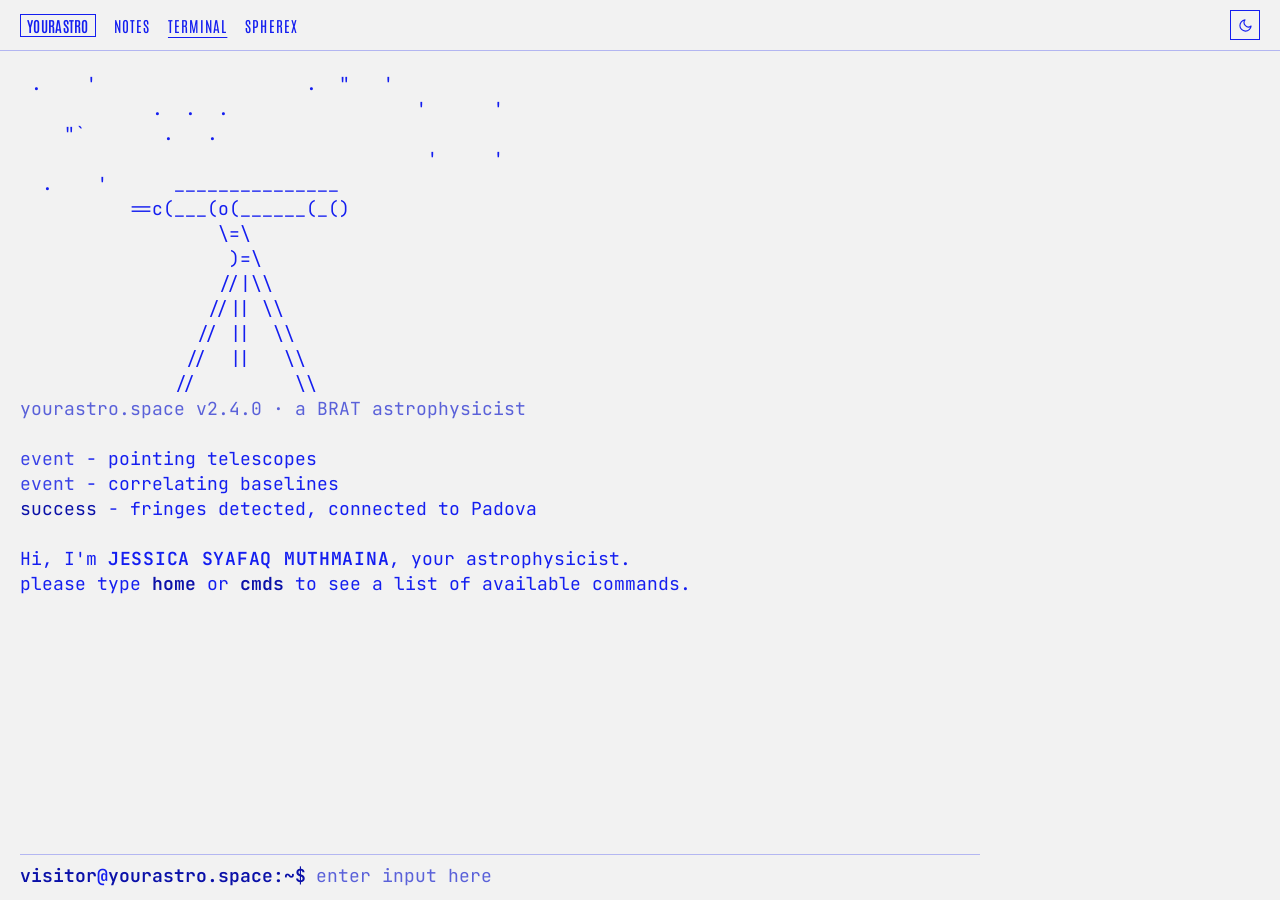
<file: terminal/index.html>
<!DOCTYPE html>
<html lang="en">
<head>
    <meta charset="UTF-8">
    <script>try{var t=localStorage.getItem("yas-theme");if(t==="dark"||t==="light")document.documentElement.dataset.theme=t}catch(e){}</script>
    <meta name="viewport" content="width=device-width, initial-scale=1.0, interactive-widget=resizes-content">
    <title>Terminal | yourastro.space</title>
    <meta name="description" content="your BRAT astrophysicist">
    <meta property="og:title" content="Jessica Syafaq Muthmaina">
    <meta property="og:description" content="your BRAT astrophysicist">
    <meta property="og:url" content="https://www.yourastro.space/terminal/">
    <link rel="canonical" href="https://www.yourastro.space/terminal/">
    <meta name="twitter:card" content="summary">
    <meta property="og:image" content="https://www.yourastro.space/img/jessica-portrait.jpg">
    <meta property="og:image:alt" content="Illustrated portrait of Jessica with teal and pink hair, holding a book in front of a telescope">
    <meta property="og:type" content="website">
    <meta name="theme-color" content="#f2f2f2">
    <link rel="icon" type="image/png" href="/img/favicon.png?v=2">
    <link rel="apple-touch-icon" href="/img/apple-touch-icon.png?v=2">
    <link rel="preconnect" href="https://fonts.googleapis.com">
    <link rel="preconnect" href="https://fonts.gstatic.com" crossorigin>
    <link href="https://fonts.googleapis.com/css2?family=Antonio:wght@400;600&family=JetBrains+Mono:wght@400;600&display=swap" rel="stylesheet">
    <link rel="stylesheet" href="/terminal/terminal.css?v=5">
</head>
<body>
    <main class="content">
        <nav class="sitebar" aria-label="yourastro.space">
            <a class="mark" href="/">yourastro</a>
            <a href="/notes/">Notes</a>
            <a href="/terminal/" aria-current="page">Terminal</a>
            <a href="/SPHEREx/">SPHEREx</a>
            <span class="spacer"></span>
            <button type="button" class="theme-toggle" aria-label="Switch to dark mode" title="Dark mode"><svg class="t-moon" viewBox="0 0 24 24" fill="none" stroke="currentColor" stroke-width="1.8" stroke-linecap="round" stroke-linejoin="round" aria-hidden="true"><path d="M21 12.8A9 9 0 1 1 11.2 3a7 7 0 0 0 9.8 9.8z"/></svg><svg class="t-sun" viewBox="0 0 24 24" fill="none" stroke="currentColor" stroke-width="1.8" stroke-linecap="round" aria-hidden="true"><circle cx="12" cy="12" r="4"/><path d="M12 2v2M12 20v2M4.9 4.9l1.4 1.4M17.7 17.7l1.4 1.4M2 12h2M20 12h2M4.9 19.1l1.4-1.4M17.7 6.3l1.4-1.4"/></svg></button>
        </nav>
        <div class="terminal" id="terminal">
<pre class="banner" aria-hidden="true"> .    '                   .  "   '
            .  .  .                 '      '
    "`       .   .
                                     '     '
  .    '      _______________
          ==c(___(o(______(_()
                  \=\
                   )=\
                  //|\\
                 //|| \\
                // ||  \\
               //  ||   \\
              //         \\</pre>
            <h1 class="sr-only">Jessica Syafaq Muthmaina, terminal portfolio</h1>
            <p class="version">yourastro.space v2.4.0 · a BRAT astrophysicist</p>
            <br>

            <div id="iterm" role="log" aria-live="polite"></div>

            <form class="inputArea" id="inputForm" autocomplete="off">
                <label class="inputLine" id="promptLabel" for="textAreaID">visitor<span class="atSymbol">@</span>yourastro.space:~$</label>
                <input type="text" id="textAreaID" placeholder="enter input here"
                       autocapitalize="off" autocorrect="off" spellcheck="false">
            </form>
        </div>
    </main>

    <!-- AstroNotes viewer: the second brain, opened inside the terminal once the quiz is passed -->
    <section class="viewer" id="viewer" hidden aria-label="AstroNotes viewer">
        <header class="viewerBar">
            <span class="viewerPath" id="viewerPath">~/second-brain</span>
            <span class="viewerActions">
                <a id="viewerExternal" href="#" target="_blank" rel="noopener">[new tab]</a>
                <button type="button" id="viewerClose">[close · esc]</button>
            </span>
        </header>
        <iframe id="viewerFrame" title="Your AstroNotes" referrerpolicy="no-referrer"></iframe>
    </section>

    <noscript>
        <div class="terminal">
            <p>This portfolio is an interactive terminal and needs JavaScript.</p>
            <p>Jessica Syafaq Muthmaina, M.Sc. student in Astrophysics and Cosmology, University of Padova.</p>
            <p><a href="https://github.com/yourastrophysicist">GitHub</a> ·
               <a href="https://www.linkedin.com/in/syafaqmuth/">LinkedIn</a> ·
               <a href="https://arxiv.org/abs/2401.12325">arXiv:2401.12325</a></p>
        </div>
    </noscript>

    <script src="/terminal/terminal.js"></script>
    <script src="/theme.js?v=2"></script>
</body>
</html>
</file>
<file: home.css>
/* yourastro.space main page.
   One-colour computer look: light grey ground, one electric blue for type, lines and images,
   compressed display capitals, small uppercase labels, flat square buttons, no shadows.
   Photos are my own, dithered to blue with an ordered (Bayer) dither in img/dither. */

:root {
    --bg: #f2f2f2;
    --panel: #fafafa;
    --blue: #141ef0;
    --blue-deep: #0a10a8;
    --blue-soft: rgba(20, 30, 240, .08);
    --blue-line: rgba(20, 30, 240, .28);
    --grey-btn: #e4e4e8;
    --grey-btn-hover: #d6d6dc;
    --surface: #ffffff;
    --display: 'Antonio', 'Arial Narrow', 'Roboto Condensed', sans-serif;
    --text: 'Inter Tight', 'Helvetica Neue', Arial, sans-serif;
    --mono: 'JetBrains Mono', ui-monospace, SFMono-Regular, Menlo, Consolas, monospace;
    color-scheme: light;
}

/* dark: the same single-blue idea on a deep blue-black (system setting, or the button) */
:root[data-theme="dark"] {
    --bg: #070b2e; --panel: #0b1038; --surface: #0f1545;
    --blue: #8a92ff; --blue-deep: #c3c7ff;
    --blue-soft: rgba(138, 146, 255, .12); --blue-line: rgba(138, 146, 255, .3);
    --grey-btn: #161d55; --grey-btn-hover: #1f2770;
    color-scheme: dark;
}

* { box-sizing: border-box; }
html { scroll-behavior: smooth; scroll-padding-top: 84px; }
body {
    margin: 0; background: var(--bg); color: var(--blue);
    font: 400 17px/1.55 var(--text);
    -webkit-font-smoothing: antialiased; overflow-x: hidden;
}
a { color: var(--blue); text-decoration-thickness: 1px; text-underline-offset: 3px; }
a:hover { color: var(--blue-deep); }
img { max-width: 100%; }
code { font: 0.9em var(--mono); background: var(--blue-soft); padding: 0.05em 0.35em; }
:focus-visible { outline: 2px solid var(--blue); outline-offset: 3px; }
::selection { background: var(--blue); color: var(--bg); }

.skip { position: absolute; left: -999px; }
.skip:focus { left: 16px; top: 12px; z-index: 30; background: var(--bg); padding: 6px 10px; border: 2px solid var(--blue); }

/* shared type */
.eyebrow {
    font: 600 12px/1.4 var(--mono); letter-spacing: .06em; text-transform: uppercase;
    text-align: center; margin: 0 0 14px;
}
.eyebrow::before { content: '[ '; opacity: .6; }
.eyebrow::after { content: ' ]'; opacity: .6; }
.eyebrow.left { text-align: left; }
.giant {
    font: 200 clamp(72px, 15vw, 210px)/0.86 var(--display); text-transform: uppercase;
    letter-spacing: -0.01em; text-align: center; margin: 0 0 28px;
}
.mid { font: 400 clamp(34px, 4.6vw, 56px)/0.98 var(--display); text-transform: uppercase; margin: 0 0 24px; }
.small-head { font: 400 15px/1.2 var(--display); letter-spacing: .06em; text-transform: uppercase; margin: 0 0 14px; }
.sub { max-width: 60ch; margin: 0 auto 48px; text-align: center; }
.center { text-align: center; margin: 40px 0 0; }
.center-text { text-align: center; }
.meta { font: 400 12px/1.4 var(--mono); text-transform: uppercase; letter-spacing: .04em; opacity: .75; margin: 4px 0 8px; }

/* buttons: flat, square, uppercase compressed */
.btn {
    display: inline-flex; align-items: center; justify-content: center; min-height: 46px;
    font: 400 17px/1 var(--display); letter-spacing: .04em; text-transform: uppercase; text-decoration: none;
    background: var(--blue); color: var(--bg); padding: 0 16px; border: 0;
}
.btn:hover { background: var(--blue-deep); color: var(--bg); }
.btn-grey { background: var(--grey-btn); color: var(--blue); }
.btn-grey:hover { background: var(--grey-btn-hover); color: var(--blue); }
.btn-sm { min-height: 34px; font-size: 14px; padding: 0 12px; }
.btns { display: flex; gap: 0; justify-content: center; flex-wrap: wrap; margin: 0; }

/* the framed first screen */
.frame {
    position: relative; margin: 0; border: 5px solid var(--blue);
    display: flex; flex-direction: column;
    height: 100vh; height: 100svh; min-height: 620px; overflow: hidden;
}
.top {
    display: grid; grid-template-columns: 1fr auto 1fr; align-items: center; gap: 16px;
    padding: 34px clamp(16px, 6vw, 92px) 18px;
}
.top nav { display: flex; justify-content: space-around; gap: 24px; }
.nav-r { display: flex; align-items: center; justify-content: flex-end; gap: 28px; }
.nav-r nav { flex: 1; }
.top nav a, footer nav a { font: 400 16px/1 var(--display); letter-spacing: .08em; text-transform: uppercase; text-decoration: none; }
.top nav a:hover, footer nav a:hover { text-decoration: underline; }

.mark {
    display: inline-grid; justify-items: center; text-decoration: none; border: 2px solid var(--blue);
    padding: 5px 7px 4px; font: 600 15px/0.9 var(--display); text-transform: uppercase; letter-spacing: .02em;
}
.mark span + span { border-top: 2px solid var(--blue); padding-top: 3px; margin-top: 3px; font-weight: 200; font-size: 17px; }
.mark:hover { background: var(--blue); color: var(--bg); }
.mark:hover span + span { border-color: var(--bg); }

.lang { display: inline-flex; flex: none; border: 1px solid var(--blue); }
.lang button { font: 600 12px/1 var(--mono); background: transparent; color: var(--blue); border: 0; padding: 7px 9px; min-height: 30px; cursor: pointer; }
.lang button[aria-pressed="true"] { background: var(--blue); color: var(--bg); }
.lang button:hover:not([aria-pressed="true"]) { background: var(--blue-soft); }
.tools { display: flex; align-items: center; gap: 8px; flex: none; }
.theme-toggle { display: inline-grid; place-items: center; width: 32px; height: 32px; padding: 0; cursor: pointer; background: transparent; color: var(--blue); border: 1px solid var(--blue); }
.theme-toggle:hover { background: var(--blue-soft); }
.theme-toggle svg { width: 16px; height: 16px; }
.theme-toggle .t-sun { display: none; }
:root[data-theme="dark"] .theme-toggle .t-sun { display: block; }
:root[data-theme="dark"] .theme-toggle .t-moon { display: none; }

/* dark mode for pictures: the dithered photos swap their two colours, duotone multiplies */
:root[data-theme="dark"] .strip-row img { filter: invert(1) hue-rotate(180deg) brightness(.92); }
:root[data-theme="dark"] .duo img { mix-blend-mode: multiply; filter: grayscale(1) contrast(1.1); }

/* command bar, sticky so it works as navigation all the way down */
.cmdbar {
    position: sticky; top: 12px; z-index: 20;
    display: flex; align-items: center; gap: 14px; width: min(720px, calc(100% - 32px)); margin: 0 auto;
    background: var(--surface); border: 0; padding: 12px 14px; cursor: pointer; text-align: left;
    font: 400 14px var(--text); color: var(--blue); box-shadow: 0 0 0 1px var(--blue-line);
}
.cmdbar:hover { box-shadow: 0 0 0 1px var(--blue); }
.cmd-glyph { font: 600 14px var(--mono); }
.cmd-text { flex: 1; opacity: .8; white-space: nowrap; overflow: hidden; text-overflow: ellipsis; }
.cmd-text b { font-weight: 500; }
.cmd-keys { display: inline-flex; align-items: center; gap: 4px; font: 400 10px var(--mono); text-transform: uppercase; letter-spacing: .06em; }
.cmdfloat {
    position: fixed; top: 10px; left: 50%; width: min(560px, calc(100% - 24px)); margin: 0; z-index: 25;
    transform: translate(-50%, -160%); transition: transform .25s ease; box-shadow: 0 0 0 1px var(--blue);
}
.cmdfloat.show { transform: translate(-50%, 0); }
kbd { font: 400 10px/1 var(--mono); border: 1px solid var(--blue-line); padding: 3px 5px; min-width: 18px; text-align: center; }

.frame > .sky {
    position: absolute; inset: 0; z-index: 0; margin: 0; overflow: hidden; pointer-events: none;
    -webkit-mask: radial-gradient(ellipse 34% 30% at 50% 36%, transparent 55%, #000 100%);
    mask: radial-gradient(ellipse 34% 30% at 50% 36%, transparent 55%, #000 100%);
    font: 400 14px/1.25 var(--mono); color: var(--blue); opacity: .32; white-space: pre;
}
.frame > .top { position: relative; z-index: 1; }
.hero { position: relative; z-index: 1; flex: none; display: grid; justify-items: center; text-align: center; padding: clamp(18px, 4vh, 48px) clamp(16px, 4vw, 48px) clamp(16px, 3vh, 32px); }
.hero h1 {
    font: 200 clamp(48px, min(9vw, 12vh), 140px)/0.92 var(--display); text-transform: uppercase; letter-spacing: -0.012em;
    margin: 0 0 clamp(14px, 2.4vh, 26px); text-wrap: balance;
}
.lede { max-width: 56ch; margin: 0 0 clamp(10px, 1.6vh, 16px); font-size: clamp(15px, 2vh, 18px); line-height: 1.5; }
.creds { list-style: none; padding: 0; margin: 0 0 clamp(14px, 2.6vh, 28px); display: flex; flex-wrap: wrap; justify-content: center; gap: 6px 18px; max-width: 70ch; }
.creds li { font: 400 12px/1.4 var(--mono); text-transform: uppercase; letter-spacing: .04em; }
.creds li::before { content: '\25AA  '; }

/* dithered strip */
.strip {
    position: relative; z-index: 1; flex: 1 1 auto; min-height: 110px; display: flex; flex-direction: column;
    margin: 0; padding: 0 clamp(12px, 3vw, 40px) clamp(10px, 2vh, 22px);
}
.strip-row { flex: 1 1 auto; min-height: 0; display: grid; grid-template-columns: repeat(4, 1fr); gap: 0; background: var(--blue); box-shadow: 0 0 0 1px var(--blue); }
.strip-row img { display: block; width: 100%; height: 100%; min-height: 0; object-fit: cover; object-position: 50% 45%; image-rendering: pixelated; }
.strip figcaption { flex: none; display: flex; justify-content: space-between; font: 400 11px var(--mono); text-transform: uppercase; letter-spacing: .06em; padding-top: 8px; }

/* page body */
.page { max-width: 1180px; margin: 0 auto; padding: 0 16px; }
.sec { padding: 120px 0 0; }

/* panels: white sheet, thin blue line, title bar like a window */
.panel { background: var(--panel); box-shadow: 0 0 0 1px var(--blue-line); }
.panel-bar {
    display: flex; justify-content: space-between; gap: 12px; align-items: center;
    padding: 9px 16px; border-bottom: 1px solid var(--blue-line);
    font: 400 11px/1.2 var(--mono); text-transform: uppercase; letter-spacing: .08em;
}
.panel-bar a { text-decoration: none; }
.panel-bar a:hover { text-decoration: underline; }

/* blue duotone for real photos: grey picture screened over blue; colour comes back on hover */
.duo { background: var(--blue); }
.duo img { filter: grayscale(1) contrast(1.15) brightness(1.05); mix-blend-mode: screen; transition: filter .25s; }
.duo:hover img, .duo:focus-within img { filter: none; mix-blend-mode: normal; }

/* about */
.about { display: grid; grid-template-columns: 1.15fr 0.85fr; gap: 64px; align-items: start; }
.about-text p { margin: 0 0 16px; max-width: 62ch; }
.carousel { margin: 0; position: sticky; top: 90px; }
.carousel .track { list-style: none; margin: 0; padding: 0; display: flex; overflow-x: auto; scroll-snap-type: x mandatory; scrollbar-width: none; }
.carousel .track::-webkit-scrollbar { display: none; }
.carousel .slide { flex: 0 0 100%; scroll-snap-align: start; }
.carousel .slide img { display: block; width: 100%; height: auto; aspect-ratio: 3 / 4; object-fit: cover; }
.carousel figcaption { display: flex; align-items: center; justify-content: space-between; gap: 8px; background: var(--bg); padding-top: 10px; }
.car-cap { display: grid; justify-items: center; font: 400 12px var(--mono); text-transform: uppercase; letter-spacing: .06em; }
.car-count { opacity: .7; }
.car-btn { font: 400 16px var(--mono); width: 40px; height: 40px; border: 0; background: var(--grey-btn); color: var(--blue); cursor: pointer; }
.car-btn:hover { background: var(--blue); color: var(--bg); }

/* spec sheet + now */
.pair { display: grid; grid-template-columns: minmax(0, 460px) minmax(0, 1fr); gap: 32px; padding-top: 96px; align-items: stretch; }
.spec-body { display: grid; grid-template-columns: 120px 1fr; gap: 20px; padding: 20px 18px 6px; }
.spec-photo { align-self: start; }
.spec-photo img { display: block; width: 120px; height: 150px; object-fit: cover; }
.spec dl { margin: 0; display: grid; align-content: start; }
.spec dl div { display: grid; grid-template-columns: 92px 1fr; gap: 8px; padding: 6px 0; border-bottom: 1px solid var(--blue-line); }
.spec dt { font: 400 11px/1.6 var(--mono); text-transform: uppercase; letter-spacing: .06em; opacity: .75; }
.spec dd { margin: 0; font-weight: 500; }
.spec-motto { margin: 0; padding: 12px 18px 16px; font: 400 11px/1.6 var(--mono); text-transform: uppercase; letter-spacing: .05em; }
.now ul { list-style: none; margin: 0; padding: 14px 20px 18px; display: grid; gap: 10px; }
.now li { padding-left: 18px; position: relative; }
.now li::before { content: '>'; position: absolute; left: 0; font: 600 14px/1.7 var(--mono); }

/* experience */
.cv { display: grid; grid-template-columns: 1fr 1fr; gap: 32px; align-items: start; }
.roles { list-style: none; margin: 0; padding: 4px 20px 8px; }
.roles li { padding: 18px 0; border-bottom: 1px solid var(--blue-line); }
.roles li:last-child { border-bottom: 0; }
.roles h3 { font: 400 22px/1.1 var(--display); text-transform: uppercase; letter-spacing: .01em; margin: 0; }
.roles p { margin: 0; font-size: 15px; line-height: 1.55; }
.roles .meta { margin: 6px 0 8px; font-size: 11px; }

.split { display: grid; grid-template-columns: 0.9fr 1.1fr; gap: 48px; margin-top: 72px; align-items: start; }
.pubs { list-style: none; padding: 0; margin: 0; display: grid; gap: 16px; }
.pubs li { background: var(--panel); box-shadow: 0 0 0 1px var(--blue-line); padding: 18px; }
.pub-title { font-weight: 500; margin: 0; line-height: 1.4; }
.pub-links { display: flex; gap: 0; flex-wrap: wrap; margin: 12px 0 0; }
.quotes { display: grid; gap: 0; }
.quotes figure { margin: 0; padding: 18px 0; border-top: 1px solid var(--blue-line); }
.quotes figure:last-child { border-bottom: 1px solid var(--blue-line); }
.quotes blockquote { margin: 0 0 10px; font-size: 16px; line-height: 1.55; }
.quotes figcaption { font: 400 11px/1.5 var(--mono); text-transform: uppercase; letter-spacing: .05em; }
.quotes figcaption b { display: block; font-weight: 600; }


/* course index: two semesters, one row per map */
.courses { display: grid; grid-template-columns: 1fr 1fr; gap: 32px; align-items: start; }
.cindex { list-style: none; margin: 0; padding: 0; }
.cindex a {
    display: grid; grid-template-columns: 56px minmax(0, 1fr) 28px; align-items: center; gap: 12px;
    padding: 14px 18px; border-bottom: 1px solid var(--blue-line); text-decoration: none; transition: background .15s, color .15s;
}
.cindex li:last-child a { border-bottom: 0; }
.ci-n { font: 200 40px/0.9 var(--display); }
.ci-t strong { display: block; font: 400 20px/1.1 var(--display); text-transform: uppercase; letter-spacing: .01em; }
.ci-t small { display: block; margin-top: 4px; font: 400 11px/1.4 var(--mono); text-transform: uppercase; letter-spacing: .04em; opacity: .75; }
.ci-go { font: 400 18px var(--mono); text-align: right; }
.cindex a:hover, .cindex a:focus-visible { background: var(--blue); color: var(--bg); }

/* ASCII computer above the contact heading */
.pc { margin: 0 auto 28px; width: fit-content; font: 400 clamp(10px, 1.4vw, 15px)/1.2 var(--mono); color: var(--blue); white-space: pre; }

/* manifesto */
.papers { display: grid; grid-template-columns: 1fr 1fr; gap: 32px; }
.tenets { list-style: none; counter-reset: t; padding: 8px 20px 14px; margin: 0; }
.tenets li { counter-increment: t; display: grid; grid-template-columns: 40px 1fr; padding: 14px 0; border-bottom: 1px solid var(--blue-line); }
.tenets li:last-child { border-bottom: 0; }
.tenets li::before { content: counter(t, decimal-leading-zero); font: 400 12px/1.9 var(--mono); grid-row: span 2; }
.tenets p { margin: 0; font-size: 18px; line-height: 1.45; font-weight: 500; }
.tenets cite { font: normal 400 11px/1.5 var(--mono); text-transform: uppercase; letter-spacing: .04em; margin-top: 6px; opacity: .75; }
.tenets cite a { color: inherit; }

/* values */
.values { display: grid; grid-template-columns: repeat(5, 1fr); gap: 0; margin: 0; box-shadow: 0 0 0 1px var(--blue-line); background: var(--panel); }
.values div { padding: 22px 18px 24px; border-left: 1px solid var(--blue-line); }
.values div:first-child { border-left: 0; }
.values dt { font: 200 40px/1 var(--display); text-transform: uppercase; margin-bottom: 14px; }
.values dd { margin: 0; font-size: 15px; line-height: 1.5; }

/* terminal */
.term { border: 5px solid var(--blue); background: var(--bg); }
.term-bar { display: grid; grid-template-columns: auto 1fr auto; align-items: center; gap: 14px; padding: 8px 12px; background: var(--blue); color: var(--bg); font: 400 12px/1.2 var(--mono); }
.term-dots { display: flex; gap: 6px; }
.term-dots i { width: 11px; height: 11px; border: 1.5px solid var(--bg); }
.term-dots i:first-child { background: var(--bg); }
.term-title { text-align: center; letter-spacing: .04em; white-space: nowrap; overflow: hidden; text-overflow: ellipsis; }
.term-full { color: var(--bg); text-decoration: none; text-transform: uppercase; letter-spacing: .06em; border: 1px solid var(--bg); padding: 4px 8px; }
.term-full:hover { background: var(--bg); color: var(--blue); }
.term iframe { display: block; width: 100%; height: min(560px, 68vh); border: 0; background: var(--bg); }
.term-status { display: flex; justify-content: space-between; gap: 12px; padding: 6px 12px; border-top: 1px solid var(--blue-line); font: 400 11px/1.4 var(--mono); text-transform: uppercase; letter-spacing: .05em; }

/* faq */
.faq { max-width: 860px; margin: 0 auto; border-top: 1px solid var(--blue-line); }
.faq details { border-bottom: 1px solid var(--blue-line); }
.faq summary { cursor: pointer; list-style: none; padding: 20px 4px; font: 400 22px/1.15 var(--display); text-transform: uppercase; display: flex; justify-content: space-between; gap: 16px; }
.faq summary::-webkit-details-marker { display: none; }
.faq summary::after { content: '+'; font: 400 18px/1.2 var(--mono); }
.faq details[open] summary::after { content: '\2212'; }
.faq summary:hover { background: var(--blue-soft); }
.faq details p { margin: 0; padding: 0 4px 22px; max-width: 70ch; }

/* contact */
.cta { padding-bottom: 120px; }
.cta .btns { margin-bottom: 48px; }
.elsewhere { list-style: none; padding: 0; margin: 0 auto; display: flex; flex-wrap: wrap; justify-content: center; gap: 8px; max-width: 820px; }

/* footer */
footer { border-top: 5px solid var(--blue); padding: 0 0 36px; }
.ticker { overflow: hidden; white-space: nowrap; border-bottom: 1px solid var(--blue-line); font: 400 13px/44px var(--mono); text-transform: uppercase; letter-spacing: .04em; }
.ticker:hover .ticker-track { animation-play-state: paused; }
.ticker-track { display: inline-flex; gap: 22px; padding-left: 22px; animation: ticker 50s linear infinite; }
.ticker i { font-style: normal; opacity: .5; }
.ticker-track > span[aria-hidden] { display: contents; }
@keyframes ticker { to { transform: translateX(-50%); } }
.foot-row { max-width: 1180px; margin: 0 auto; padding: 32px 16px 20px; display: flex; align-items: center; justify-content: space-between; gap: 24px; flex-wrap: wrap; }
footer nav { display: flex; gap: 20px; flex-wrap: wrap; }
footer > p { max-width: 1180px; margin: 0 auto; padding: 0 16px; font: 400 11px/1.6 var(--mono); text-transform: uppercase; letter-spacing: .04em; opacity: .75; }
.icons { display: flex; gap: 6px; list-style: none; padding: 0; margin: 0; }
.icons a { display: block; width: 36px; height: 36px; background: var(--grey-btn); position: relative; }
.icons a::after { content: ''; position: absolute; inset: 9px; background: var(--blue); -webkit-mask: var(--icon) center / contain no-repeat; mask: var(--icon) center / contain no-repeat; }
.icons a:hover { background: var(--blue); }
.icons a:hover::after { background: var(--bg); }

/* jump palette */
.cmdk {
    width: min(620px, calc(100% - 32px)); max-height: min(560px, 80vh); padding: 0; border: 0;
    background: var(--surface); color: var(--blue); box-shadow: 0 0 0 1px var(--blue);
    margin: 12vh auto auto;
}
.cmdk::backdrop { background: color-mix(in srgb, var(--bg) 70%, transparent); backdrop-filter: blur(3px); }
.cmdk-form { display: flex; align-items: center; gap: 10px; padding: 12px 14px; border-bottom: 1px solid var(--blue-line); }
.cmdk-label { font: 600 14px var(--mono); }
.cmdk input { flex: 1; border: 0; outline: 0; font: 400 17px var(--text); color: var(--blue); background: transparent; min-width: 0; }
.cmdk input::placeholder { color: var(--blue); opacity: .45; }
.cmdk-esc { font: 400 10px var(--mono); text-transform: uppercase; border: 1px solid var(--blue-line); background: transparent; color: var(--blue); padding: 4px 6px; cursor: pointer; }
.cmdk-list { list-style: none; margin: 0; padding: 6px; max-height: 420px; overflow: auto; }
.cmdk-list a { display: flex; justify-content: space-between; gap: 12px; padding: 10px 12px; text-decoration: none; font: 400 18px/1.1 var(--display); text-transform: uppercase; letter-spacing: .03em; }
.cmdk-list small { font: 400 11px/1.6 var(--mono); text-transform: lowercase; opacity: .6; }
.cmdk-list a:hover, .cmdk-list a.on { background: var(--blue); color: var(--bg); }

/* tablet */
@media (max-width: 960px) {
    .about, .cv, .split, .papers, .pair, .courses { grid-template-columns: 1fr; }
    .carousel { position: static; max-width: 460px; margin: 0 auto; width: 100%; }
    .values { grid-template-columns: 1fr 1fr; }
    .values div { border-left: 0; border-top: 1px solid var(--blue-line); }
    .values div:nth-child(-n+2) { border-top: 0; }
    .values div:nth-child(even) { border-left: 1px solid var(--blue-line); }
    .values div:last-child { grid-column: 1 / -1; border-left: 0; }
    .sec { padding-top: 96px; }
}

/* phone */
@media (max-width: 640px) {
    body { font-size: 16px; }
    .frame { border-width: 4px; }
    .top { display: flex; flex-wrap: wrap; align-items: center; padding: 14px 12px 10px; row-gap: 12px; column-gap: 0; }
    .mark { order: 1; }
    .top .nav-r, .top .nav-l, .top .nav-r nav { display: contents; }
    .tools { order: 2; margin-left: auto; }
    .top::after { content: ''; order: 3; flex-basis: 100%; }
    .top nav a { order: 4; flex: 1 1 auto; text-align: center; font-size: 14px; letter-spacing: .05em; }
    .creds { gap: 2px 12px; }
    .creds li { font-size: 10.5px; }
    .strip-row { grid-template-columns: 1fr 1fr; }
    .strip-row img:nth-child(-n+2) { display: none; }
    .strip-row img { image-rendering: auto; }
    .ci-n { font-size: 32px; }
    .cindex a { grid-template-columns: 42px minmax(0, 1fr) 20px; padding: 12px 14px; }
    .ci-t strong { font-size: 18px; }
    .cmdbar { top: 8px; padding: 10px 12px; }
    .cmd-keys { display: none; }
    .hero { padding: 14px 12px 12px; }
    .hero h1 { font-size: clamp(44px, min(16vw, 8.5vh), 72px); }
    .eyebrow { font-size: 10.5px; }
    .frame { min-height: 560px; }
    .giant { font-size: clamp(64px, 22vw, 110px); }
    .sec { padding-top: 80px; }
    .pair { padding-top: 72px; }
    .spec-body { grid-template-columns: 92px 1fr; gap: 14px; }
    .spec-photo img { width: 92px; height: 115px; }
    .spec dl div { grid-template-columns: 78px 1fr; }
    .roles { padding: 0 14px 4px; }
    .frame > .sky { font-size: 12px; }
    .term { border-width: 4px; }
    .term-title { display: none; }
    .term-status span:last-child { display: none; }
    .values { grid-template-columns: 1fr; }
    .values div:nth-child(n) { border-left: 0; border-top: 1px solid var(--blue-line); grid-column: auto; }
    .values div:first-child { border-top: 0; }
    .tenets { padding: 4px 14px 10px; }
    .tenets li { grid-template-columns: 30px 1fr; }
    .tenets p { font-size: 17px; }
    .term iframe { height: 70vh; }
    .faq summary { font-size: 19px; }
    .foot-row { justify-content: center; }
    footer nav { justify-content: center; }
    footer > p { text-align: center; }
}

/* short phones: give the photos room */
@media (max-width: 640px) and (max-height: 700px) {
    .creds { display: none; }
    .hero h1 { font-size: clamp(40px, 13vw, 60px); }
}

@media (prefers-reduced-motion: reduce) {
    html { scroll-behavior: auto; }
    .ticker-track { animation: none; }
    .duo img { transition: none; }
}
</file>
<file: PPIItalia/ppi.css>
/* yourastro.space/PPIItalia. Loaded after /home.css, which gives this page the same frame,
   header, command bar, jump menu, buttons, labels, footer and light/dark colours as the main page.
   This file only adds what a long document needs: the contents rail, missions, tables, references. */

:root { --ink: #121a8a; }
:root[data-theme="dark"] { --ink: #d9dcff; }

/* the framed first screen here holds only the hero, so it sizes to its content */
.frame { height: auto; min-height: 0; }
.ppi-hero { padding: clamp(40px, 7vh, 88px) clamp(16px, 4vw, 48px) clamp(40px, 6vh, 72px); }
.ppi-hero h1 { max-width: 14ch; margin-left: auto; margin-right: auto; }
.ppi-hero .btns { margin-bottom: 22px; }
.motto { font: 400 12px/1.4 var(--mono); text-transform: uppercase; letter-spacing: .06em; margin: 0; opacity: .8; }

/* document: contents rail on the left, text on the right */
.page { padding-top: 96px; }
.doc { display: grid; grid-template-columns: 240px minmax(0, 1fr); gap: 56px; align-items: start; color: var(--ink); font-size: 17px; line-height: 1.65; }
.doc[hidden] { display: none; }
.toc { position: sticky; top: 76px; color: var(--blue); background: var(--panel); box-shadow: 0 0 0 1px var(--blue-line); }
.toc-label { margin: 0; padding: 9px 14px; border-bottom: 1px solid var(--blue-line); font: 400 11px/1.2 var(--mono); text-transform: uppercase; letter-spacing: .08em; }
.toc-label::before { content: '[ '; opacity: .6; }
.toc-label::after { content: ' ]'; opacity: .6; }
.toc ol { list-style: none; margin: 0; padding: 0; counter-reset: c; }
.toc li { counter-increment: c; border-bottom: 1px solid var(--blue-line); }
.toc a { display: grid; grid-template-columns: 30px 1fr; padding: 10px 14px; text-decoration: none; font: 400 17px/1.15 var(--display); text-transform: uppercase; letter-spacing: .03em; }
.toc a::before { content: counter(c, decimal-leading-zero); font: 400 11px/1.6 var(--mono); }
.toc a:hover { background: var(--blue); color: var(--bg); }
.toc-src { margin: 0; padding: 10px 14px 12px; font: 400 11px/1.5 var(--mono); text-transform: uppercase; letter-spacing: .04em; }

.d-body { max-width: 760px; }
.d-note { font: 400 12px/1.6 var(--mono); color: var(--blue); background: var(--panel); box-shadow: 0 0 0 1px var(--blue-line); padding: 12px 14px; margin: 0 0 56px; }
.d-body > p { margin: 0 0 16px; }

/* each part opens like a main page section: bracketed number, then a giant compressed title */
.d-body { counter-reset: part; }
.d-h2 {
    counter-increment: part;
    font: 200 clamp(56px, 8vw, 112px)/0.88 var(--display); text-transform: uppercase; letter-spacing: -0.01em;
    color: var(--blue); margin: 96px 0 28px;
}
.d-h2::before { content: '[ ' counter(part, decimal-leading-zero) ' ]'; display: block; margin-bottom: 12px; font: 600 12px/1.4 var(--mono); letter-spacing: .06em; }
.d-note + .d-h2 { margin-top: 0; }
.d-h3 { font: 400 28px/1.1 var(--display); text-transform: uppercase; letter-spacing: .02em; color: var(--blue); margin: 44px 0 12px; }
.d-h4 { font: 600 18px/1.3 var(--text); color: var(--blue); margin: 28px 0 8px; }
.d-lead { font: 600 12px/1.5 var(--mono); text-transform: uppercase; letter-spacing: .06em; color: var(--blue); margin: -12px 0 28px; }
.d-list { margin: 0 0 16px; padding-left: 20px; }
.d-list li { margin-bottom: 6px; }
.d-list li::marker { color: var(--blue); }

/* missions sit in one panel, like the experience lists on the main page */
.mission { display: grid; grid-template-columns: 72px minmax(0, 1fr); gap: 18px; padding: 24px 20px; background: var(--panel); box-shadow: 0 0 0 1px var(--blue-line); margin-top: 1px; }
.m-num { font: 200 72px/0.85 var(--display); color: var(--blue); }
.m-body h4 { font: 400 22px/1.15 var(--display); text-transform: uppercase; letter-spacing: .01em; color: var(--blue); margin: 0 0 8px; }
.m-body p { margin: 0 0 10px; }
.m-body ul { margin: 0; padding-left: 18px; }
.m-body li { margin-bottom: 8px; font-size: 16px; }
.m-body li::marker { color: var(--blue); }
.mission + .d-h3 { margin-top: 56px; }

/* tables in panels */
.tbl { margin: 8px 0 24px; overflow-x: auto; box-shadow: 0 0 0 1px var(--blue-line); background: var(--panel); }
.doc table { width: 100%; border-collapse: collapse; font-size: 15px; line-height: 1.45; }
.doc th { text-align: left; vertical-align: bottom; font: 400 11px/1.4 var(--mono); text-transform: uppercase; letter-spacing: .06em; color: var(--blue); padding: 10px 12px; border-bottom: 1px solid var(--blue); }
.doc td { vertical-align: top; padding: 10px 12px; border-bottom: 1px solid var(--blue-line); }
.doc tbody tr:last-child td { border-bottom: 0; }
.doc td.num { font: 200 30px/1 var(--display); color: var(--blue); width: 60px; }
.t2 th.against, .t2 td.against { width: 50%; }
.t2 td.against { color: var(--blue); }
.t2 td.against::before { content: '\2715  '; font-family: var(--mono); font-size: 12px; }
.t2 td.for::before { content: '\2713  '; font-family: var(--mono); font-size: 12px; color: var(--blue); }

.refs { margin: 0; padding-left: 26px; font-size: 14px; line-height: 1.55; }
.refs li { margin-bottom: 10px; overflow-wrap: anywhere; }
.refs li::marker { font-family: var(--mono); color: var(--blue); }
.d-top { margin: 48px 0 0; font: 400 12px var(--mono); text-transform: uppercase; letter-spacing: .06em; }

footer { margin-top: 120px; }

/* iPad: the contents rail becomes a row of buttons above the text */
@media (max-width: 1000px) {
    .doc { grid-template-columns: 1fr; gap: 28px; }
    .toc { position: static; background: none; box-shadow: none; }
    .toc-label { border: 0; padding: 0 0 10px; }
    .toc ol { display: flex; flex-wrap: wrap; gap: 6px; }
    .toc li { border: 0; }
    .toc a { display: inline-flex; gap: 6px; padding: 8px 12px; background: var(--grey-btn); font-size: 15px; }
    .toc a::before { font-size: 10px; line-height: 1.8; }
    .toc-src { padding: 10px 0 0; }
    .d-body { max-width: none; }
}

/* phone: tables become stacked cards */
@media (max-width: 640px) {
    .page { padding-top: 56px; }
    .doc { font-size: 16px; }
    .d-h2 { font-size: clamp(48px, 15vw, 72px); margin-top: 72px; }
    .mission { grid-template-columns: 44px minmax(0, 1fr); gap: 12px; padding: 18px 14px; }
    .m-num { font-size: 48px; }
    .tbl { overflow: visible; box-shadow: none; background: none; }
    .doc table, .doc tbody, .doc tr, .doc td { display: block; width: 100%; }
    .doc thead { position: absolute; left: -9999px; }
    .doc tr { background: var(--panel); box-shadow: 0 0 0 1px var(--blue-line); margin-bottom: 10px; padding: 6px 0; }
    .doc td { border: 0; padding: 4px 12px; }
    .doc td::before { content: attr(data-label); display: block; font: 400 10px/1.5 var(--mono); text-transform: uppercase; letter-spacing: .06em; color: var(--blue); opacity: .8; }
    .doc td.num { width: auto; font-size: 32px; }
    .t2 td.against::before, .t2 td.for::before { content: attr(data-label); font-size: 10px; }
}

/* the Google Docs link under the contents is a plain link, not a numbered row */
.toc .toc-src a { display: inline; padding: 0; font: inherit; text-transform: inherit; letter-spacing: inherit; text-decoration: underline; text-underline-offset: 3px; }
.toc .toc-src a::before { content: none; }
.toc .toc-src a:hover { background: none; color: var(--blue-deep); }

/* short version above the full document: mission tabs and promises you can open, readable on a phone in two minutes */
.quick { color: var(--ink); margin: 0 0 96px; }
.quick[hidden] { display: none; }
.quick strong { font-weight: 700; color: var(--blue); }
.q-eyebrow { margin: 0 0 12px; font: 600 12px/1.4 var(--mono); letter-spacing: .06em; text-transform: uppercase; color: var(--blue); }
.q-h { font: 200 clamp(44px, 6.5vw, 88px)/0.9 var(--display); text-transform: uppercase; color: var(--blue); margin: 0 0 18px; max-width: 16ch; }
.q-lede { font-size: 19px; line-height: 1.5; max-width: 46ch; margin: 0 0 32px; }
.q-hint, .q-ph span { font: 400 11px/1.4 var(--mono); text-transform: uppercase; letter-spacing: .06em; color: var(--blue); opacity: .75; }
.q-hint { margin: 0 0 8px; }

.q-tabs { display: grid; grid-template-columns: minmax(220px, 300px) minmax(0, 1fr); grid-template-rows: auto 1fr; column-gap: 1px; }
.q-hint { grid-column: 1 / -1; }
.q-list { display: flex; flex-direction: column; gap: 1px; }
.q-list button { display: grid; grid-template-columns: 44px 1fr; align-items: baseline; gap: 6px; text-align: left; cursor: pointer;
    border: 0; padding: 16px 16px; background: var(--panel); box-shadow: 0 0 0 1px var(--blue-line); color: var(--blue);
    font: 400 19px/1.15 var(--display); text-transform: uppercase; letter-spacing: .02em; transition: background .15s, color .15s; }
.qt-n { font: 400 12px/1.6 var(--mono); }
.q-list button:hover { background: var(--grey-btn); }
.q-list button[aria-selected="true"] { background: var(--blue); color: var(--bg); }
.q-list button:focus-visible { outline: 2px solid var(--blue); outline-offset: 2px; }
.q-panel { background: var(--panel); box-shadow: 0 0 0 1px var(--blue-line); padding: 26px 28px 24px; animation: qin .25s ease; }
.q-panel[hidden] { display: none; }
.q-panel .q-tag { margin: 0; font: 400 11px/1.4 var(--mono); text-transform: uppercase; letter-spacing: .06em; color: var(--blue); }
.q-panel h3 { font: 600 clamp(28px, 3.2vw, 40px)/1.08 var(--display); text-transform: uppercase; color: var(--blue); margin: 10px 0 16px; max-width: 22ch; }
.q-panel > p:not(.q-tag) { margin: 0 0 18px; font-size: 17px; line-height: 1.6; max-width: 58ch; }
.q-more { font: 400 12px/1.4 var(--mono); text-transform: uppercase; letter-spacing: .06em; }
@keyframes qin { from { transform: translateY(6px); } to { transform: none; } }
.q-nav { display: flex; justify-content: space-between; gap: 12px; margin-top: 22px; padding-top: 16px; border-top: 1px solid var(--blue-line); }
.q-step { cursor: pointer; border: 0; padding: 10px 14px; min-height: 44px; background: var(--grey-btn); color: var(--blue);
    font: 400 12px/1.4 var(--mono); text-transform: uppercase; letter-spacing: .06em; }
.q-step:hover { background: var(--grey-btn-hover); }
.q-step:last-child { background: var(--blue); color: var(--bg); }
.q-step:focus-visible { outline: 2px solid var(--blue); outline-offset: 2px; }

.q-promise { margin-top: 24px; padding: 20px; background: var(--blue); color: var(--bg); }
.q-ph { margin: 0 0 14px; font: 600 12px/1.4 var(--mono); text-transform: uppercase; letter-spacing: .06em; }
.q-ph span { color: inherit; margin-left: 8px; font-weight: 400; }
.q-promise ol { list-style: none; margin: 0; padding: 0; display: grid; grid-template-columns: repeat(5, minmax(0, 1fr)); gap: 10px; }
.q-promise details { height: 100%; border: 1px solid rgba(255,255,255,.35); padding: 12px; }
.q-promise details[open] { background: rgba(255,255,255,.12); }
.q-promise summary { cursor: pointer; list-style: none; display: flex; flex-direction: column; gap: 6px; font-size: 15px; line-height: 1.4; }
.q-promise summary::-webkit-details-marker { display: none; }
.q-promise summary::after { content: '+'; font: 400 14px var(--mono); opacity: .7; }
.q-promise details[open] summary::after { content: '\2212'; }
.q-promise .pr-n { color: inherit; font: 600 30px/1 var(--display); text-transform: uppercase; }
.q-promise details p { margin: 10px 0 0; font: 400 12px/1.5 var(--mono); }
.q-promise summary:focus-visible { outline: 2px solid var(--bg); outline-offset: 3px; }
.q-btns { margin-top: 24px; justify-content: flex-start; }

@media (max-width: 1000px) { .q-promise ol { grid-template-columns: repeat(2, minmax(0, 1fr)); } }
@media (max-width: 720px) {
    .quick { margin-bottom: 64px; }
    .q-lede { font-size: 17px; }
    .q-tabs { grid-template-columns: 1fr; }
    .q-list { display: grid; grid-template-columns: 1fr 1fr; margin-bottom: 1px; }
    .q-list button { grid-template-columns: 1fr; gap: 4px; align-content: start; min-height: 88px; font-size: 16px; padding: 12px; }
    .q-panel { padding: 20px 16px; }
    .q-promise ol { grid-template-columns: 1fr; }
}
@media (prefers-reduced-motion: reduce) { .q-panel { animation: none; } .q-list button { transition: none; } }

/* short version, story pass: the tabs read as stages of one journey, the panel shows how far along it is */
.q-lede + .q-lede { margin-top: -18px; }
.q-list button { font-size: 24px; }
.q-list button[aria-selected="true"] ~ button .qt-n { opacity: .55; }
.q-progress { height: 3px; background: var(--blue-line); margin: -26px -28px 22px; }
.q-progress span { display: block; height: 100%; background: var(--blue); transition: width .3s ease; }
.q-panel h3 { font-weight: 400; }
.q-also { padding-left: 14px; border-left: 2px solid var(--blue); color: var(--blue); }
.q-promise summary { flex-direction: column; }
.q-promise .pr-n { font: 200 44px/1 var(--display); }
.q-promise .pr-t { font-size: 15px; line-height: 1.45; }
.q-pnote { margin: 16px 0 0; font-size: 14px; line-height: 1.5; opacity: .85; max-width: 70ch; }
@media (max-width: 720px) {
    .q-list button { font-size: 20px; min-height: 76px; }
    .q-progress { margin: -20px -16px 18px; }
}
@media (prefers-reduced-motion: reduce) { .q-progress span { transition: none; } }
.q-h { font-size: clamp(40px, 5.2vw, 72px); max-width: 20ch; }
</file>
<file: terminal/terminal.css>
/* Jessica Syafaq Muthmaina, terminal portfolio
   Layout after github.com/jackb1434/Terminal-Portfolio.
   Colours match the main page: light grey ground, one electric blue, a deeper blue for
   commands and headings, red only for errors. */

:root {
    --bg: #f2f2f2;
    --bg-soft: rgba(20, 30, 240, .28);
    --fg: #141ef0;
    --gray: #5a61d9;
    --red: #c8102e;
    --green: #0a10a8;
    --lime: #0a10a8;
    --yellow: #141ef0;
    --blue: #141ef0;
    --pink: #3a42e6;
    color-scheme: light;
}

:root[data-theme="dark"] {
    --bg: #070b2e; --bg-soft: rgba(138, 146, 255, .3); --fg: #b3b8ff; --gray: #8a90d8;
    --red: #ff6b81; --green: #c3c7ff; --lime: #c3c7ff; --yellow: #b3b8ff; --blue: #8a92ff; --pink: #a3a9ff;
    color-scheme: dark;
}

::selection { background: var(--fg); color: var(--bg); }

/* top bar with the other pages; hidden when the terminal sits inside the main page */
.sitebar {
    flex: none; display: flex; align-items: center; gap: 18px; flex-wrap: wrap;
    padding: 10px 20px; border-bottom: 1px solid var(--bg-soft);
    font: 400 15px/1 'Antonio', 'Arial Narrow', sans-serif; letter-spacing: .07em; text-transform: uppercase;
}
.sitebar a { color: var(--blue); text-decoration: none; }
.sitebar a:hover, .sitebar a[aria-current] { text-decoration: underline; text-underline-offset: 4px; }
.sitebar .mark { border: 1.5px solid var(--blue); padding: 3px 6px; font-weight: 600; letter-spacing: .02em; }
.sitebar .spacer { flex: 1; }
.embedded .sitebar { display: none; }
.theme-toggle { display: inline-grid; place-items: center; width: 30px; height: 30px; padding: 0; cursor: pointer; background: transparent; color: var(--blue); border: 1px solid var(--blue); }
.theme-toggle svg { width: 15px; height: 15px; }
.theme-toggle .t-sun { display: none; }
:root[data-theme="dark"] .theme-toggle .t-sun { display: block; }
:root[data-theme="dark"] .theme-toggle .t-moon { display: none; }
@media (max-width: 600px) { .sitebar { padding: 8px 16px; gap: 12px; font-size: 14px; } }

* {
    box-sizing: border-box;
}

html,
body {
    padding: 0;
    margin: 0;
    height: 100%;
    overflow: hidden;
    background-color: var(--bg);
    color: var(--fg);
}

p,
pre,
h1 {
    margin: 0;
}

.sr-only {
    position: absolute;
    width: 1px;
    height: 1px;
    overflow: hidden;
    clip-path: inset(50%);
    white-space: nowrap;
}

/* The shell tracks the visible viewport. Output scrolls in the top part and the
   prompt is pinned to the bottom, so it sits right above a phone keyboard. */
.content {
    position: fixed;
    top: var(--vv-top, 0px);
    left: 0;
    right: 0;
    height: var(--vv-height, 100dvh);
    display: flex;
    flex-direction: column;
    overflow: hidden;
    animation-name: fadeIn;
    animation-duration: 1s;
}

.terminal {
    flex: 1 1 auto;
    min-height: 0;
    overflow-y: auto;
    overscroll-behavior: contain;
    padding: 20px 20px 0;
    display: flex;
    flex-direction: column;
}

.terminal > * {
    flex-shrink: 0;
}

#iterm {
    margin-bottom: 8px;
}

.terminal,
.inputArea {
    width: 100%;
    max-width: 1000px;
    font-size: 18px;
    line-height: 25px;
    text-align: left;
    font-weight: 400;
    font-family: 'JetBrains Mono', ui-monospace, SFMono-Regular, Menlo, Consolas, monospace;
    overflow-wrap: anywhere;
}

.banner {
    font-family: 'JetBrains Mono', ui-monospace, monospace;
    color: var(--fg);
    overflow: hidden;
}

.version {
    color: var(--gray);
}

/* ---------- output ---------- */

#iterm p {
    min-height: 25px;
}

.event {
    color: var(--pink);
}

.error {
    color: var(--red);
}

.success {
    color: var(--green);
}

.title {
    color: var(--blue);
    font-weight: 600;
    text-transform: uppercase;
    letter-spacing: .04em;
}

.key {
    color: var(--yellow);
}

.dim {
    color: var(--gray);
}

.echo {
    color: var(--fg);
}

/* "command - description" rows */
.row {
    display: grid;
    grid-template-columns: 13ch 1fr;
    column-gap: 1ch;
}

.row.wide {
    grid-template-columns: 19ch 1fr;
}

.indent {
    padding-left: 2ch;
}

.sub {
    padding-left: 5ch;
}

.hang {
    padding-left: 5ch;
    text-indent: -5ch;
}

.terminal a {
    color: var(--blue);
    text-decoration: underline;
}

.terminal a:hover,
.terminal a:focus-visible {
    color: var(--green);
}

/* icon-only links, tinted through a mask so they follow the theme */
.icons {
    display: flex;
    flex-wrap: wrap;
    gap: 18px;
    margin: 6px 0;
}

.terminal a.icon {
    display: block;
    width: 28px;
    height: 28px;
    background-color: var(--blue);
    -webkit-mask: var(--icon) center / contain no-repeat;
    mask: var(--icon) center / contain no-repeat;
}

.terminal a.icon:hover,
.terminal a.icon:focus-visible {
    background-color: var(--green);
}

/* clickable command names */
.cmd {
    font: inherit;
    font-weight: 600;
    color: var(--lime);
    background: none;
    border: none;
    padding: 0;
    margin: 0;
    cursor: pointer;
    text-align: left;
}

.cmd:hover,
.cmd:focus-visible {
    text-decoration: underline;
    outline: none;
}

.portrait img {
    display: block;
    width: 160px;
    height: 160px;
    border-radius: 0;
    border: 1px solid var(--blue);
    margin: 4px 0 10px;
}

.bannerArt img {
    display: block;
    width: 100%;
    max-width: 760px;
    height: auto;
    border-radius: 0;
    margin: 6px 0;
}

.figures {
    display: grid;
    grid-template-columns: repeat(2, minmax(0, 1fr));
    gap: 12px;
    margin: 6px 0;
    max-width: 760px;
}

.figures figure {
    margin: 0;
}

.figures img {
    display: block;
    width: 100%;
    height: auto;
    border: 1px solid var(--bg-soft);
    background: #fff;
}

.figures figcaption {
    color: var(--gray);
    font-size: 14px;
}

/* ---------- input ---------- */

.inputArea {
    display: flex;
    flex-direction: row;
    flex-wrap: wrap;
    gap: 0 10px;
    border: none;
    border-top: 1px solid var(--bg-soft);
    outline: none;
    margin: 0;
    /* pinned to the bottom of the terminal, like a prompt waiting for input */
    position: sticky;
    bottom: 0;
    margin-top: auto;
    background-color: var(--bg);
    padding: 8px 0 calc(12px + env(safe-area-inset-bottom));
}

.atSymbol {
    color: var(--blue);
}

.inputLine {
    color: var(--lime);
    font-weight: 600;
    white-space: nowrap;
}

.inputArea input {
    flex: 1 1 12ch;
    min-width: 0;
    font: inherit;
    color: var(--fg);
    caret-color: var(--fg);
    background-color: transparent;
    border: none;
    outline: none;
    padding: 0;
}

.inputArea input::placeholder {
    color: var(--gray);
    opacity: 1;
}

/* keyboard-overlay layout: the prompt flows after the output, with room below
   it so it can rest in the upper half of the screen, clear of the keyboard */
.kb-overlay .inputArea {
    position: static;
    margin-top: 0;
    border-top: none;
    padding: 0 0 70vh;
}

/* ---------- AstroNotes viewer ---------- */

.viewer {
    position: fixed;
    inset: 0;
    z-index: 10;
    display: flex;
    flex-direction: column;
    background: var(--bg);
    font-family: 'JetBrains Mono', ui-monospace, monospace;
    font-weight: 400;
    font-size: 16px;
    animation: fadeIn 0.3s;
}

.viewer[hidden] {
    display: none;
}

.viewerBar {
    display: flex;
    flex-wrap: wrap;
    justify-content: space-between;
    gap: 4px 16px;
    padding: 10px 20px;
    border-bottom: 1px solid var(--bg-soft);
}

.viewerPath {
    color: var(--lime);
    overflow-wrap: anywhere;
}

.viewerActions {
    display: flex;
    gap: 16px;
}

.viewerActions a,
.viewerActions button {
    font: inherit;
    color: var(--blue);
    background: none;
    border: none;
    padding: 0;
    cursor: pointer;
    text-decoration: none;
}

.viewerActions a:hover,
.viewerActions button:hover,
.viewerActions a:focus-visible,
.viewerActions button:focus-visible {
    color: var(--green);
    text-decoration: underline;
    outline: none;
}

.viewer iframe {
    flex: 1;
    width: 100%;
    border: none;
    background: #fff;
}

/* ---------- motion & small screens ---------- */

@keyframes fadeIn {
    from { opacity: 0; }
    to { opacity: 1; }
}

@media (prefers-reduced-motion: reduce) {
    .content,
    .viewer {
        animation: none;
    }
}

@media (max-width: 600px) {
    .terminal,
    .inputArea {
        font-size: 14px;
        line-height: 21px;
    }

    .terminal {
        padding: 16px 16px 0;
    }

    .inputArea {
        padding: 8px 0 calc(10px + env(safe-area-inset-bottom));
    }

    .kb-overlay .inputArea {
        padding: 0 0 70vh;
    }

    #iterm p {
        min-height: 21px;
    }

    /* keep the input at 16px so iOS doesn't zoom on focus */
    .inputArea input {
        font-size: 16px;
    }

    .row,
    .row.wide {
        grid-template-columns: 11ch 1fr;
    }

    .viewer {
        font-size: 14px;
    }

    .viewerBar {
        padding: 10px 16px;
    }
}

/* ---------- embedded in the main page ----------
   Sits inside the blue window frame there, so it gets a calmer type size, a smaller banner,
   and a prompt line that reads like the status bar of that window. */
.embedded .terminal,
.embedded .inputArea {
    font-size: 15px;
    line-height: 22px;
}
.embedded .terminal { padding: 14px 18px 0; }
.embedded .banner { font-size: 11px; line-height: 13px; opacity: .85; }
.embedded #iterm p { min-height: 22px; }
.embedded .inputArea {
    border-top: 1px solid var(--bg-soft);
    padding: 10px 0 12px;
}
.embedded .inputArea input::placeholder { opacity: .7; }
@media (max-width: 600px) {
    .embedded .terminal, .embedded .inputArea { font-size: 13px; line-height: 19px; }
    .embedded .terminal { padding: 10px 12px 0; }
    .embedded .banner { font-size: 8px; line-height: 10px; }
    .embedded .inputArea input { font-size: 16px; }
}
</file>
